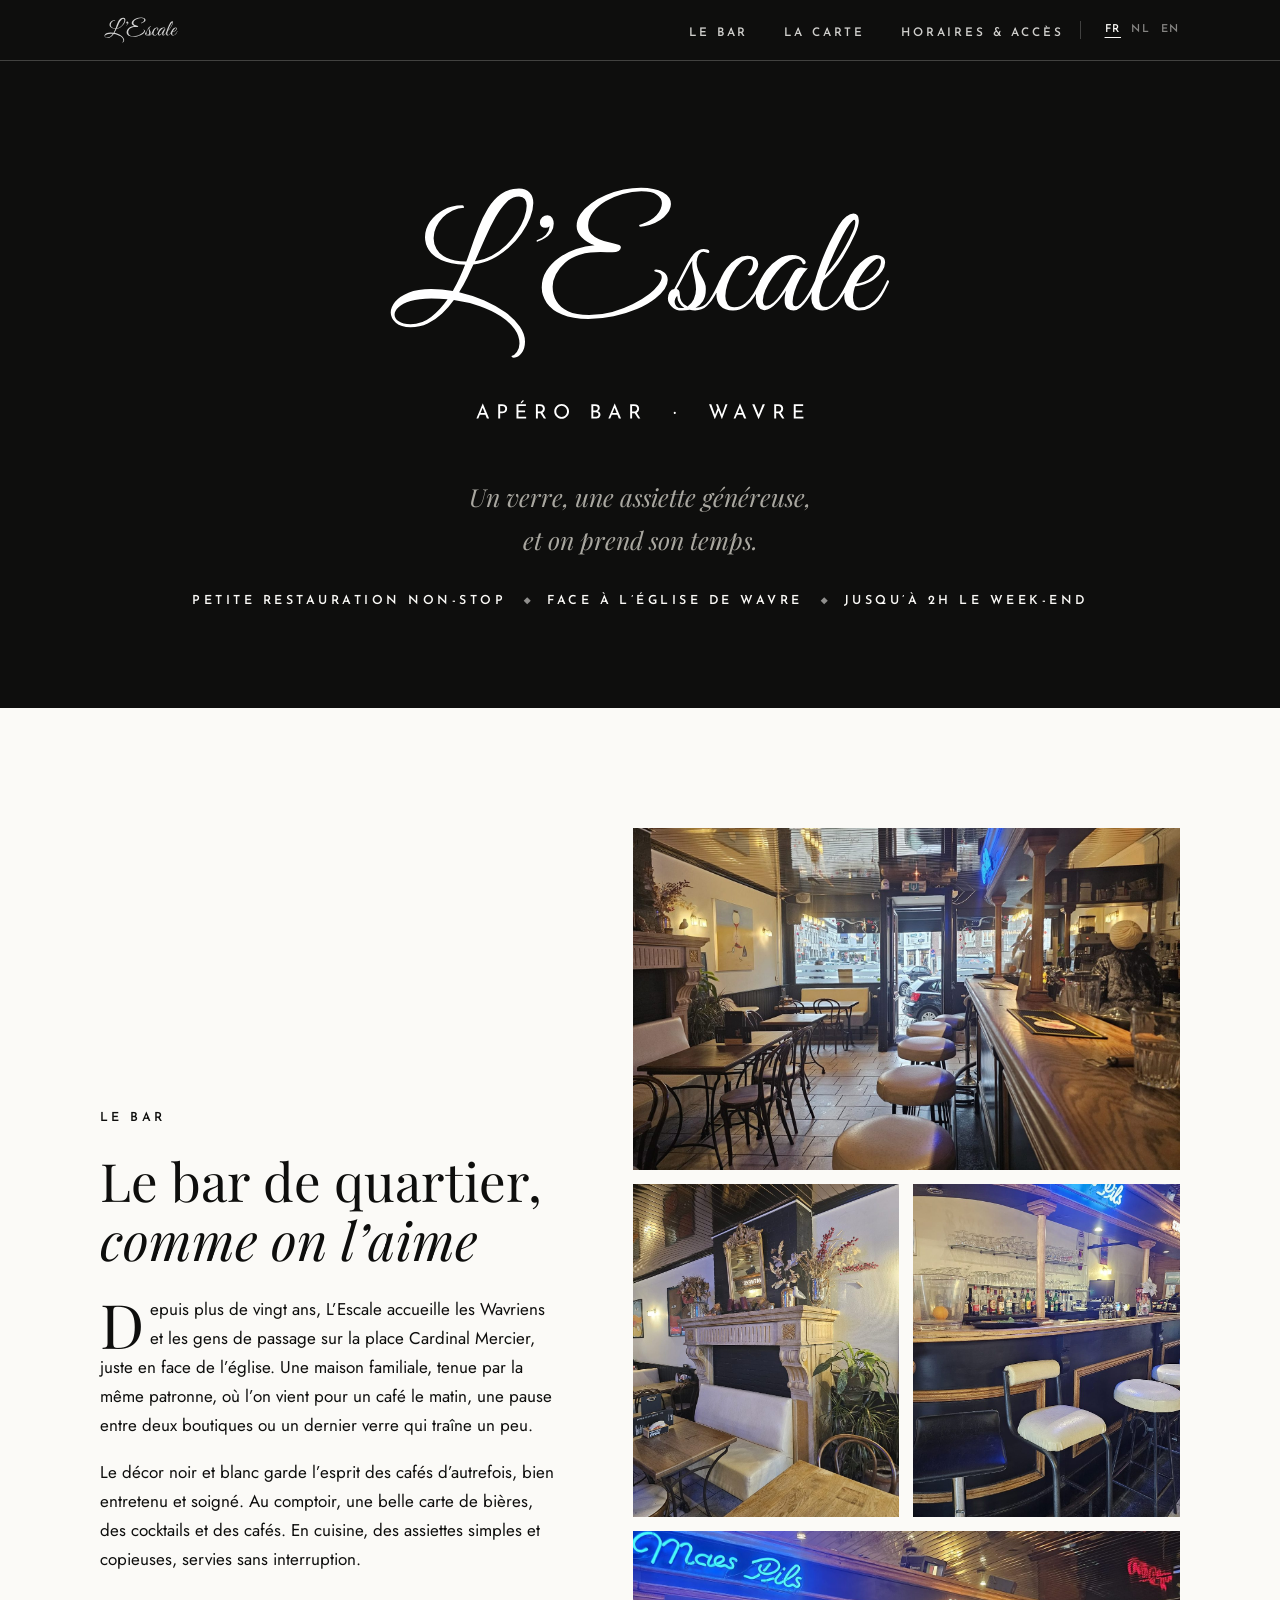
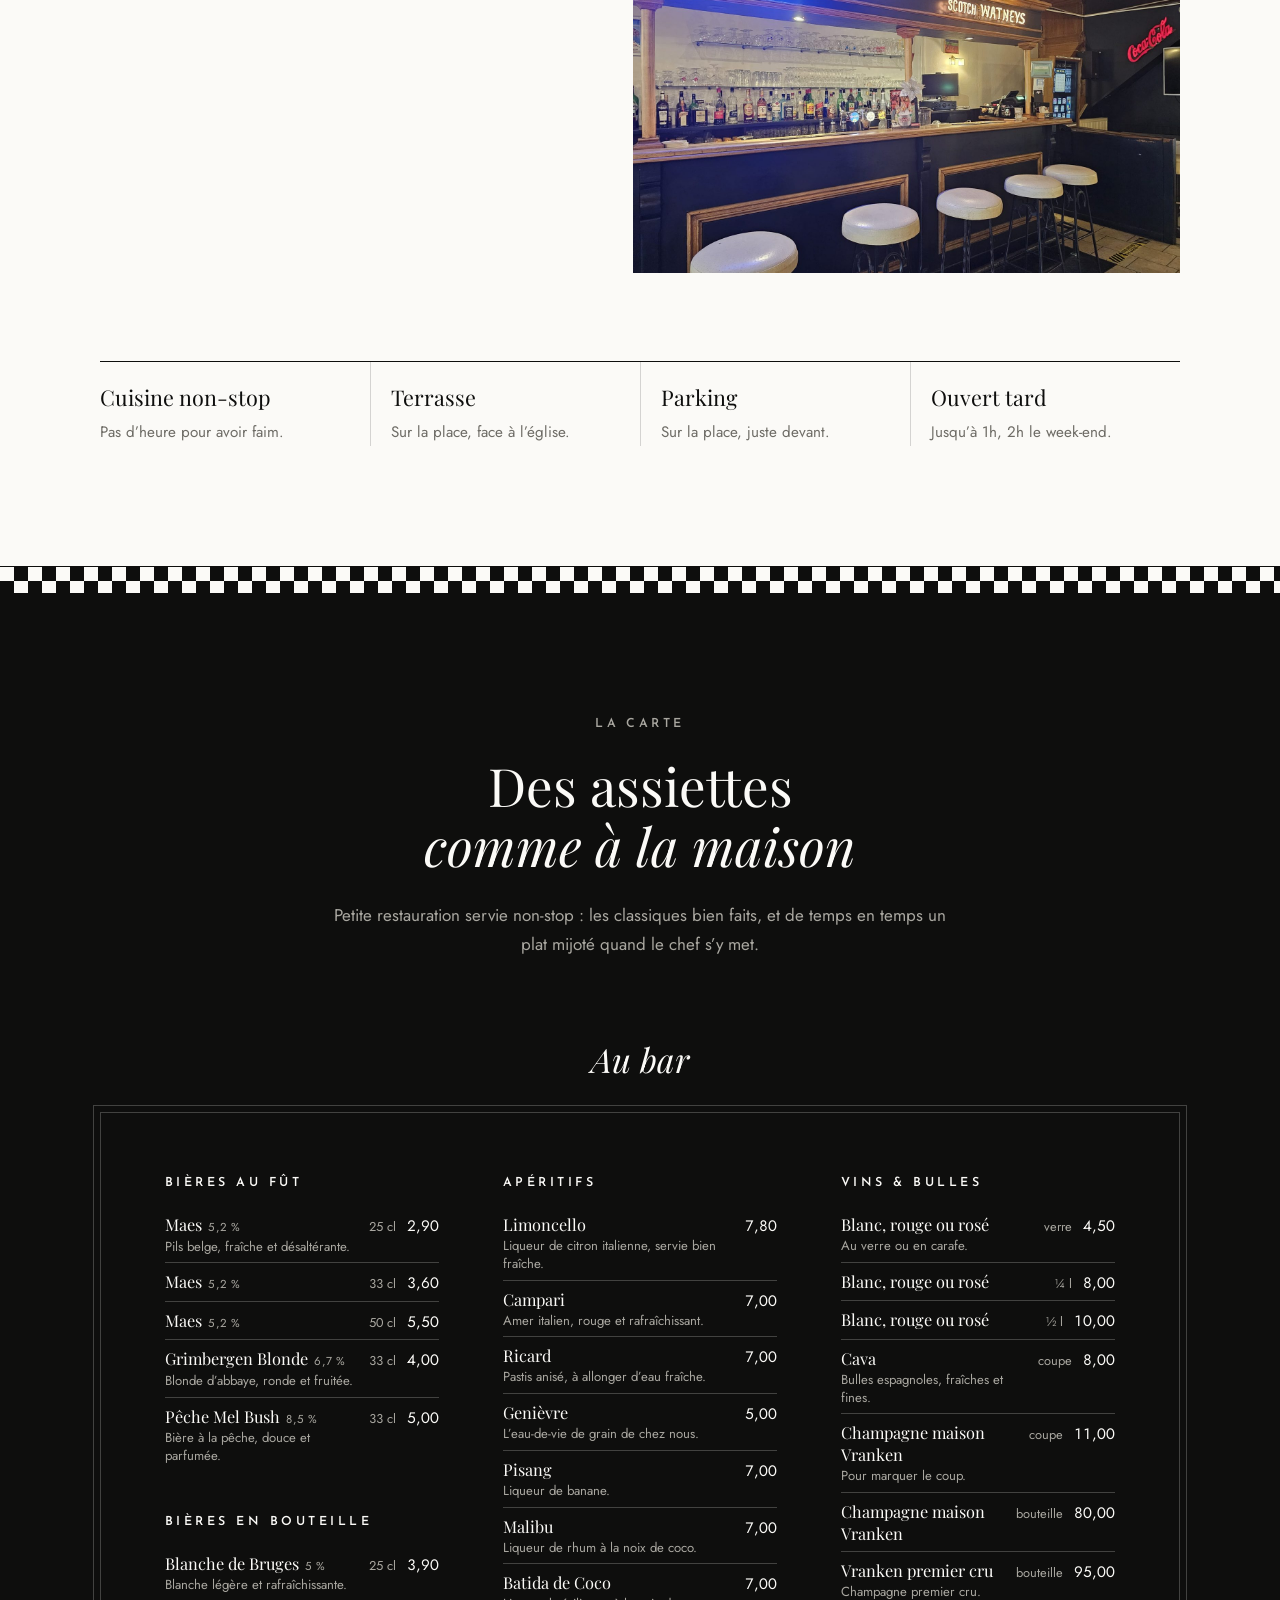
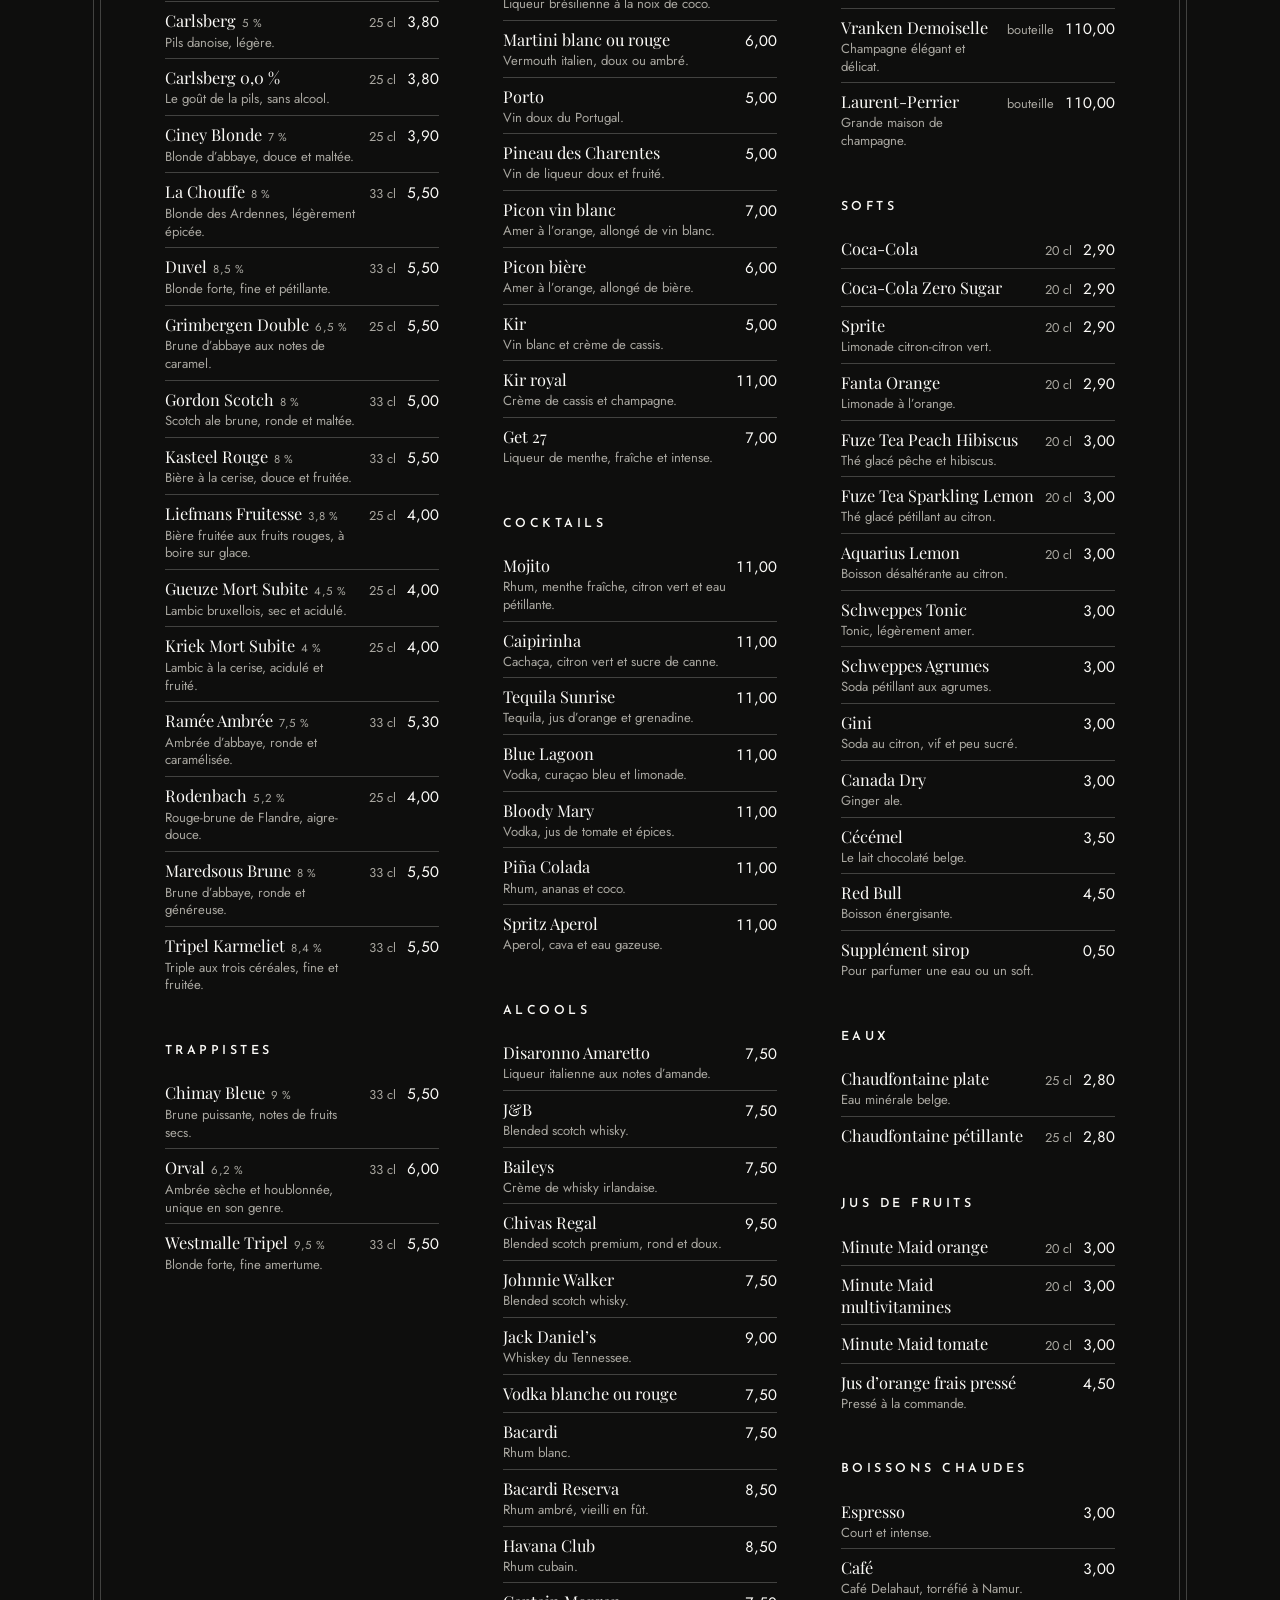
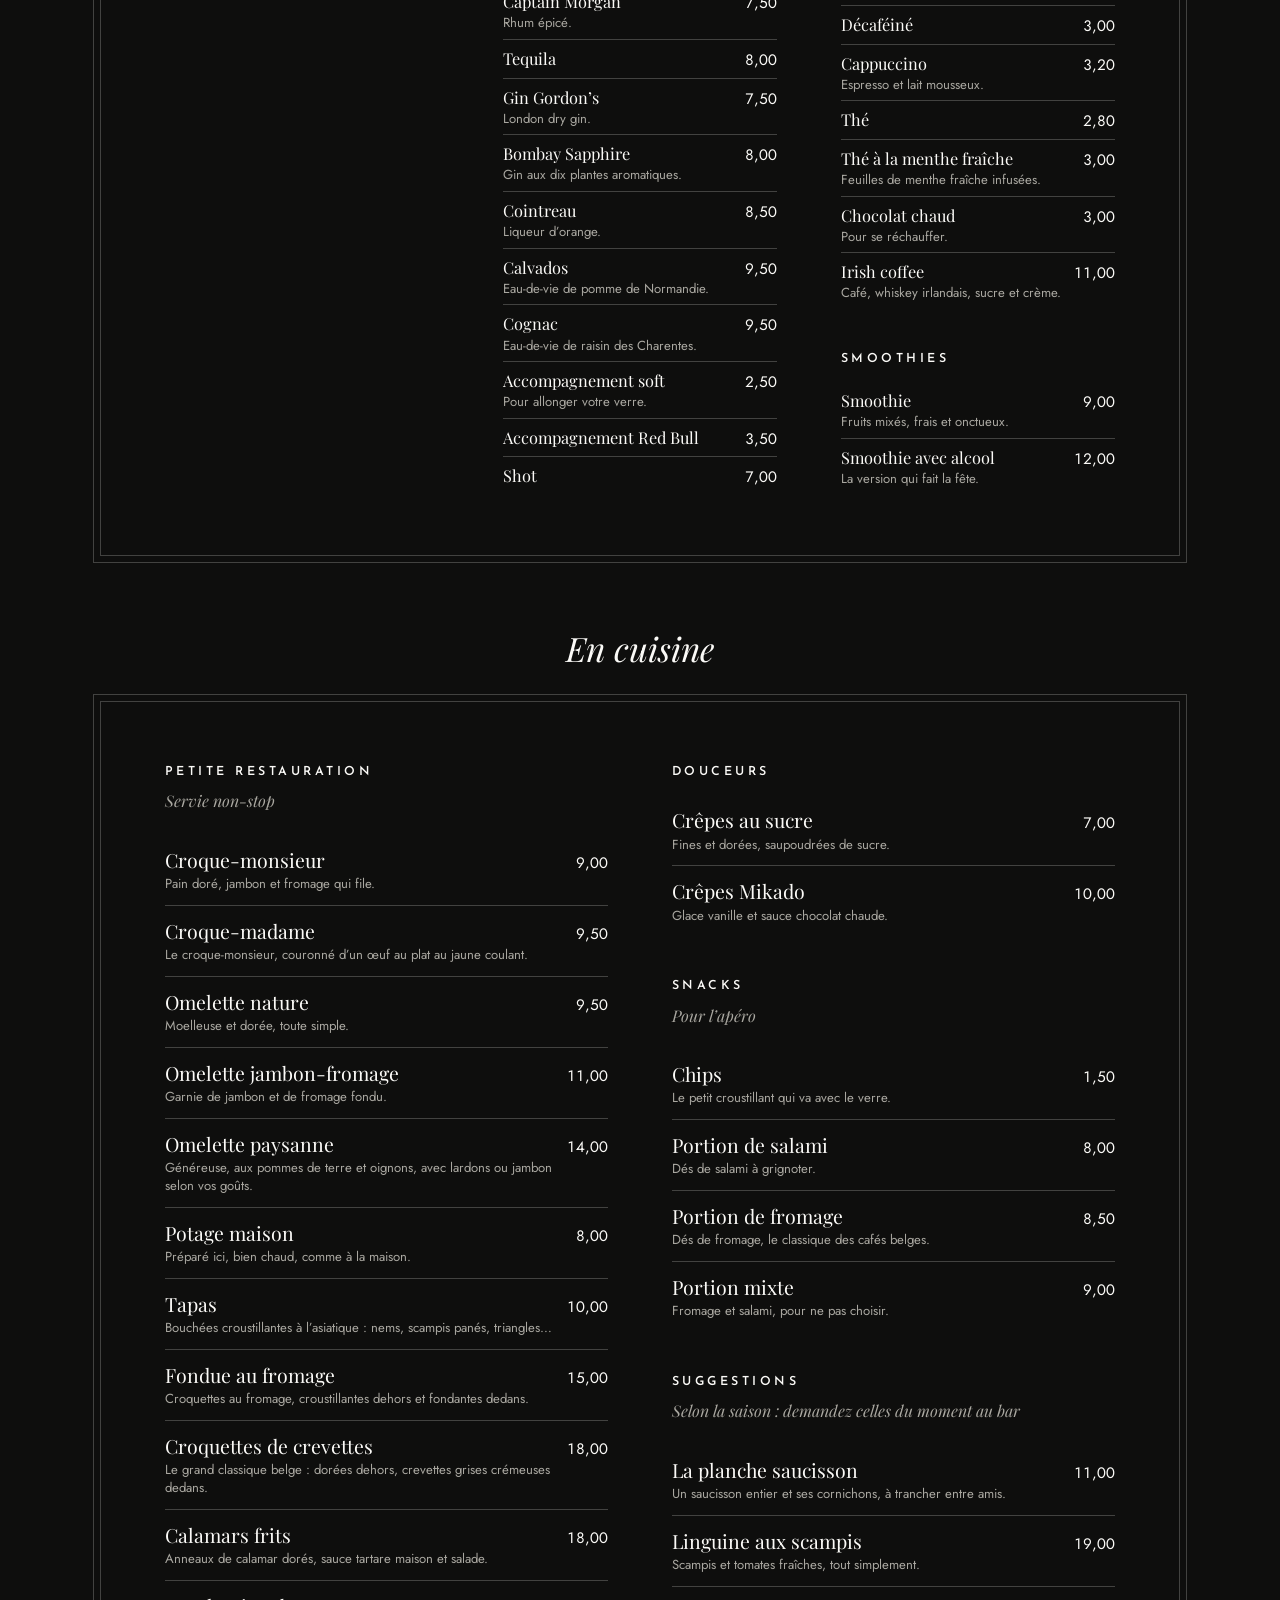
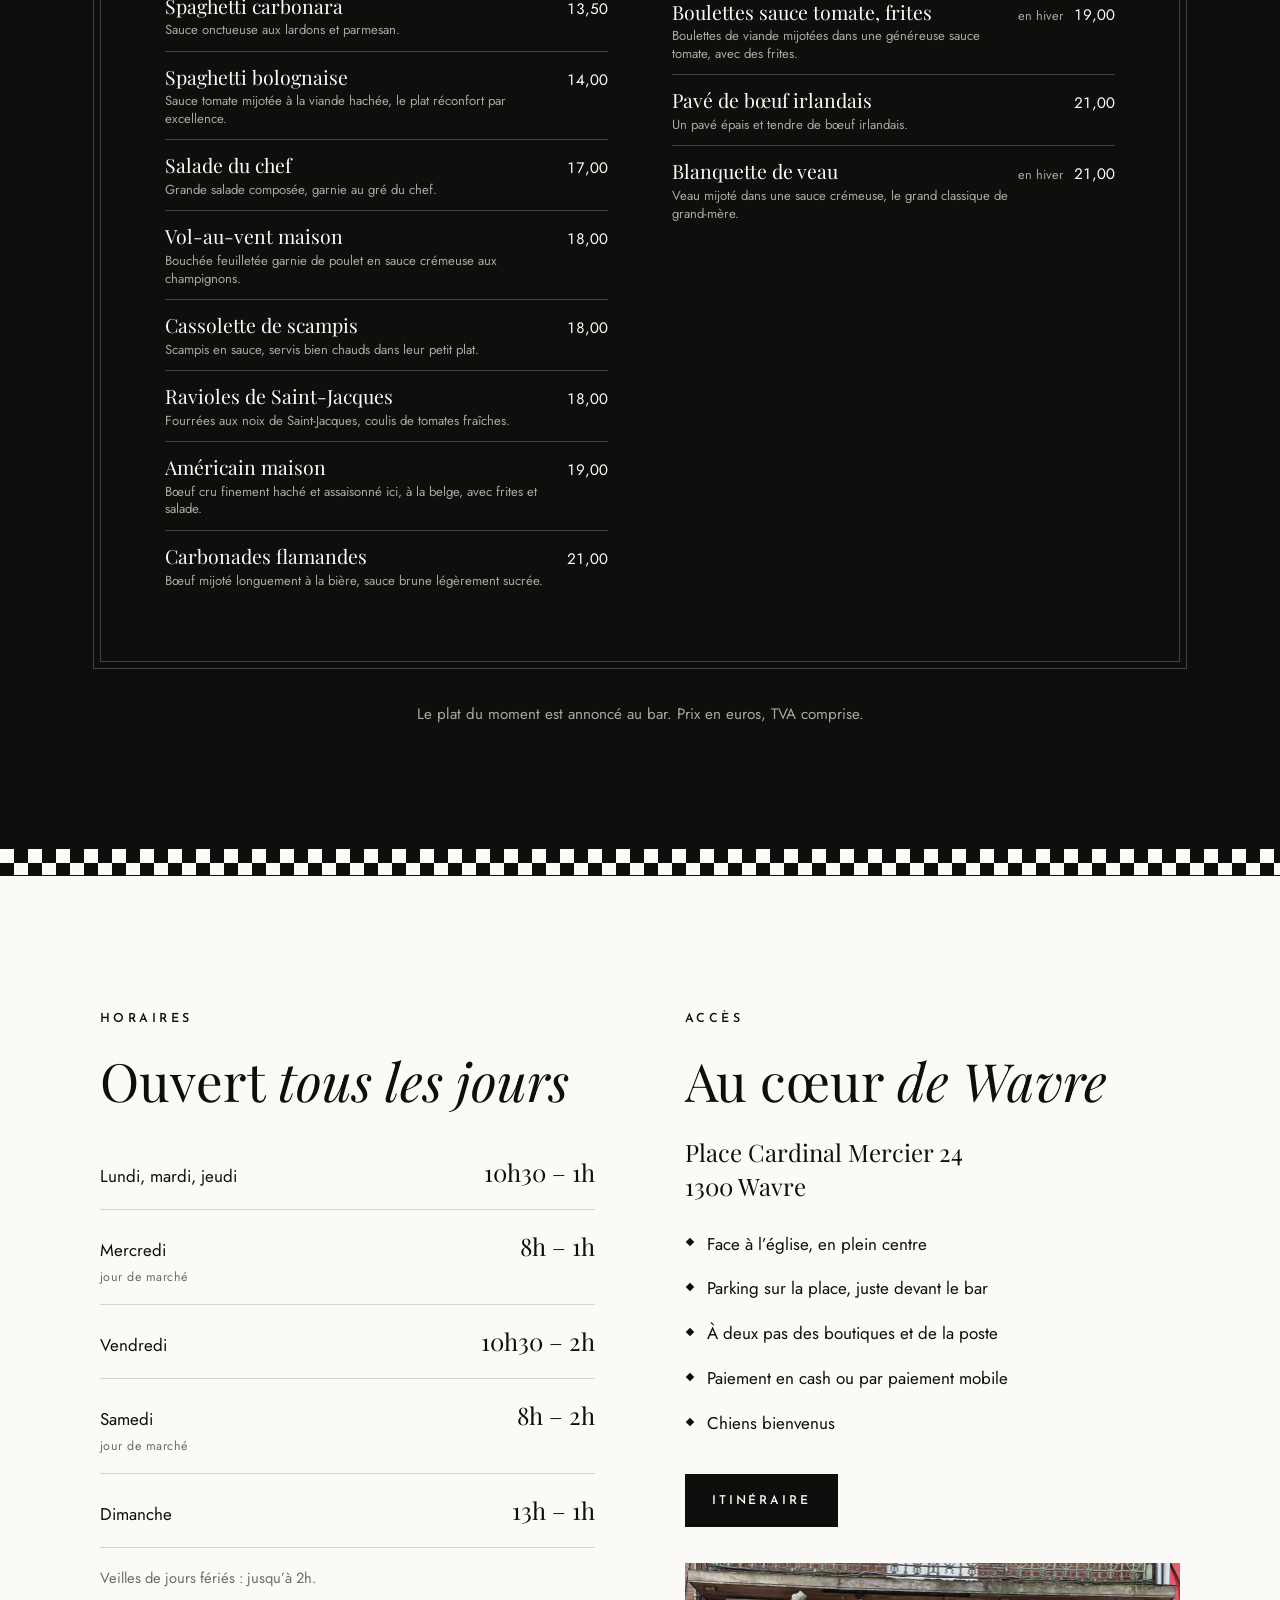
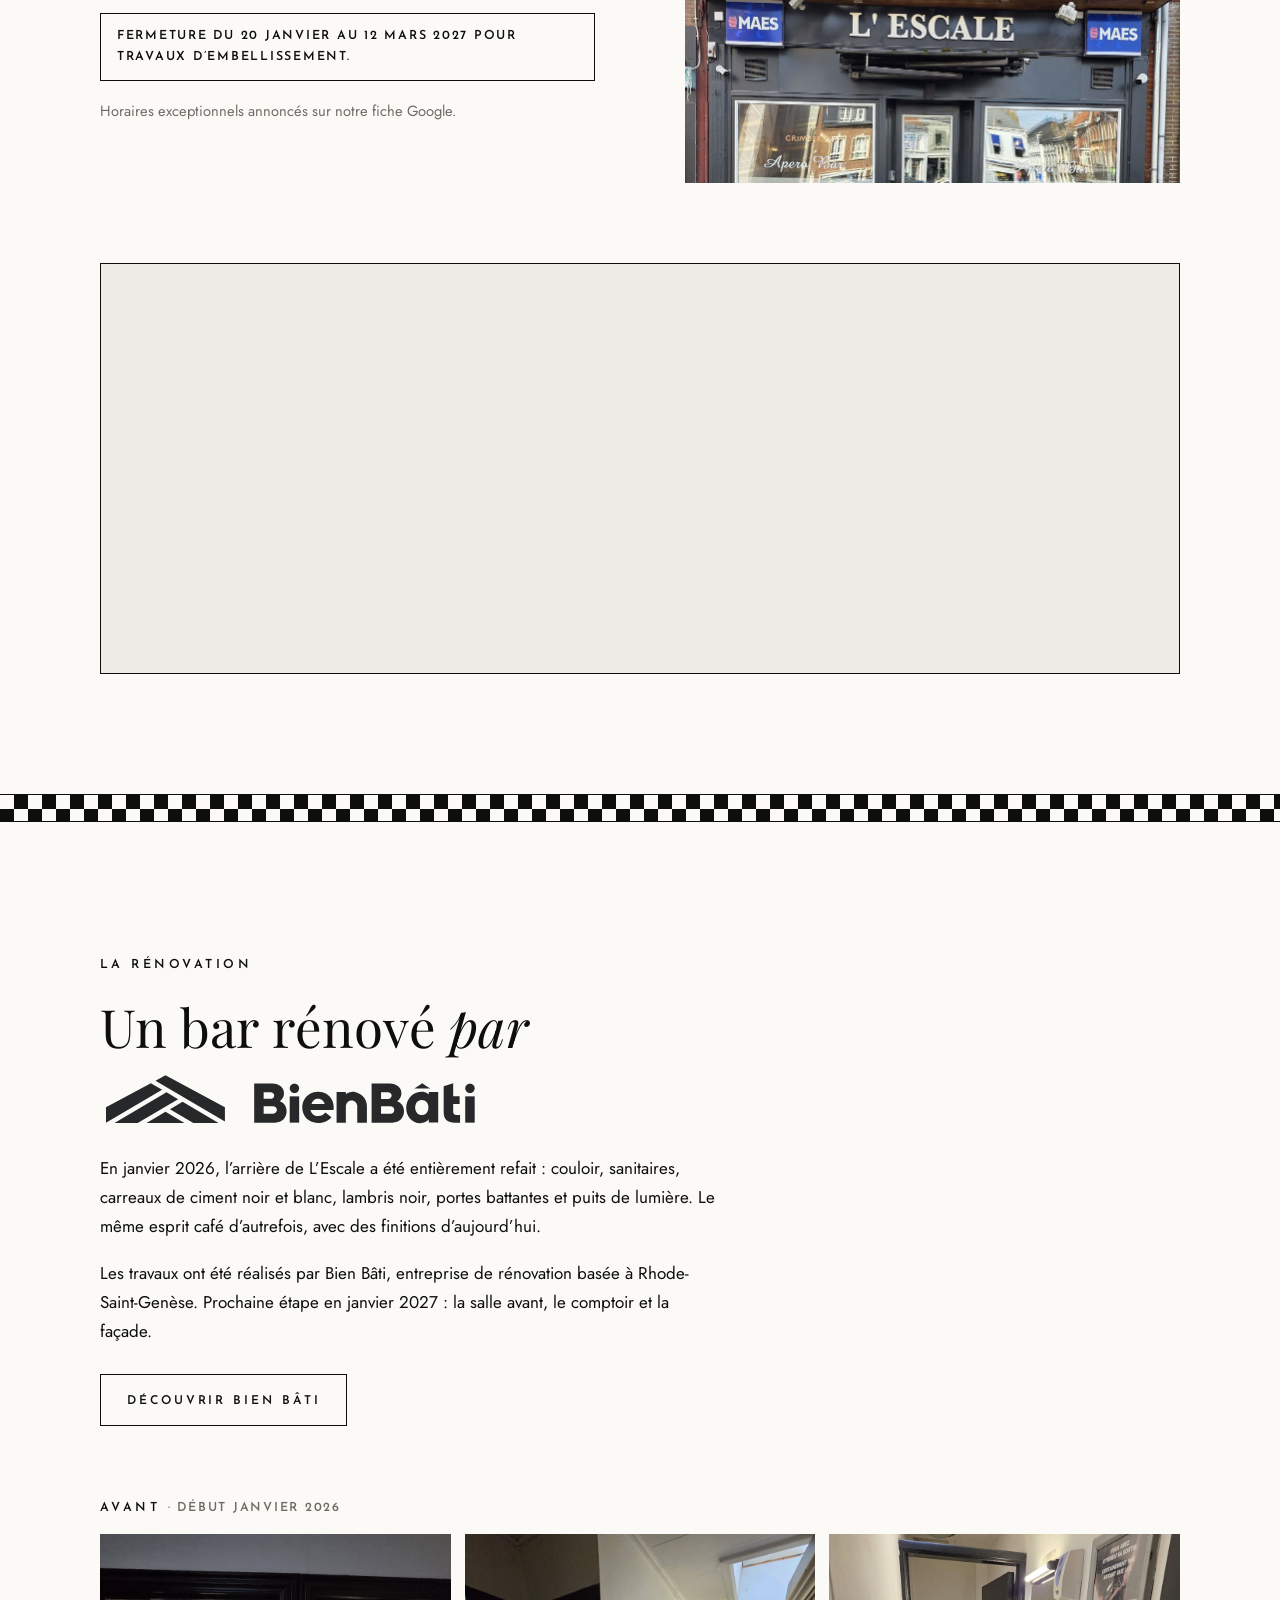
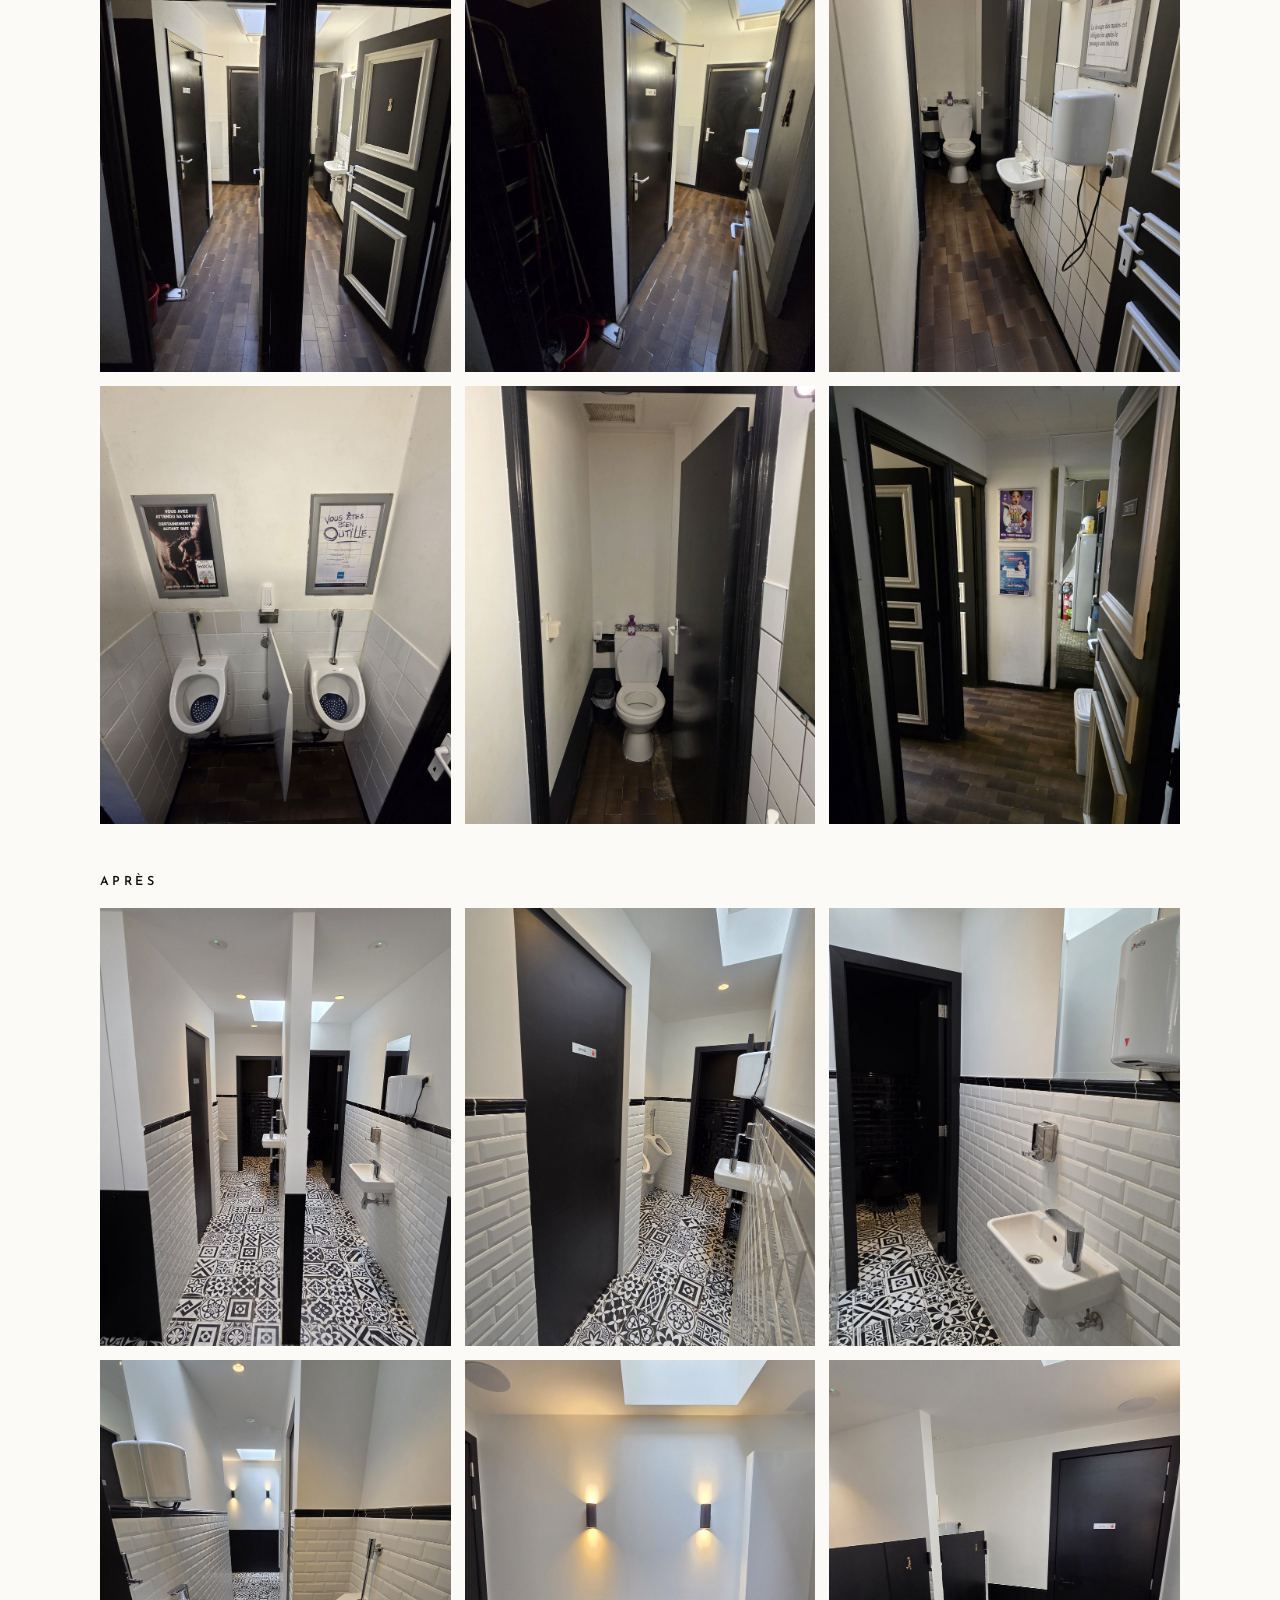
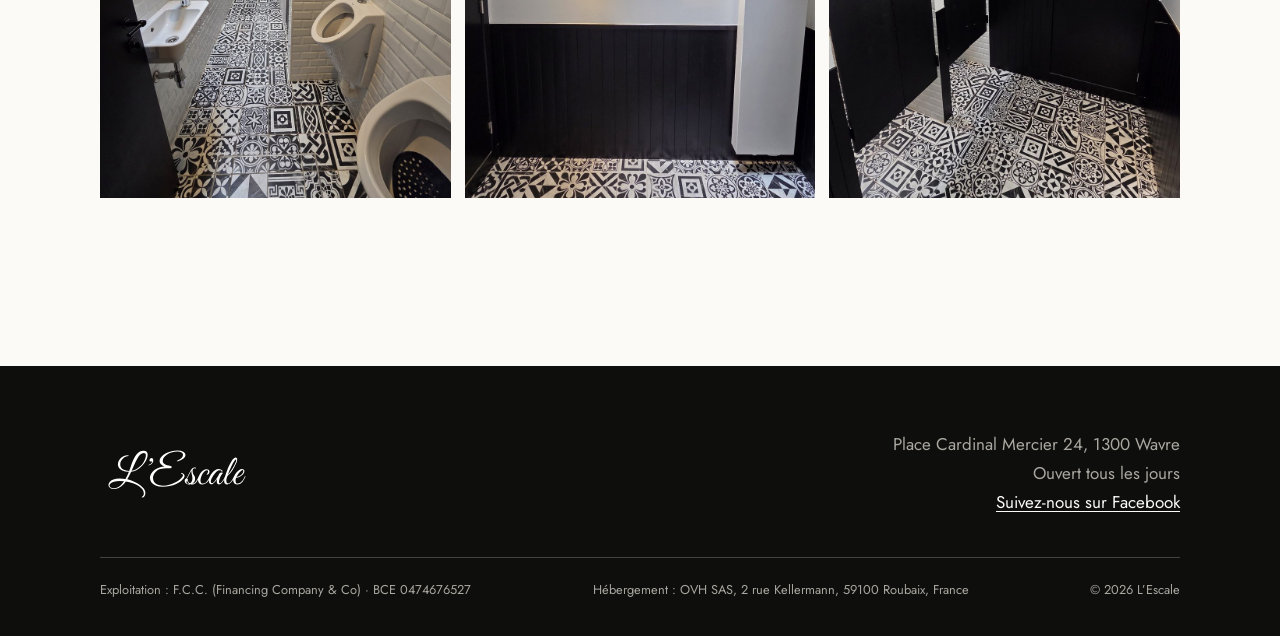
<file: index.html>
<!doctype html>
<html lang="fr-BE">
<head>
<meta charset="utf-8">
<meta name="viewport" content="width=device-width, initial-scale=1, viewport-fit=cover">
<title>L’Escale · Apéro bar à Wavre</title>
<meta name="description" content="L’Escale, apéro bar familial au centre de Wavre, place Cardinal Mercier face à l’église. Petite restauration non-stop, bières, cocktails, terrasse. Ouvert tous les jours jusqu’à 1h, 2h le week-end.">
<link rel="canonical" href="https://www.escale-wavre.be/">
<link rel="alternate" hreflang="fr-BE" href="https://www.escale-wavre.be/">
<link rel="alternate" hreflang="nl-BE" href="https://www.escale-wavre.be/nl/">
<link rel="alternate" hreflang="en" href="https://www.escale-wavre.be/en/">
<link rel="alternate" hreflang="x-default" href="https://www.escale-wavre.be/">
<link rel="icon" href="img/favicon.svg" type="image/svg+xml">
<meta property="og:type" content="website">
<meta property="og:title" content="L’Escale · Apéro bar à Wavre">
<meta property="og:description" content="Bar familial au centre de Wavre. Petite restauration non-stop, bières, cocktails, terrasse.">
<meta property="og:image" content="https://www.escale-wavre.be/img/partage.jpg?v=1">
<meta property="og:image:width" content="1200">
<meta property="og:image:height" content="630">
<meta property="og:image:alt" content="Logo de L’Escale, apéro bar à Wavre">
<meta name="twitter:card" content="summary_large_image">
<meta property="og:url" content="https://www.escale-wavre.be/">
<meta property="og:locale" content="fr_BE">
<meta name="theme-color" content="#0e0e0d">
<link rel="preload" href="fonts/playfair-display-latin-400-normal.woff2" as="font" type="font/woff2" crossorigin>
<link rel="stylesheet" href="css/style.css?v=15">
<script type="application/ld+json">
{
  "@context": "https://schema.org",
  "@type": "BarOrPub",
  "name": "L’Escale",
  "description": "Apéro bar familial avec petite restauration non-stop au centre de Wavre.",
  "url": "https://www.escale-wavre.be/",
  "logo": "https://www.escale-wavre.be/img/logo-great-vibes-mot-noir-sur-blanc.svg",
  "address": {
    "@type": "PostalAddress",
    "streetAddress": "Place Cardinal Mercier 24",
    "postalCode": "1300",
    "addressLocality": "Wavre",
    "addressCountry": "BE"
  },
  "image": "https://www.escale-wavre.be/img/photos/bar-salle.jpg",
  "paymentAccepted": "Cash, paiement mobile",
  "sameAs": ["https://www.facebook.com/profile.php?id=100067364105003"],
  "servesCuisine": "Cuisine belge familiale",
  "openingHoursSpecification": [
    { "@type": "OpeningHoursSpecification", "dayOfWeek": ["Monday", "Tuesday", "Thursday"], "opens": "10:30", "closes": "01:00" },
    { "@type": "OpeningHoursSpecification", "dayOfWeek": "Wednesday", "opens": "08:00", "closes": "01:00" },
    { "@type": "OpeningHoursSpecification", "dayOfWeek": "Friday", "opens": "10:30", "closes": "02:00" },
    { "@type": "OpeningHoursSpecification", "dayOfWeek": "Saturday", "opens": "08:00", "closes": "02:00" },
    { "@type": "OpeningHoursSpecification", "dayOfWeek": "Sunday", "opens": "13:00", "closes": "01:00" }
  ],
  "amenityFeature": [
    { "@type": "LocationFeatureSpecification", "name": "Terrasse", "value": true }
  ]
}
</script>
</head>
<body>

<nav class="nav" aria-label="Navigation principale">
  <div class="wrap">
    <a class="nav__logo" href="#haut" aria-label="L’Escale, retour en haut"><img src="img/logo-great-vibes-mot-blanc-transparent.svg" alt="L’Escale" width="160" height="34"></a>
    <ul>
      <li><a href="#le-bar">Le bar</a></li>
      <li><a href="#la-carte">La carte</a></li>
      <li><a href="#infos">Horaires &amp; accès</a></li>
    </ul>
    <p class="langues" aria-label="Choisir la langue"><a href="/" hreflang="fr" lang="fr" aria-current="page">FR</a><a href="/nl/" hreflang="nl" lang="nl">NL</a><a href="/en/" hreflang="en" lang="en">EN</a></p>
  </div>
</nav>

<header class="hero" id="haut">
  <div class="wrap">
    <h1 style="margin:0"><img class="hero__logo" src="img/logo-great-vibes-complet-blanc-transparent.svg" alt="L’Escale, apéro bar à Wavre" width="560" height="320"></h1>
    <p class="hero__accroche">Un verre, une assiette généreuse, et on prend son temps.</p>
    <ul class="hero__infos label">
      <li>Petite restauration non-stop</li>
      <li>Face à l’église de Wavre</li>
      <li>Jusqu’à 2h le week-end</li>
    </ul>
  </div>
</header>

<section id="le-bar">
  <div class="wrap">
    <div class="bar__grille">
      <div class="bar__texte">
        <p class="label">Le bar</p>
        <h2>Le bar de quartier, <em>comme on l’aime</em></h2>
        <p class="lettrine">Depuis plus de vingt ans, L’Escale accueille les Wavriens et les gens de passage sur la place Cardinal Mercier, juste en face de l’église. Une maison familiale, tenue par la même patronne, où l’on vient pour un café le matin, une pause entre deux boutiques ou un dernier verre qui traîne un peu.</p>
        <p>Le décor noir et blanc garde l’esprit des cafés d’autrefois, bien entretenu et soigné. Au comptoir, une belle carte de bières, des cocktails et des cafés. En cuisine, des assiettes simples et copieuses, servies sans interruption.</p>
      </div>
      <div class="bar__photos">
        <figure class="photo"><img src="img/photos/bar-salle.jpg" alt="La salle de L’Escale, le comptoir en bois et la vitrine sur la place" width="1600" height="1000" loading="lazy"></figure>
        <figure class="photo"><img src="img/photos/bar-cheminee.jpg" alt="La cheminée et sa banquette" width="900" height="1125" loading="lazy"></figure>
        <figure class="photo"><img src="img/photos/bar-comptoir.jpg" alt="Le comptoir et ses tabourets" width="900" height="1125" loading="lazy"></figure>
        <figure class="photo"><img src="img/photos/bar-maes.jpg" alt="Le comptoir, l’enseigne Maes Pils et les bouteilles" width="1600" height="1000" loading="lazy"></figure>
      </div>
    </div>

    <ul class="atouts">
      <li><strong>Cuisine non-stop</strong><span>Pas d’heure pour avoir faim.</span></li>
      <li><strong>Terrasse</strong><span>Sur la place, face à l’église.</span></li>
      <li><strong>Parking</strong><span>Sur la place, juste devant.</span></li>
      <li><strong>Ouvert tard</strong><span>Jusqu’à 1h, 2h le week-end.</span></li>
    </ul>
  </div>
</section>

<div class="damier" role="presentation"></div>

<section class="sombre" id="la-carte">
  <div class="wrap">
    <div class="carte__tete">
      <p class="label">La carte</p>
      <h2>Des assiettes <em>comme à la maison</em></h2>
      <p>Petite restauration servie non-stop : les classiques bien faits, et de temps en temps un plat mijoté quand le chef s’y met.</p>
    </div>

    <!-- CARTE -->
    <h3 class="carte__partie">Au bar</h3>
    <div class="carte__cadre carte__cadre--bar">
    <div class="rubrique rubrique--compacte"><h4>Bières au fût</h4><ul><li><span>Maes <i class="deg">5,2 %</i><em>Pils belge, fraîche et désaltérante.</em></span><b><small>25 cl</small> 2,90</b></li><li><span>Maes <i class="deg">5,2 %</i></span><b><small>33 cl</small> 3,60</b></li><li><span>Maes <i class="deg">5,2 %</i></span><b><small>50 cl</small> 5,50</b></li><li><span>Grimbergen Blonde <i class="deg">6,7 %</i><em>Blonde d’abbaye, ronde et fruitée.</em></span><b><small>33 cl</small> 4,00</b></li><li><span>Pêche Mel Bush <i class="deg">8,5 %</i><em>Bière à la pêche, douce et parfumée.</em></span><b><small>33 cl</small> 5,00</b></li></ul></div>
    <div class="rubrique rubrique--compacte"><h4>Bières en bouteille</h4><ul><li><span>Blanche de Bruges <i class="deg">5 %</i><em>Blanche légère et rafraîchissante.</em></span><b><small>25 cl</small> 3,90</b></li><li><span>Carlsberg <i class="deg">5 %</i><em>Pils danoise, légère.</em></span><b><small>25 cl</small> 3,80</b></li><li><span>Carlsberg 0,0 %<em>Le goût de la pils, sans alcool.</em></span><b><small>25 cl</small> 3,80</b></li><li><span>Ciney Blonde <i class="deg">7 %</i><em>Blonde d’abbaye, douce et maltée.</em></span><b><small>25 cl</small> 3,90</b></li><li><span>La Chouffe <i class="deg">8 %</i><em>Blonde des Ardennes, légèrement épicée.</em></span><b><small>33 cl</small> 5,50</b></li><li><span>Duvel <i class="deg">8,5 %</i><em>Blonde forte, fine et pétillante.</em></span><b><small>33 cl</small> 5,50</b></li><li><span>Grimbergen Double <i class="deg">6,5 %</i><em>Brune d’abbaye aux notes de caramel.</em></span><b><small>25 cl</small> 5,50</b></li><li><span>Gordon Scotch <i class="deg">8 %</i><em>Scotch ale brune, ronde et maltée.</em></span><b><small>33 cl</small> 5,00</b></li><li><span>Kasteel Rouge <i class="deg">8 %</i><em>Bière à la cerise, douce et fruitée.</em></span><b><small>33 cl</small> 5,50</b></li><li><span>Liefmans Fruitesse <i class="deg">3,8 %</i><em>Bière fruitée aux fruits rouges, à boire sur glace.</em></span><b><small>25 cl</small> 4,00</b></li><li><span>Gueuze Mort Subite <i class="deg">4,5 %</i><em>Lambic bruxellois, sec et acidulé.</em></span><b><small>25 cl</small> 4,00</b></li><li><span>Kriek Mort Subite <i class="deg">4 %</i><em>Lambic à la cerise, acidulé et fruité.</em></span><b><small>25 cl</small> 4,00</b></li><li><span>Ramée Ambrée <i class="deg">7,5 %</i><em>Ambrée d’abbaye, ronde et caramélisée.</em></span><b><small>33 cl</small> 5,30</b></li><li><span>Rodenbach <i class="deg">5,2 %</i><em>Rouge-brune de Flandre, aigre-douce.</em></span><b><small>25 cl</small> 4,00</b></li><li><span>Maredsous Brune <i class="deg">8 %</i><em>Brune d’abbaye, ronde et généreuse.</em></span><b><small>33 cl</small> 5,50</b></li><li><span>Tripel Karmeliet <i class="deg">8,4 %</i><em>Triple aux trois céréales, fine et fruitée.</em></span><b><small>33 cl</small> 5,50</b></li></ul></div>
    <div class="rubrique rubrique--compacte"><h4>Trappistes</h4><ul><li><span>Chimay Bleue <i class="deg">9 %</i><em>Brune puissante, notes de fruits secs.</em></span><b><small>33 cl</small> 5,50</b></li><li><span>Orval <i class="deg">6,2 %</i><em>Ambrée sèche et houblonnée, unique en son genre.</em></span><b><small>33 cl</small> 6,00</b></li><li><span>Westmalle Tripel <i class="deg">9,5 %</i><em>Blonde forte, fine amertume.</em></span><b><small>33 cl</small> 5,50</b></li></ul></div>
    <div class="rubrique rubrique--compacte"><h4>Apéritifs</h4><ul><li><span>Limoncello<em>Liqueur de citron italienne, servie bien fraîche.</em></span><b>7,80</b></li><li><span>Campari<em>Amer italien, rouge et rafraîchissant.</em></span><b>7,00</b></li><li><span>Ricard<em>Pastis anisé, à allonger d’eau fraîche.</em></span><b>7,00</b></li><li><span>Genièvre<em>L’eau-de-vie de grain de chez nous.</em></span><b>5,00</b></li><li><span>Pisang<em>Liqueur de banane.</em></span><b>7,00</b></li><li><span>Malibu<em>Liqueur de rhum à la noix de coco.</em></span><b>7,00</b></li><li><span>Batida de Coco<em>Liqueur brésilienne à la noix de coco.</em></span><b>7,00</b></li><li><span>Martini blanc ou rouge<em>Vermouth italien, doux ou ambré.</em></span><b>6,00</b></li><li><span>Porto<em>Vin doux du Portugal.</em></span><b>5,00</b></li><li><span>Pineau des Charentes<em>Vin de liqueur doux et fruité.</em></span><b>5,00</b></li><li><span>Picon vin blanc<em>Amer à l’orange, allongé de vin blanc.</em></span><b>7,00</b></li><li><span>Picon bière<em>Amer à l’orange, allongé de bière.</em></span><b>6,00</b></li><li><span>Kir<em>Vin blanc et crème de cassis.</em></span><b>5,00</b></li><li><span>Kir royal<em>Crème de cassis et champagne.</em></span><b>11,00</b></li><li><span>Get 27<em>Liqueur de menthe, fraîche et intense.</em></span><b>7,00</b></li></ul></div>
    <div class="rubrique rubrique--compacte"><h4>Cocktails</h4><ul><li><span>Mojito<em>Rhum, menthe fraîche, citron vert et eau pétillante.</em></span><b>11,00</b></li><li><span>Caipirinha<em>Cachaça, citron vert et sucre de canne.</em></span><b>11,00</b></li><li><span>Tequila Sunrise<em>Tequila, jus d’orange et grenadine.</em></span><b>11,00</b></li><li><span>Blue Lagoon<em>Vodka, curaçao bleu et limonade.</em></span><b>11,00</b></li><li><span>Bloody Mary<em>Vodka, jus de tomate et épices.</em></span><b>11,00</b></li><li><span>Piña Colada<em>Rhum, ananas et coco.</em></span><b>11,00</b></li><li><span>Spritz Aperol<em>Aperol, cava et eau gazeuse.</em></span><b>11,00</b></li></ul></div>
    <div class="rubrique rubrique--compacte"><h4>Alcools</h4><ul><li><span>Disaronno Amaretto<em>Liqueur italienne aux notes d’amande.</em></span><b>7,50</b></li><li><span>J&amp;B<em>Blended scotch whisky.</em></span><b>7,50</b></li><li><span>Baileys<em>Crème de whisky irlandaise.</em></span><b>7,50</b></li><li><span>Chivas Regal<em>Blended scotch premium, rond et doux.</em></span><b>9,50</b></li><li><span>Johnnie Walker<em>Blended scotch whisky.</em></span><b>7,50</b></li><li><span>Jack Daniel’s<em>Whiskey du Tennessee.</em></span><b>9,00</b></li><li><span>Vodka blanche ou rouge</span><b>7,50</b></li><li><span>Bacardi<em>Rhum blanc.</em></span><b>7,50</b></li><li><span>Bacardi Reserva<em>Rhum ambré, vieilli en fût.</em></span><b>8,50</b></li><li><span>Havana Club<em>Rhum cubain.</em></span><b>8,50</b></li><li><span>Captain Morgan<em>Rhum épicé.</em></span><b>7,50</b></li><li><span>Tequila</span><b>8,00</b></li><li><span>Gin Gordon’s<em>London dry gin.</em></span><b>7,50</b></li><li><span>Bombay Sapphire<em>Gin aux dix plantes aromatiques.</em></span><b>8,00</b></li><li><span>Cointreau<em>Liqueur d’orange.</em></span><b>8,50</b></li><li><span>Calvados<em>Eau-de-vie de pomme de Normandie.</em></span><b>9,50</b></li><li><span>Cognac<em>Eau-de-vie de raisin des Charentes.</em></span><b>9,50</b></li><li><span>Accompagnement soft<em>Pour allonger votre verre.</em></span><b>2,50</b></li><li><span>Accompagnement Red Bull</span><b>3,50</b></li><li><span>Shot</span><b>7,00</b></li></ul></div>
    <div class="rubrique rubrique--compacte"><h4>Vins & bulles</h4><ul><li><span>Blanc, rouge ou rosé<em>Au verre ou en carafe.</em></span><b><small>verre</small> 4,50</b></li><li><span>Blanc, rouge ou rosé</span><b><small>¼ l</small> 8,00</b></li><li><span>Blanc, rouge ou rosé</span><b><small>½ l</small> 10,00</b></li><li><span>Cava<em>Bulles espagnoles, fraîches et fines.</em></span><b><small>coupe</small> 8,00</b></li><li><span>Champagne maison Vranken<em>Pour marquer le coup.</em></span><b><small>coupe</small> 11,00</b></li><li><span>Champagne maison Vranken</span><b><small>bouteille</small> 80,00</b></li><li><span>Vranken premier cru<em>Champagne premier cru.</em></span><b><small>bouteille</small> 95,00</b></li><li><span>Vranken Demoiselle<em>Champagne élégant et délicat.</em></span><b><small>bouteille</small> 110,00</b></li><li><span>Laurent-Perrier<em>Grande maison de champagne.</em></span><b><small>bouteille</small> 110,00</b></li></ul></div>
    <div class="rubrique rubrique--compacte"><h4>Softs</h4><ul><li><span>Coca-Cola</span><b><small>20 cl</small> 2,90</b></li><li><span>Coca-Cola Zero Sugar</span><b><small>20 cl</small> 2,90</b></li><li><span>Sprite<em>Limonade citron-citron vert.</em></span><b><small>20 cl</small> 2,90</b></li><li><span>Fanta Orange<em>Limonade à l’orange.</em></span><b><small>20 cl</small> 2,90</b></li><li><span>Fuze Tea Peach Hibiscus<em>Thé glacé pêche et hibiscus.</em></span><b><small>20 cl</small> 3,00</b></li><li><span>Fuze Tea Sparkling Lemon<em>Thé glacé pétillant au citron.</em></span><b><small>20 cl</small> 3,00</b></li><li><span>Aquarius Lemon<em>Boisson désaltérante au citron.</em></span><b><small>20 cl</small> 3,00</b></li><li><span>Schweppes Tonic<em>Tonic, légèrement amer.</em></span><b>3,00</b></li><li><span>Schweppes Agrumes<em>Soda pétillant aux agrumes.</em></span><b>3,00</b></li><li><span>Gini<em>Soda au citron, vif et peu sucré.</em></span><b>3,00</b></li><li><span>Canada Dry<em>Ginger ale.</em></span><b>3,00</b></li><li><span>Cécémel<em>Le lait chocolaté belge.</em></span><b>3,50</b></li><li><span>Red Bull<em>Boisson énergisante.</em></span><b>4,50</b></li><li><span>Supplément sirop<em>Pour parfumer une eau ou un soft.</em></span><b>0,50</b></li></ul></div>
    <div class="rubrique rubrique--compacte"><h4>Eaux</h4><ul><li><span>Chaudfontaine plate<em>Eau minérale belge.</em></span><b><small>25 cl</small> 2,80</b></li><li><span>Chaudfontaine pétillante</span><b><small>25 cl</small> 2,80</b></li></ul></div>
    <div class="rubrique rubrique--compacte"><h4>Jus de fruits</h4><ul><li><span>Minute Maid orange</span><b><small>20 cl</small> 3,00</b></li><li><span>Minute Maid multivitamines</span><b><small>20 cl</small> 3,00</b></li><li><span>Minute Maid tomate</span><b><small>20 cl</small> 3,00</b></li><li><span>Jus d’orange frais pressé<em>Pressé à la commande.</em></span><b>4,50</b></li></ul></div>
    <div class="rubrique rubrique--compacte"><h4>Boissons chaudes</h4><ul><li><span>Espresso<em>Court et intense.</em></span><b>3,00</b></li><li><span>Café<em>Café Delahaut, torréfié à Namur.</em></span><b>3,00</b></li><li><span>Décaféiné</span><b>3,00</b></li><li><span>Cappuccino<em>Espresso et lait mousseux.</em></span><b>3,20</b></li><li><span>Thé</span><b>2,80</b></li><li><span>Thé à la menthe fraîche<em>Feuilles de menthe fraîche infusées.</em></span><b>3,00</b></li><li><span>Chocolat chaud<em>Pour se réchauffer.</em></span><b>3,00</b></li><li><span>Irish coffee<em>Café, whiskey irlandais, sucre et crème.</em></span><b>11,00</b></li></ul></div>
    <div class="rubrique rubrique--compacte"><h4>Smoothies</h4><ul><li><span>Smoothie<em>Fruits mixés, frais et onctueux.</em></span><b>9,00</b></li><li><span>Smoothie avec alcool<em>La version qui fait la fête.</em></span><b>12,00</b></li></ul></div>
    </div>
    <h3 class="carte__partie">En cuisine</h3>
    <div class="carte__cadre carte__cadre--cuisine">
    <div class="rubrique"><h4>Petite restauration</h4><p class="quand">Servie non-stop</p><ul><li><span>Croque-monsieur<em>Pain doré, jambon et fromage qui file.</em></span><b>9,00</b></li><li><span>Croque-madame<em>Le croque-monsieur, couronné d’un œuf au plat au jaune coulant.</em></span><b>9,50</b></li><li><span>Omelette nature<em>Moelleuse et dorée, toute simple.</em></span><b>9,50</b></li><li><span>Omelette jambon-fromage<em>Garnie de jambon et de fromage fondu.</em></span><b>11,00</b></li><li><span>Omelette paysanne<em>Généreuse, aux pommes de terre et oignons, avec lardons ou jambon selon vos goûts.</em></span><b>14,00</b></li><li><span>Potage maison<em>Préparé ici, bien chaud, comme à la maison.</em></span><b>8,00</b></li><li><span>Tapas<em>Bouchées croustillantes à l’asiatique : nems, scampis panés, triangles…</em></span><b>10,00</b></li><li><span>Fondue au fromage<em>Croquettes au fromage, croustillantes dehors et fondantes dedans.</em></span><b>15,00</b></li><li><span>Croquettes de crevettes<em>Le grand classique belge : dorées dehors, crevettes grises crémeuses dedans.</em></span><b>18,00</b></li><li><span>Calamars frits<em>Anneaux de calamar dorés, sauce tartare maison et salade.</em></span><b>18,00</b></li><li><span>Spaghetti carbonara<em>Sauce onctueuse aux lardons et parmesan.</em></span><b>13,50</b></li><li><span>Spaghetti bolognaise<em>Sauce tomate mijotée à la viande hachée, le plat réconfort par excellence.</em></span><b>14,00</b></li><li><span>Salade du chef<em>Grande salade composée, garnie au gré du chef.</em></span><b>17,00</b></li><li><span>Vol-au-vent maison<em>Bouchée feuilletée garnie de poulet en sauce crémeuse aux champignons.</em></span><b>18,00</b></li><li><span>Cassolette de scampis<em>Scampis en sauce, servis bien chauds dans leur petit plat.</em></span><b>18,00</b></li><li><span>Ravioles de Saint-Jacques<em>Fourrées aux noix de Saint-Jacques, coulis de tomates fraîches.</em></span><b>18,00</b></li><li><span>Américain maison<em>Bœuf cru finement haché et assaisonné ici, à la belge, avec frites et salade.</em></span><b>19,00</b></li><li><span>Carbonades flamandes<em>Bœuf mijoté longuement à la bière, sauce brune légèrement sucrée.</em></span><b>21,00</b></li></ul></div>
    <div class="rubrique"><h4>Douceurs</h4><ul><li><span>Crêpes au sucre<em>Fines et dorées, saupoudrées de sucre.</em></span><b>7,00</b></li><li><span>Crêpes Mikado<em>Glace vanille et sauce chocolat chaude.</em></span><b>10,00</b></li></ul></div>
    <div class="rubrique"><h4>Snacks</h4><p class="quand">Pour l’apéro</p><ul><li><span>Chips<em>Le petit croustillant qui va avec le verre.</em></span><b>1,50</b></li><li><span>Portion de salami<em>Dés de salami à grignoter.</em></span><b>8,00</b></li><li><span>Portion de fromage<em>Dés de fromage, le classique des cafés belges.</em></span><b>8,50</b></li><li><span>Portion mixte<em>Fromage et salami, pour ne pas choisir.</em></span><b>9,00</b></li></ul></div>
    <div class="rubrique"><h4>Suggestions</h4><p class="quand">Selon la saison : demandez celles du moment au bar</p><ul><li><span>La planche saucisson<em>Un saucisson entier et ses cornichons, à trancher entre amis.</em></span><b>11,00</b></li><li><span>Linguine aux scampis<em>Scampis et tomates fraîches, tout simplement.</em></span><b>19,00</b></li><li><span>Boulettes sauce tomate, frites<em>Boulettes de viande mijotées dans une généreuse sauce tomate, avec des frites.</em></span><b><small>en hiver</small> 19,00</b></li><li><span>Pavé de bœuf irlandais<em>Un pavé épais et tendre de bœuf irlandais.</em></span><b>21,00</b></li><li><span>Blanquette de veau<em>Veau mijoté dans une sauce crémeuse, le grand classique de grand-mère.</em></span><b><small>en hiver</small> 21,00</b></li></ul></div>
    </div>
    <p class="carte__pied">Le plat du moment est annoncé au bar. Prix en euros, TVA comprise.</p>
    <!-- /CARTE -->
    </div>
</section>

<div class="damier" role="presentation"></div>

<section class="infos" id="infos">
  <div class="wrap infos__grille">
    <div>
      <p class="label">Horaires</p>
      <h2>Ouvert <em>tous les jours</em></h2>
      <table class="horaires">
        <tbody>
          <tr><th scope="row">Lundi, mardi, jeudi</th><td>10h30 – 1h</td></tr>
          <tr><th scope="row">Mercredi <small>jour de marché</small></th><td>8h – 1h</td></tr>
          <tr><th scope="row">Vendredi</th><td>10h30 – 2h</td></tr>
          <tr><th scope="row">Samedi <small>jour de marché</small></th><td>8h – 2h</td></tr>
          <tr><th scope="row">Dimanche</th><td>13h – 1h</td></tr>
        </tbody>
      </table>
      <p class="note">Veilles de jours fériés : jusqu’à 2h.</p>
      <p class="fermeture">Fermeture du 20 janvier au 12 mars 2027 pour travaux d’embellissement.</p>
      <p class="note">Horaires exceptionnels annoncés sur notre fiche Google.</p>
    </div>
    <div>
      <p class="label">Accès</p>
      <h2>Au cœur <em>de Wavre</em></h2>
      <address class="adresse">Place Cardinal Mercier 24<br>1300 Wavre</address>
      <ul class="acces">
        <li>Face à l’église, en plein centre</li>
        <li>Parking sur la place, juste devant le bar</li>
        <li>À deux pas des boutiques et de la poste</li>
        <li>Paiement en cash ou par paiement mobile</li>
        <li>Chiens bienvenus</li>
      </ul>
      <div class="boutons">
        <a class="bouton" href="https://www.google.com/maps/search/?api=1&amp;query=L%27Escale+Place+Cardinal+Mercier+24+1300+Wavre" target="_blank" rel="noopener">Itinéraire</a>
        <!-- À activer quand le numéro est confirmé :
        <a class="bouton bouton--ligne" href="tel:+3210000000">010 00 00 00</a>
        -->
      </div>
      <figure class="photo photo--facade"><img src="img/photos/facade.jpg" alt="La façade de L’Escale, place Cardinal Mercier à Wavre" width="2000" height="882" loading="lazy"></figure>
    </div>
  </div>
  <div class="wrap">
    <div class="plan">
      <iframe title="Plan Google Maps : L’Escale, place Cardinal Mercier 24, 1300 Wavre" src="https://maps.google.com/maps?q=L%27Escale%20-%20Ap%C3%A9ro%20Bar%2C%20Place%20Cardinal%20Mercier%2024%2C%201300%20Wavre&amp;z=17&amp;hl=fr&amp;output=embed" loading="lazy" referrerpolicy="no-referrer-when-downgrade" allowfullscreen></iframe>
    </div>
  </div>
</section>

<div class="damier" role="presentation"></div>

<section class="renovation" id="renovation">
  <div class="wrap renovation__grille">
    <div class="renovation__texte">
      <p class="label">La rénovation</p>
      <h2>Un bar rénové <em>par</em> <img class="logo-bb" src="img/bienbati.svg" alt="Bien Bâti" width="334" height="49"></h2>
      <p>En janvier 2026, l’arrière de L’Escale a été entièrement refait : couloir, sanitaires, carreaux de ciment noir et blanc, lambris noir, portes battantes et puits de lumière. Le même esprit café d’autrefois, avec des finitions d’aujourd’hui.</p>
      <p>Les travaux ont été réalisés par Bien Bâti, entreprise de rénovation basée à Rhode-Saint-Genèse. Prochaine étape en janvier 2027 : la salle avant, le comptoir et la façade.</p>
      <div class="boutons">
        <a class="bouton bouton--ligne" href="https://www.bienbati.be/" target="_blank" rel="noopener">Découvrir Bien Bâti</a>
      </div>
    </div>
  </div>
  <div class="wrap serie">
    <p class="label serie__titre">Avant <span>· début janvier 2026</span></p>
    <div class="serie__grille">
      <figure class="photo photo--serie"><img src="img/photos/avant-entree.jpg" alt="Avant : l’entrée des toilettes, deux portes à encadrement et vieux carrelage brun" width="900" height="1125" loading="lazy"></figure>
      <figure class="photo photo--serie"><img src="img/photos/avant-porte.jpg" alt="Avant : le couloir vers la porte privée" width="900" height="1200" loading="lazy"></figure>
      <figure class="photo photo--serie"><img src="img/photos/avant-wc.jpg" alt="Avant : le couloir des toilettes, vieux carrelage et sèche-mains" width="900" height="1200" loading="lazy"></figure>
      <figure class="photo photo--serie"><img src="img/photos/avant-urinoirs.jpg" alt="Avant : les urinoirs, faïence blanche et vieilles affiches" width="900" height="1128" loading="lazy"></figure>
      <figure class="photo photo--serie"><img src="img/photos/avant-wc2.jpg" alt="Avant : la cabine de WC, murs blancs et plinthe noire" width="900" height="1128" loading="lazy"></figure>
      <figure class="photo photo--serie"><img src="img/photos/avant-couloir.jpg" alt="Avant : le couloir arrière et les portes à moulures" width="900" height="1128" loading="lazy"></figure>
    </div>
    <p class="label serie__titre">Après</p>
    <div class="serie__grille">
      <figure class="photo photo--serie"><img src="img/photos/apres-couloirs.jpg" alt="Après : les deux couloirs des toilettes, carrelage métro, lambris noir et carreaux de ciment" width="900" height="1125" loading="lazy"></figure>
      <figure class="photo photo--serie"><img src="img/photos/apres-prive.jpg" alt="Après : la porte privée et le couloir des toilettes, carrelage métro et carreaux de ciment" width="900" height="1125" loading="lazy"></figure>
      <figure class="photo photo--serie"><img src="img/photos/apres-lavabo.jpg" alt="Après : le lave-mains et la cabine de WC, carrelage métro blanc et frise noire" width="900" height="1125" loading="lazy"></figure>
      <figure class="photo photo--serie"><img src="img/photos/apres-toilettes.jpg" alt="Après : les toilettes, carrelage métro blanc, frise noire et carreaux de ciment" width="900" height="1125" loading="lazy"></figure>
      <figure class="photo photo--serie"><img src="img/photos/apres-appliques.jpg" alt="Après : deux appliques murales, lambris noir et carreaux de ciment" width="900" height="1125" loading="lazy"></figure>
      <figure class="photo photo--serie"><img src="img/photos/apres-battantes.jpg" alt="Après : les portes battantes noires, la porte privée et le sol en carreaux de ciment" width="900" height="1125" loading="lazy"></figure>
    </div>
  </div>
</section>

<footer class="pied">
  <div class="wrap">
    <div class="pied__haut">
      <img src="img/logo-great-vibes-mot-blanc-transparent.svg" alt="L’Escale" width="200" height="64">
      <p>Place Cardinal Mercier 24, 1300 Wavre<br>Ouvert tous les jours<br><a href="https://www.facebook.com/profile.php?id=100067364105003" target="_blank" rel="noopener">Suivez-nous sur Facebook</a></p>
    </div>
    <div class="pied__legal">
      <p>Exploitation : F.C.C. (Financing Company &amp; Co) · BCE 0474676527</p>
      <p>Hébergement : OVH SAS, 2 rue Kellermann, 59100 Roubaix, France</p>
      <p>© 2026 L’Escale</p>
    </div>
  </div>
</footer>

</body>
</html>
</file>
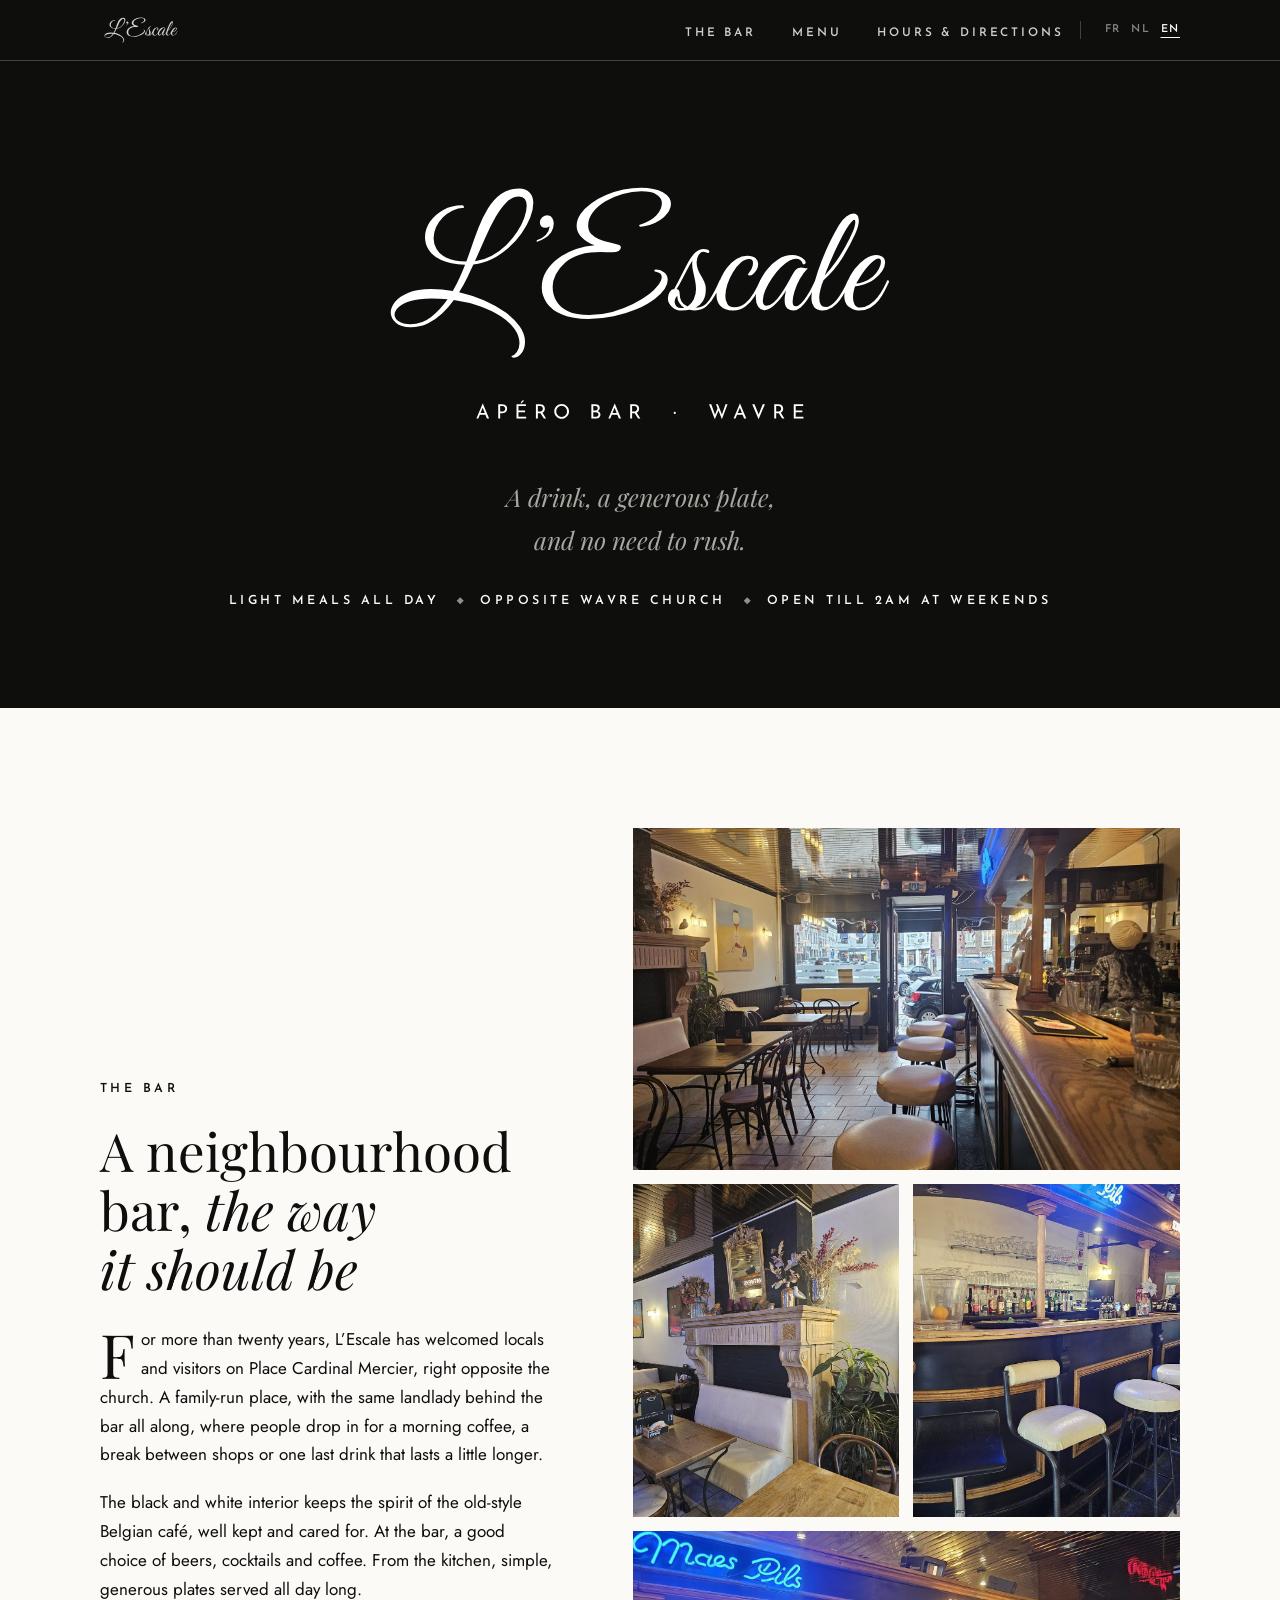
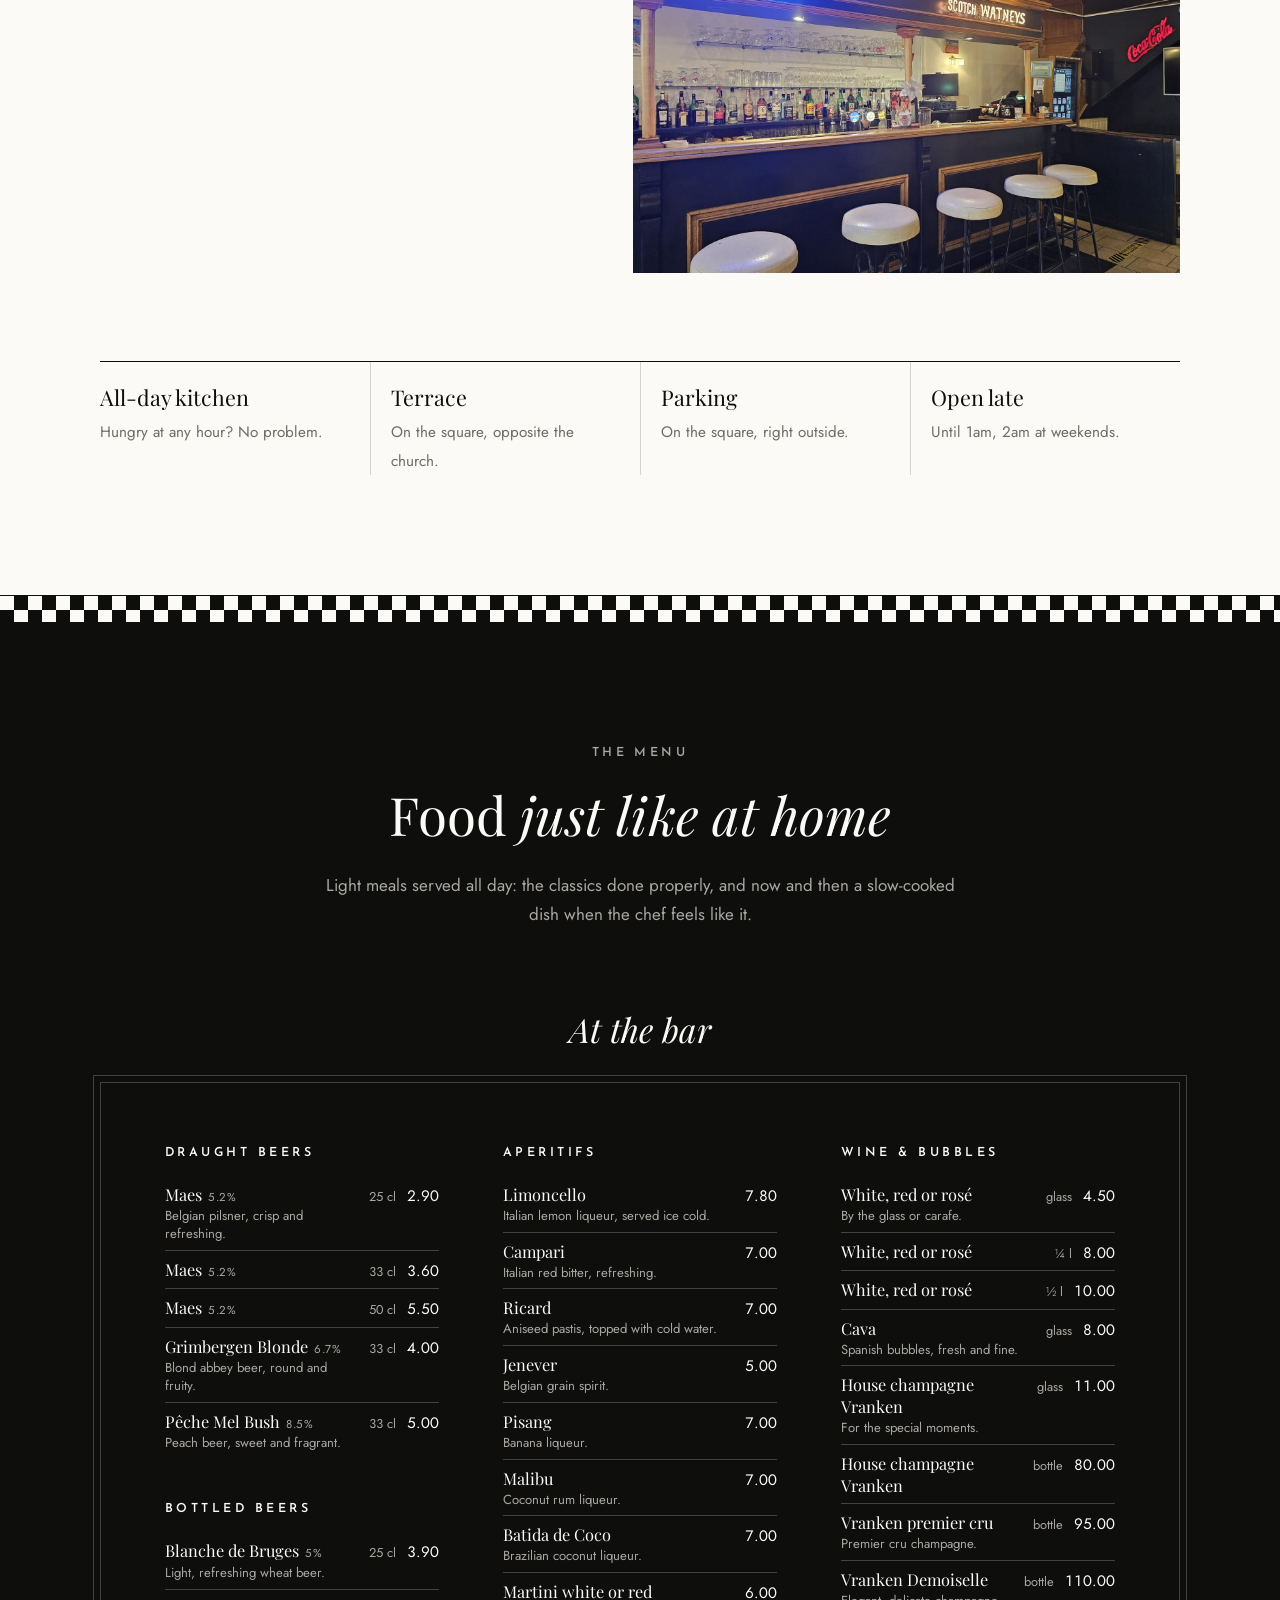
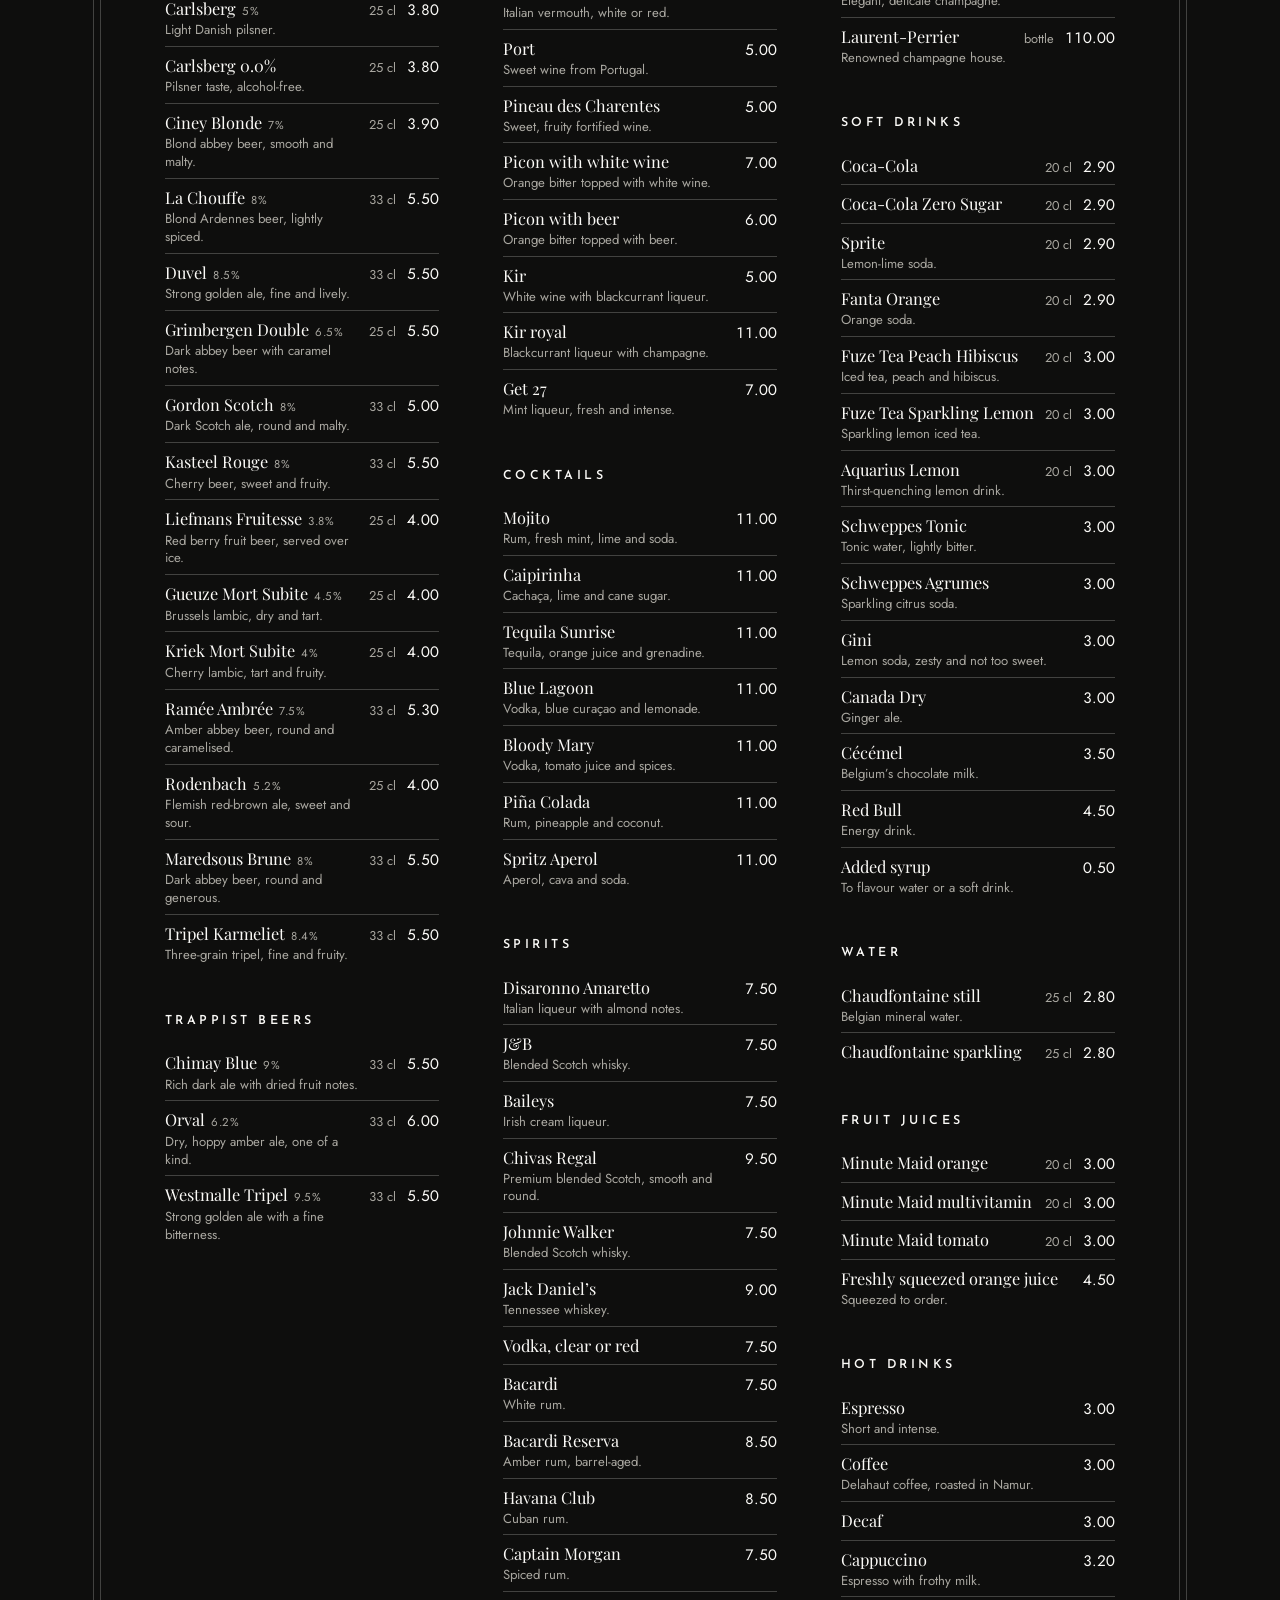
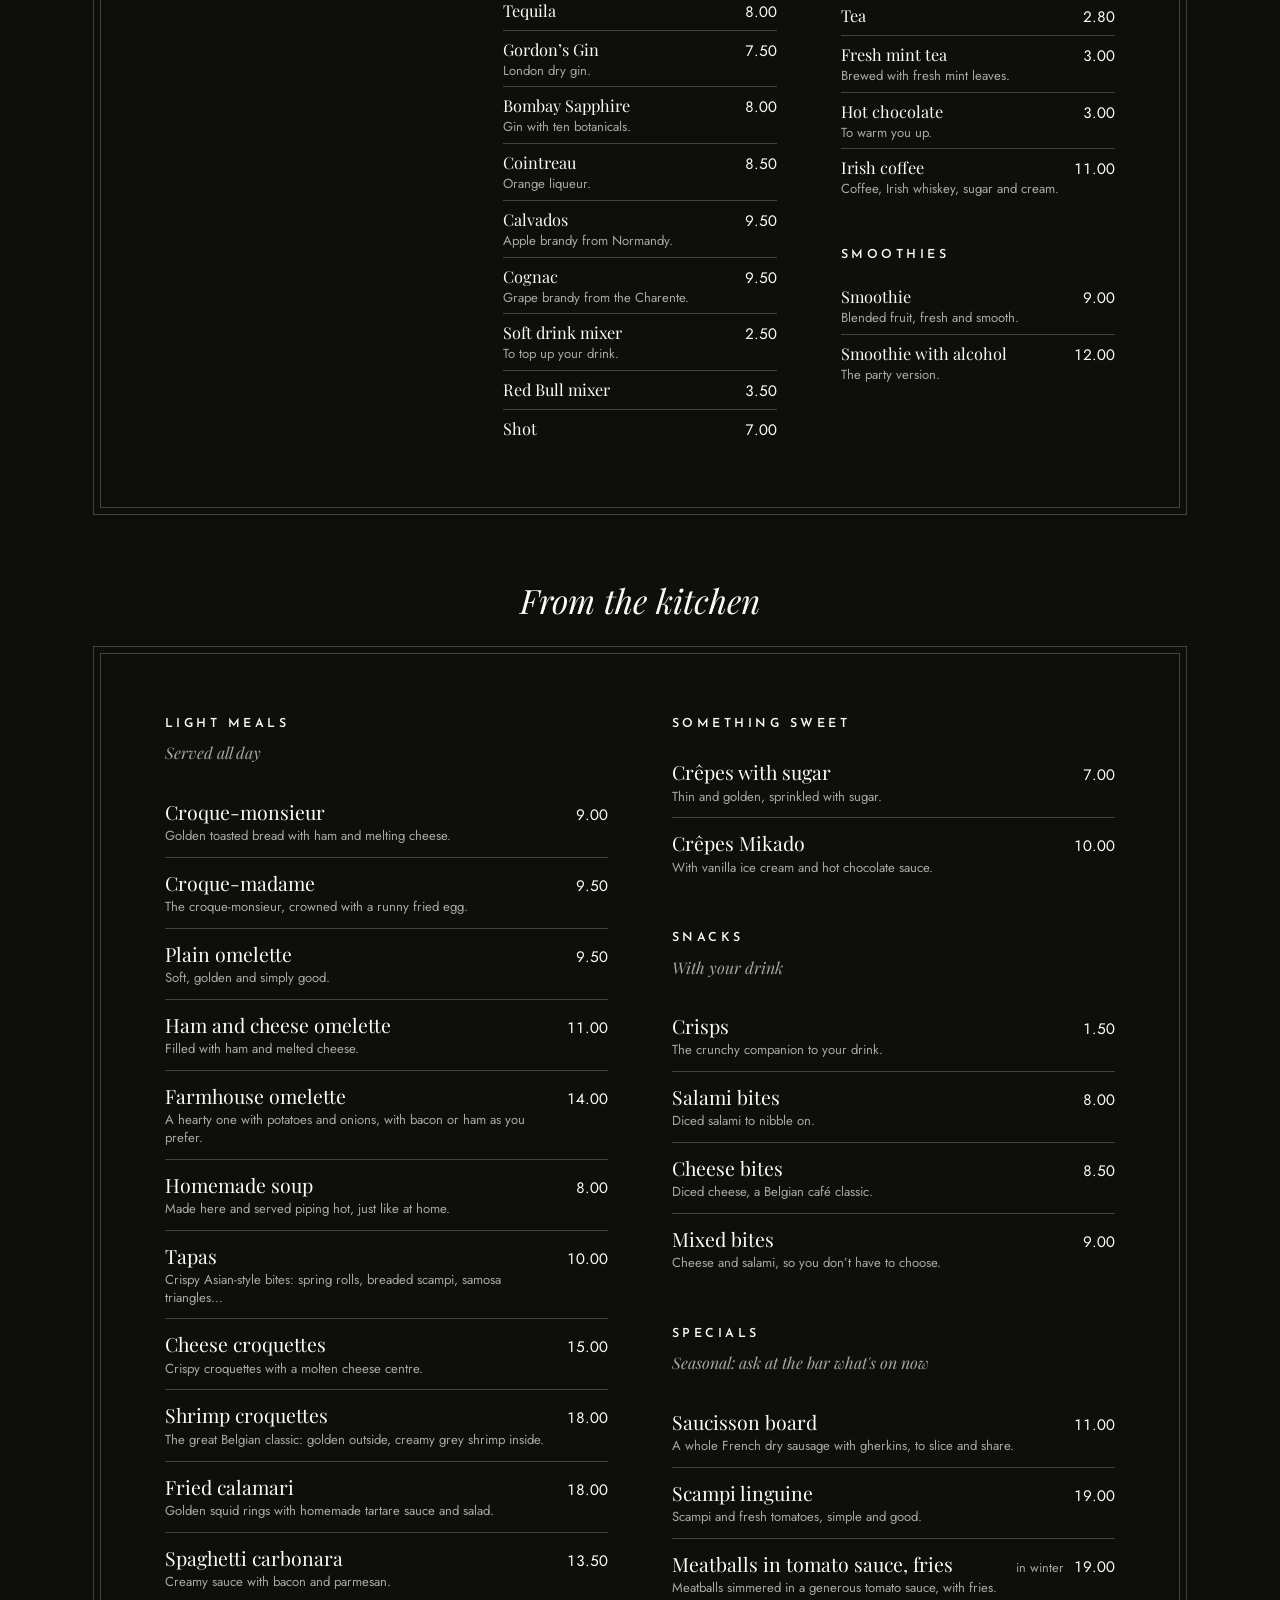
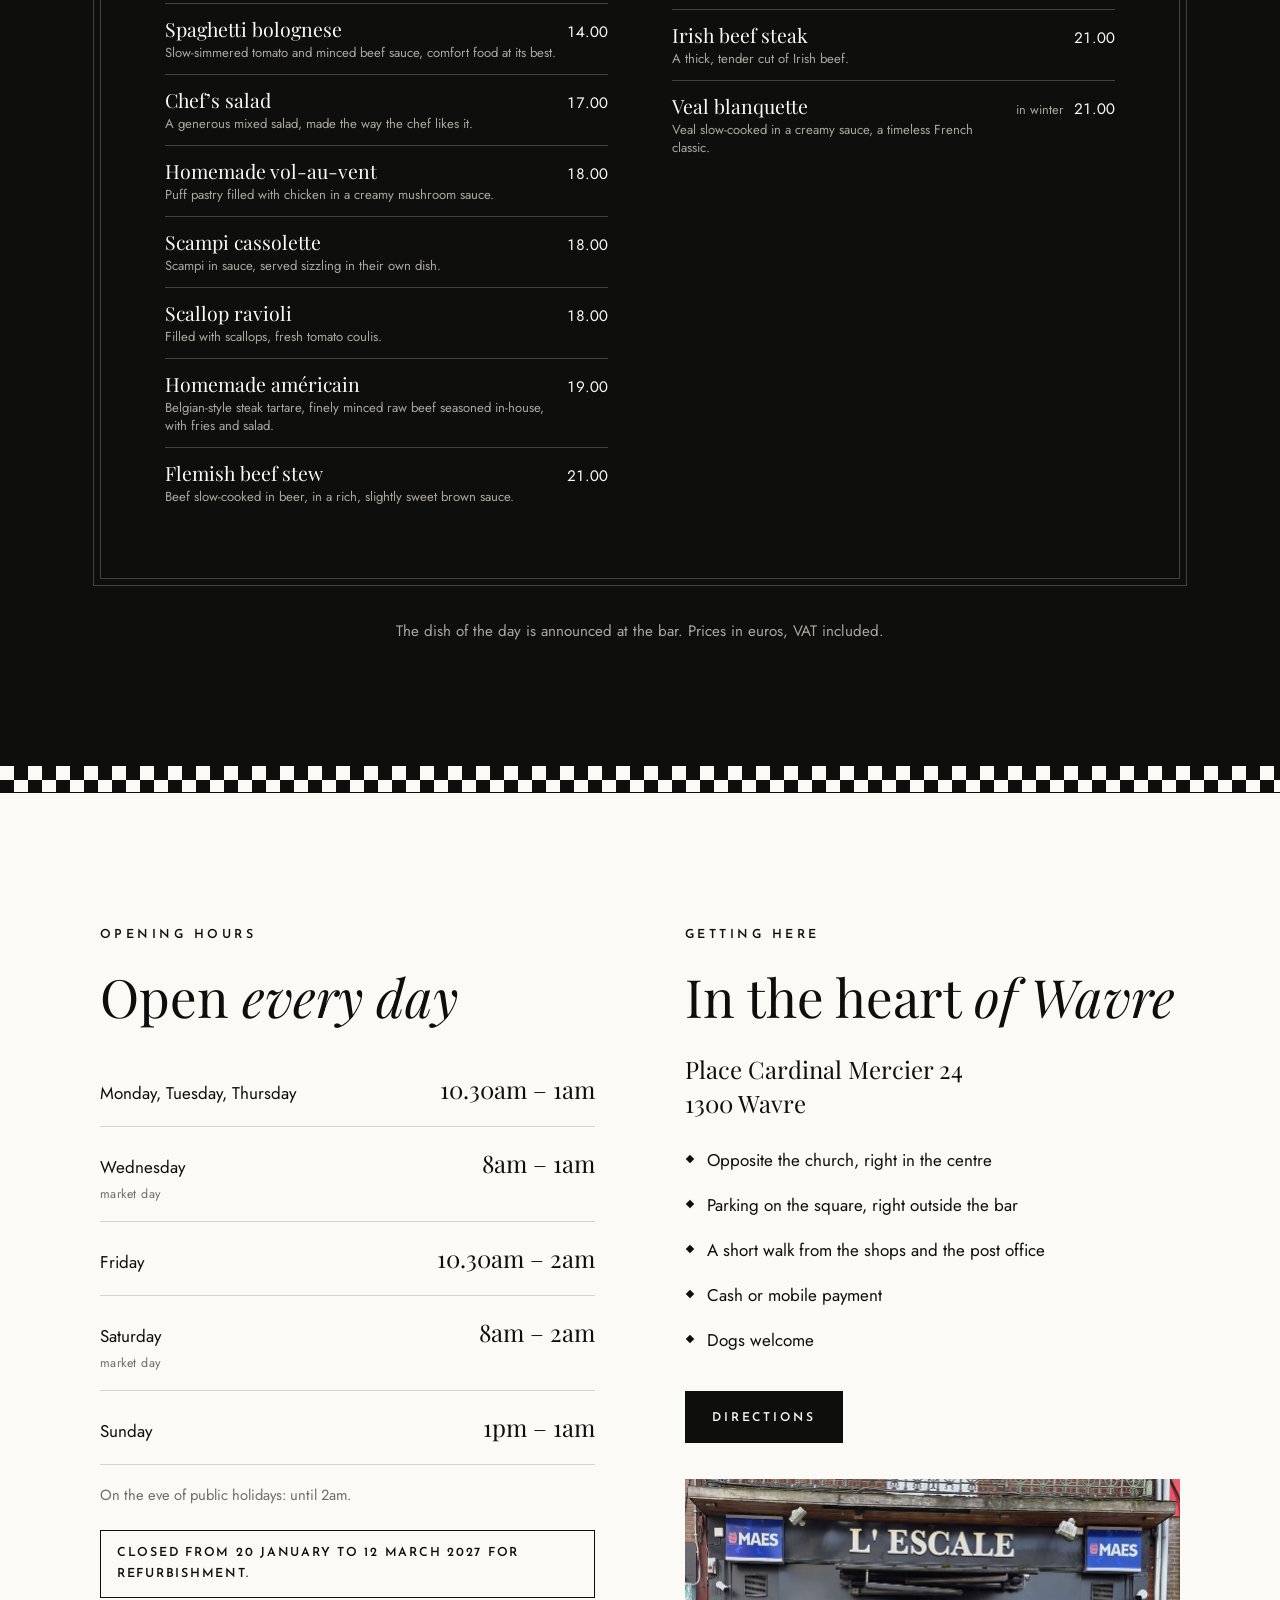
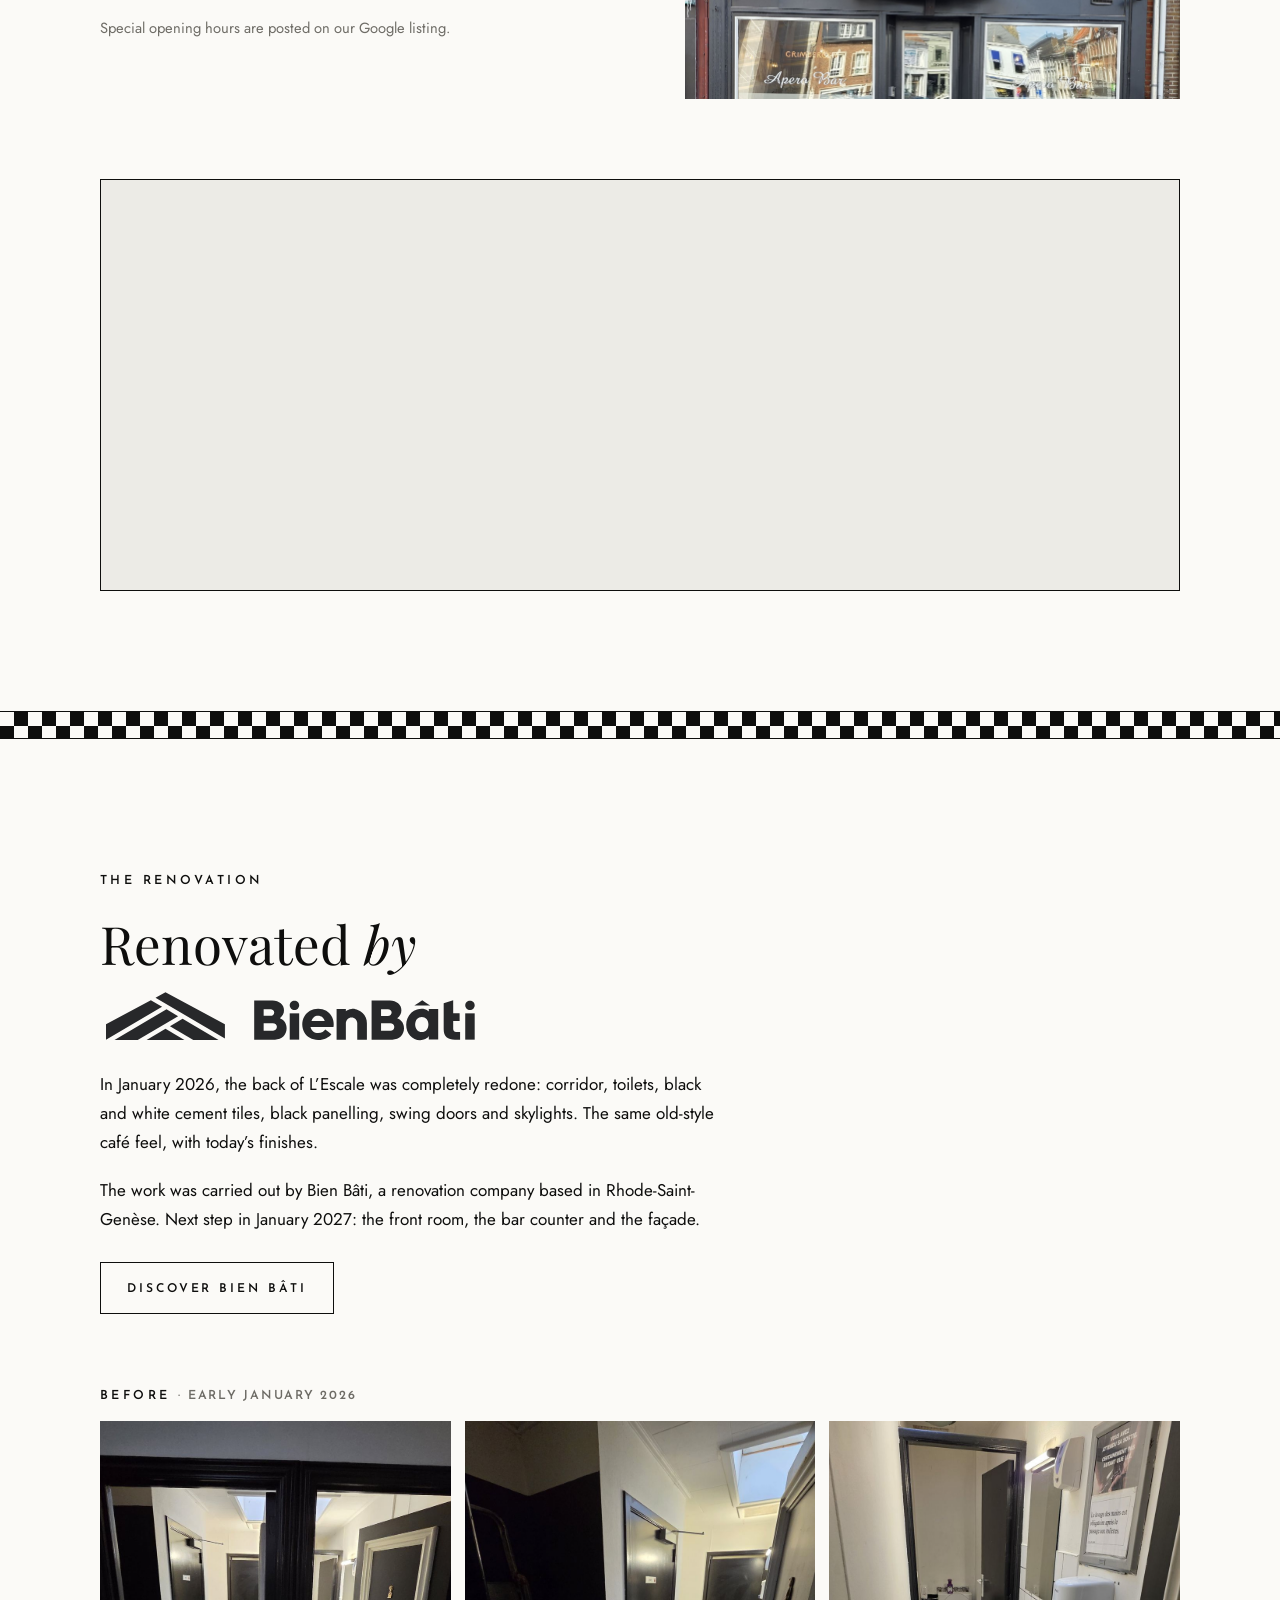
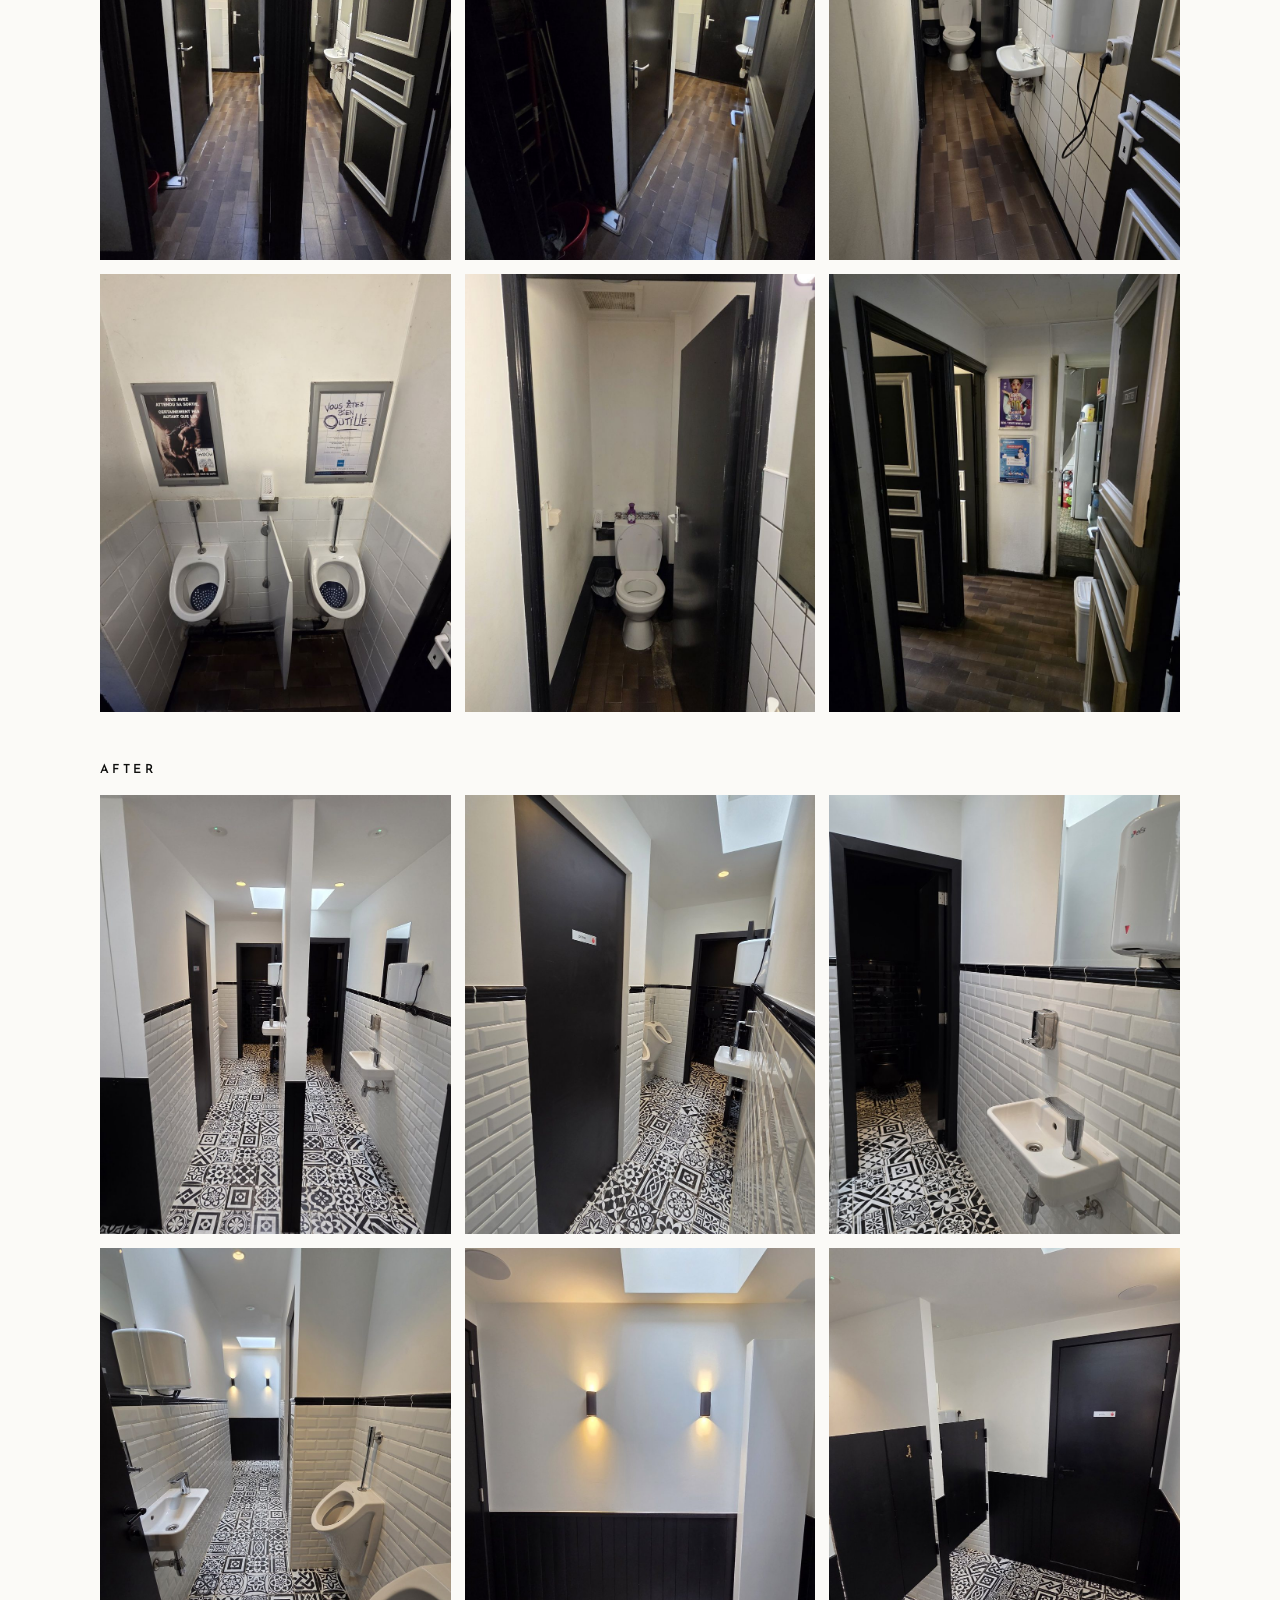
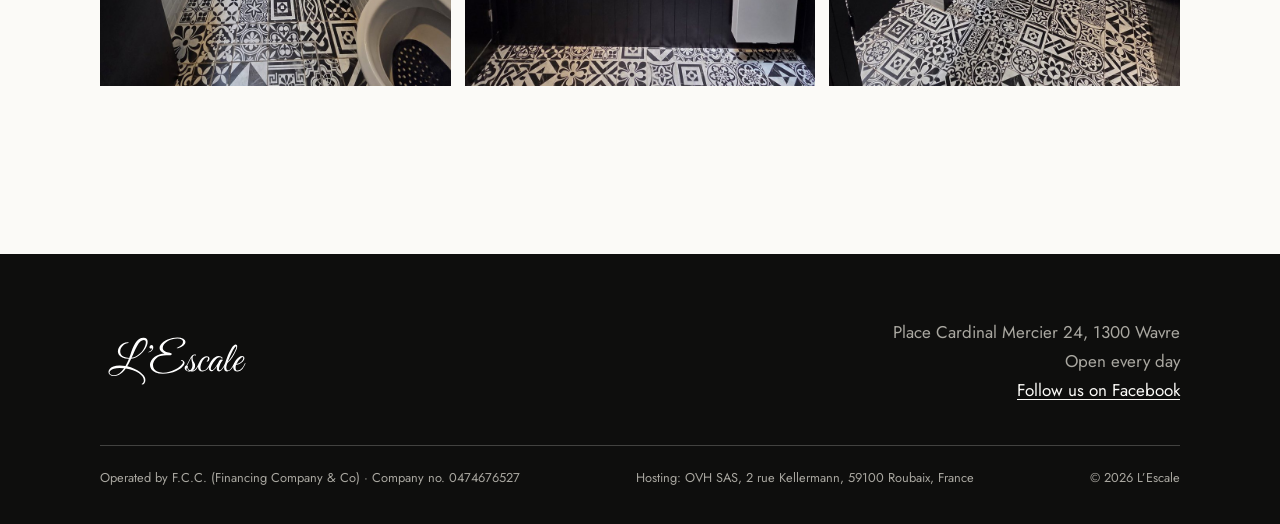
<file: en/index.html>
<!doctype html>
<html lang="en">
<head>
<meta charset="utf-8">
<meta name="viewport" content="width=device-width, initial-scale=1, viewport-fit=cover">
<title>L’Escale · Apéro bar in Wavre</title>
<meta name="description" content="L’Escale, a family-run apéro bar in the centre of Wavre, on Place Cardinal Mercier opposite the church. Light meals served all day, beers, cocktails, terrace. Open every day until 1am, 2am at weekends.">
<link rel="canonical" href="https://www.escale-wavre.be/en/">
<link rel="alternate" hreflang="fr-BE" href="https://www.escale-wavre.be/">
<link rel="alternate" hreflang="nl-BE" href="https://www.escale-wavre.be/nl/">
<link rel="alternate" hreflang="en" href="https://www.escale-wavre.be/en/">
<link rel="alternate" hreflang="x-default" href="https://www.escale-wavre.be/">
<link rel="icon" href="../img/favicon.svg" type="image/svg+xml">
<meta property="og:type" content="website">
<meta property="og:title" content="L’Escale · Apéro bar in Wavre">
<meta property="og:description" content="Family-run bar in the centre of Wavre. Light meals all day, beers, cocktails, terrace.">
<meta property="og:image" content="https://www.escale-wavre.be/img/partage.jpg?v=1">
<meta property="og:image:width" content="1200">
<meta property="og:image:height" content="630">
<meta property="og:image:alt" content="L’Escale logo, apéro bar in Wavre">
<meta name="twitter:card" content="summary_large_image">
<meta property="og:url" content="https://www.escale-wavre.be/en/">
<meta property="og:locale" content="en_GB">
<meta name="theme-color" content="#0e0e0d">
<link rel="preload" href="../fonts/playfair-display-latin-400-normal.woff2" as="font" type="font/woff2" crossorigin>
<link rel="stylesheet" href="../css/style.css?v=15">
<script type="application/ld+json">
{
  "@context": "https://schema.org",
  "@type": "BarOrPub",
  "name": "L’Escale",
  "description": "Family-run apéro bar serving light meals all day in the centre of Wavre.",
  "url": "https://www.escale-wavre.be/en/",
  "logo": "https://www.escale-wavre.be/img/logo-great-vibes-mot-noir-sur-blanc.svg",
  "address": {
    "@type": "PostalAddress",
    "streetAddress": "Place Cardinal Mercier 24",
    "postalCode": "1300",
    "addressLocality": "Wavre",
    "addressCountry": "BE"
  },
  "image": "https://www.escale-wavre.be/img/photos/bar-salle.jpg",
  "paymentAccepted": "Cash, mobile payment",
  "sameAs": ["https://www.facebook.com/profile.php?id=100067364105003"],
  "servesCuisine": "Homestyle Belgian cooking",
  "openingHoursSpecification": [
    { "@type": "OpeningHoursSpecification", "dayOfWeek": ["Monday", "Tuesday", "Thursday"], "opens": "10:30", "closes": "01:00" },
    { "@type": "OpeningHoursSpecification", "dayOfWeek": "Wednesday", "opens": "08:00", "closes": "01:00" },
    { "@type": "OpeningHoursSpecification", "dayOfWeek": "Friday", "opens": "10:30", "closes": "02:00" },
    { "@type": "OpeningHoursSpecification", "dayOfWeek": "Saturday", "opens": "08:00", "closes": "02:00" },
    { "@type": "OpeningHoursSpecification", "dayOfWeek": "Sunday", "opens": "13:00", "closes": "01:00" }
  ],
  "amenityFeature": [
    { "@type": "LocationFeatureSpecification", "name": "Terrace", "value": true }
  ]
}
</script>
</head>
<body>

<nav class="nav" aria-label="Main navigation">
  <div class="wrap">
    <a class="nav__logo" href="#haut" aria-label="L’Escale, back to top"><img src="../img/logo-great-vibes-mot-blanc-transparent.svg" alt="L’Escale" width="160" height="34"></a>
    <ul>
      <li><a href="#le-bar">The bar</a></li>
      <li><a href="#la-carte">Menu</a></li>
      <li><a href="#infos">Hours &amp; directions</a></li>
    </ul>
    <p class="langues" aria-label="Choose language"><a href="/" hreflang="fr" lang="fr">FR</a><a href="/nl/" hreflang="nl" lang="nl">NL</a><a href="/en/" hreflang="en" lang="en" aria-current="page">EN</a></p>
  </div>
</nav>

<header class="hero" id="haut">
  <div class="wrap">
    <h1 style="margin:0"><img class="hero__logo" src="../img/logo-great-vibes-complet-blanc-transparent.svg" alt="L’Escale, apéro bar in Wavre" width="560" height="320"></h1>
    <p class="hero__accroche">A drink, a generous plate, and no need to rush.</p>
    <ul class="hero__infos label">
      <li>Light meals all day</li>
      <li>Opposite Wavre church</li>
      <li>Open till 2am at weekends</li>
    </ul>
  </div>
</header>

<section id="le-bar">
  <div class="wrap">
    <div class="bar__grille">
      <div class="bar__texte">
        <p class="label">The bar</p>
        <h2>A neighbourhood bar, <em>the way it should be</em></h2>
        <p class="lettrine">For more than twenty years, L’Escale has welcomed locals and visitors on Place Cardinal Mercier, right opposite the church. A family-run place, with the same landlady behind the bar all along, where people drop in for a morning coffee, a break between shops or one last drink that lasts a little longer.</p>
        <p>The black and white interior keeps the spirit of the old-style Belgian café, well kept and cared for. At the bar, a good choice of beers, cocktails and coffee. From the kitchen, simple, generous plates served all day long.</p>
      </div>
      <div class="bar__photos">
        <figure class="photo"><img src="../img/photos/bar-salle.jpg" alt="Inside L’Escale: the wooden bar and the window onto the square" width="1600" height="1000" loading="lazy"></figure>
        <figure class="photo"><img src="../img/photos/bar-cheminee.jpg" alt="The fireplace and its banquette" width="900" height="1125" loading="lazy"></figure>
        <figure class="photo"><img src="../img/photos/bar-comptoir.jpg" alt="The bar counter and its stools" width="900" height="1125" loading="lazy"></figure>
        <figure class="photo"><img src="../img/photos/bar-maes.jpg" alt="The bar, the Maes Pils neon sign and the bottles" width="1600" height="1000" loading="lazy"></figure>
      </div>
    </div>

    <ul class="atouts">
      <li><strong>All-day kitchen</strong><span>Hungry at any hour? No problem.</span></li>
      <li><strong>Terrace</strong><span>On the square, opposite the church.</span></li>
      <li><strong>Parking</strong><span>On the square, right outside.</span></li>
      <li><strong>Open late</strong><span>Until 1am, 2am at weekends.</span></li>
    </ul>
  </div>
</section>

<div class="damier" role="presentation"></div>

<section class="sombre" id="la-carte">
  <div class="wrap">
    <div class="carte__tete">
      <p class="label">The menu</p>
      <h2>Food <em>just like at home</em></h2>
      <p>Light meals served all day: the classics done properly, and now and then a slow-cooked dish when the chef feels like it.</p>
    </div>

    <!-- CARTE -->
    <h3 class="carte__partie">At the bar</h3>
    <div class="carte__cadre carte__cadre--bar">
    <div class="rubrique rubrique--compacte"><h4>Draught beers</h4><ul><li><span>Maes <i class="deg">5.2%</i><em>Belgian pilsner, crisp and refreshing.</em></span><b><small>25 cl</small> 2.90</b></li><li><span>Maes <i class="deg">5.2%</i></span><b><small>33 cl</small> 3.60</b></li><li><span>Maes <i class="deg">5.2%</i></span><b><small>50 cl</small> 5.50</b></li><li><span>Grimbergen Blonde <i class="deg">6.7%</i><em>Blond abbey beer, round and fruity.</em></span><b><small>33 cl</small> 4.00</b></li><li><span>Pêche Mel Bush <i class="deg">8.5%</i><em>Peach beer, sweet and fragrant.</em></span><b><small>33 cl</small> 5.00</b></li></ul></div>
    <div class="rubrique rubrique--compacte"><h4>Bottled beers</h4><ul><li><span>Blanche de Bruges <i class="deg">5%</i><em>Light, refreshing wheat beer.</em></span><b><small>25 cl</small> 3.90</b></li><li><span>Carlsberg <i class="deg">5%</i><em>Light Danish pilsner.</em></span><b><small>25 cl</small> 3.80</b></li><li><span>Carlsberg 0.0%<em>Pilsner taste, alcohol-free.</em></span><b><small>25 cl</small> 3.80</b></li><li><span>Ciney Blonde <i class="deg">7%</i><em>Blond abbey beer, smooth and malty.</em></span><b><small>25 cl</small> 3.90</b></li><li><span>La Chouffe <i class="deg">8%</i><em>Blond Ardennes beer, lightly spiced.</em></span><b><small>33 cl</small> 5.50</b></li><li><span>Duvel <i class="deg">8.5%</i><em>Strong golden ale, fine and lively.</em></span><b><small>33 cl</small> 5.50</b></li><li><span>Grimbergen Double <i class="deg">6.5%</i><em>Dark abbey beer with caramel notes.</em></span><b><small>25 cl</small> 5.50</b></li><li><span>Gordon Scotch <i class="deg">8%</i><em>Dark Scotch ale, round and malty.</em></span><b><small>33 cl</small> 5.00</b></li><li><span>Kasteel Rouge <i class="deg">8%</i><em>Cherry beer, sweet and fruity.</em></span><b><small>33 cl</small> 5.50</b></li><li><span>Liefmans Fruitesse <i class="deg">3.8%</i><em>Red berry fruit beer, served over ice.</em></span><b><small>25 cl</small> 4.00</b></li><li><span>Gueuze Mort Subite <i class="deg">4.5%</i><em>Brussels lambic, dry and tart.</em></span><b><small>25 cl</small> 4.00</b></li><li><span>Kriek Mort Subite <i class="deg">4%</i><em>Cherry lambic, tart and fruity.</em></span><b><small>25 cl</small> 4.00</b></li><li><span>Ramée Ambrée <i class="deg">7.5%</i><em>Amber abbey beer, round and caramelised.</em></span><b><small>33 cl</small> 5.30</b></li><li><span>Rodenbach <i class="deg">5.2%</i><em>Flemish red-brown ale, sweet and sour.</em></span><b><small>25 cl</small> 4.00</b></li><li><span>Maredsous Brune <i class="deg">8%</i><em>Dark abbey beer, round and generous.</em></span><b><small>33 cl</small> 5.50</b></li><li><span>Tripel Karmeliet <i class="deg">8.4%</i><em>Three-grain tripel, fine and fruity.</em></span><b><small>33 cl</small> 5.50</b></li></ul></div>
    <div class="rubrique rubrique--compacte"><h4>Trappist beers</h4><ul><li><span>Chimay Blue <i class="deg">9%</i><em>Rich dark ale with dried fruit notes.</em></span><b><small>33 cl</small> 5.50</b></li><li><span>Orval <i class="deg">6.2%</i><em>Dry, hoppy amber ale, one of a kind.</em></span><b><small>33 cl</small> 6.00</b></li><li><span>Westmalle Tripel <i class="deg">9.5%</i><em>Strong golden ale with a fine bitterness.</em></span><b><small>33 cl</small> 5.50</b></li></ul></div>
    <div class="rubrique rubrique--compacte"><h4>Aperitifs</h4><ul><li><span>Limoncello<em>Italian lemon liqueur, served ice cold.</em></span><b>7.80</b></li><li><span>Campari<em>Italian red bitter, refreshing.</em></span><b>7.00</b></li><li><span>Ricard<em>Aniseed pastis, topped with cold water.</em></span><b>7.00</b></li><li><span>Jenever<em>Belgian grain spirit.</em></span><b>5.00</b></li><li><span>Pisang<em>Banana liqueur.</em></span><b>7.00</b></li><li><span>Malibu<em>Coconut rum liqueur.</em></span><b>7.00</b></li><li><span>Batida de Coco<em>Brazilian coconut liqueur.</em></span><b>7.00</b></li><li><span>Martini white or red<em>Italian vermouth, white or red.</em></span><b>6.00</b></li><li><span>Port<em>Sweet wine from Portugal.</em></span><b>5.00</b></li><li><span>Pineau des Charentes<em>Sweet, fruity fortified wine.</em></span><b>5.00</b></li><li><span>Picon with white wine<em>Orange bitter topped with white wine.</em></span><b>7.00</b></li><li><span>Picon with beer<em>Orange bitter topped with beer.</em></span><b>6.00</b></li><li><span>Kir<em>White wine with blackcurrant liqueur.</em></span><b>5.00</b></li><li><span>Kir royal<em>Blackcurrant liqueur with champagne.</em></span><b>11.00</b></li><li><span>Get 27<em>Mint liqueur, fresh and intense.</em></span><b>7.00</b></li></ul></div>
    <div class="rubrique rubrique--compacte"><h4>Cocktails</h4><ul><li><span>Mojito<em>Rum, fresh mint, lime and soda.</em></span><b>11.00</b></li><li><span>Caipirinha<em>Cachaça, lime and cane sugar.</em></span><b>11.00</b></li><li><span>Tequila Sunrise<em>Tequila, orange juice and grenadine.</em></span><b>11.00</b></li><li><span>Blue Lagoon<em>Vodka, blue curaçao and lemonade.</em></span><b>11.00</b></li><li><span>Bloody Mary<em>Vodka, tomato juice and spices.</em></span><b>11.00</b></li><li><span>Piña Colada<em>Rum, pineapple and coconut.</em></span><b>11.00</b></li><li><span>Spritz Aperol<em>Aperol, cava and soda.</em></span><b>11.00</b></li></ul></div>
    <div class="rubrique rubrique--compacte"><h4>Spirits</h4><ul><li><span>Disaronno Amaretto<em>Italian liqueur with almond notes.</em></span><b>7.50</b></li><li><span>J&amp;B<em>Blended Scotch whisky.</em></span><b>7.50</b></li><li><span>Baileys<em>Irish cream liqueur.</em></span><b>7.50</b></li><li><span>Chivas Regal<em>Premium blended Scotch, smooth and round.</em></span><b>9.50</b></li><li><span>Johnnie Walker<em>Blended Scotch whisky.</em></span><b>7.50</b></li><li><span>Jack Daniel’s<em>Tennessee whiskey.</em></span><b>9.00</b></li><li><span>Vodka, clear or red</span><b>7.50</b></li><li><span>Bacardi<em>White rum.</em></span><b>7.50</b></li><li><span>Bacardi Reserva<em>Amber rum, barrel-aged.</em></span><b>8.50</b></li><li><span>Havana Club<em>Cuban rum.</em></span><b>8.50</b></li><li><span>Captain Morgan<em>Spiced rum.</em></span><b>7.50</b></li><li><span>Tequila</span><b>8.00</b></li><li><span>Gordon’s Gin<em>London dry gin.</em></span><b>7.50</b></li><li><span>Bombay Sapphire<em>Gin with ten botanicals.</em></span><b>8.00</b></li><li><span>Cointreau<em>Orange liqueur.</em></span><b>8.50</b></li><li><span>Calvados<em>Apple brandy from Normandy.</em></span><b>9.50</b></li><li><span>Cognac<em>Grape brandy from the Charente.</em></span><b>9.50</b></li><li><span>Soft drink mixer<em>To top up your drink.</em></span><b>2.50</b></li><li><span>Red Bull mixer</span><b>3.50</b></li><li><span>Shot</span><b>7.00</b></li></ul></div>
    <div class="rubrique rubrique--compacte"><h4>Wine & bubbles</h4><ul><li><span>White, red or rosé<em>By the glass or carafe.</em></span><b><small>glass</small> 4.50</b></li><li><span>White, red or rosé</span><b><small>¼ l</small> 8.00</b></li><li><span>White, red or rosé</span><b><small>½ l</small> 10.00</b></li><li><span>Cava<em>Spanish bubbles, fresh and fine.</em></span><b><small>glass</small> 8.00</b></li><li><span>House champagne Vranken<em>For the special moments.</em></span><b><small>glass</small> 11.00</b></li><li><span>House champagne Vranken</span><b><small>bottle</small> 80.00</b></li><li><span>Vranken premier cru<em>Premier cru champagne.</em></span><b><small>bottle</small> 95.00</b></li><li><span>Vranken Demoiselle<em>Elegant, delicate champagne.</em></span><b><small>bottle</small> 110.00</b></li><li><span>Laurent-Perrier<em>Renowned champagne house.</em></span><b><small>bottle</small> 110.00</b></li></ul></div>
    <div class="rubrique rubrique--compacte"><h4>Soft drinks</h4><ul><li><span>Coca-Cola</span><b><small>20 cl</small> 2.90</b></li><li><span>Coca-Cola Zero Sugar</span><b><small>20 cl</small> 2.90</b></li><li><span>Sprite<em>Lemon-lime soda.</em></span><b><small>20 cl</small> 2.90</b></li><li><span>Fanta Orange<em>Orange soda.</em></span><b><small>20 cl</small> 2.90</b></li><li><span>Fuze Tea Peach Hibiscus<em>Iced tea, peach and hibiscus.</em></span><b><small>20 cl</small> 3.00</b></li><li><span>Fuze Tea Sparkling Lemon<em>Sparkling lemon iced tea.</em></span><b><small>20 cl</small> 3.00</b></li><li><span>Aquarius Lemon<em>Thirst-quenching lemon drink.</em></span><b><small>20 cl</small> 3.00</b></li><li><span>Schweppes Tonic<em>Tonic water, lightly bitter.</em></span><b>3.00</b></li><li><span>Schweppes Agrumes<em>Sparkling citrus soda.</em></span><b>3.00</b></li><li><span>Gini<em>Lemon soda, zesty and not too sweet.</em></span><b>3.00</b></li><li><span>Canada Dry<em>Ginger ale.</em></span><b>3.00</b></li><li><span>Cécémel<em>Belgium’s chocolate milk.</em></span><b>3.50</b></li><li><span>Red Bull<em>Energy drink.</em></span><b>4.50</b></li><li><span>Added syrup<em>To flavour water or a soft drink.</em></span><b>0.50</b></li></ul></div>
    <div class="rubrique rubrique--compacte"><h4>Water</h4><ul><li><span>Chaudfontaine still<em>Belgian mineral water.</em></span><b><small>25 cl</small> 2.80</b></li><li><span>Chaudfontaine sparkling</span><b><small>25 cl</small> 2.80</b></li></ul></div>
    <div class="rubrique rubrique--compacte"><h4>Fruit juices</h4><ul><li><span>Minute Maid orange</span><b><small>20 cl</small> 3.00</b></li><li><span>Minute Maid multivitamin</span><b><small>20 cl</small> 3.00</b></li><li><span>Minute Maid tomato</span><b><small>20 cl</small> 3.00</b></li><li><span>Freshly squeezed orange juice<em>Squeezed to order.</em></span><b>4.50</b></li></ul></div>
    <div class="rubrique rubrique--compacte"><h4>Hot drinks</h4><ul><li><span>Espresso<em>Short and intense.</em></span><b>3.00</b></li><li><span>Coffee<em>Delahaut coffee, roasted in Namur.</em></span><b>3.00</b></li><li><span>Decaf</span><b>3.00</b></li><li><span>Cappuccino<em>Espresso with frothy milk.</em></span><b>3.20</b></li><li><span>Tea</span><b>2.80</b></li><li><span>Fresh mint tea<em>Brewed with fresh mint leaves.</em></span><b>3.00</b></li><li><span>Hot chocolate<em>To warm you up.</em></span><b>3.00</b></li><li><span>Irish coffee<em>Coffee, Irish whiskey, sugar and cream.</em></span><b>11.00</b></li></ul></div>
    <div class="rubrique rubrique--compacte"><h4>Smoothies</h4><ul><li><span>Smoothie<em>Blended fruit, fresh and smooth.</em></span><b>9.00</b></li><li><span>Smoothie with alcohol<em>The party version.</em></span><b>12.00</b></li></ul></div>
    </div>
    <h3 class="carte__partie">From the kitchen</h3>
    <div class="carte__cadre carte__cadre--cuisine">
    <div class="rubrique"><h4>Light meals</h4><p class="quand">Served all day</p><ul><li><span>Croque-monsieur<em>Golden toasted bread with ham and melting cheese.</em></span><b>9.00</b></li><li><span>Croque-madame<em>The croque-monsieur, crowned with a runny fried egg.</em></span><b>9.50</b></li><li><span>Plain omelette<em>Soft, golden and simply good.</em></span><b>9.50</b></li><li><span>Ham and cheese omelette<em>Filled with ham and melted cheese.</em></span><b>11.00</b></li><li><span>Farmhouse omelette<em>A hearty one with potatoes and onions, with bacon or ham as you prefer.</em></span><b>14.00</b></li><li><span>Homemade soup<em>Made here and served piping hot, just like at home.</em></span><b>8.00</b></li><li><span>Tapas<em>Crispy Asian-style bites: spring rolls, breaded scampi, samosa triangles…</em></span><b>10.00</b></li><li><span>Cheese croquettes<em>Crispy croquettes with a molten cheese centre.</em></span><b>15.00</b></li><li><span>Shrimp croquettes<em>The great Belgian classic: golden outside, creamy grey shrimp inside.</em></span><b>18.00</b></li><li><span>Fried calamari<em>Golden squid rings with homemade tartare sauce and salad.</em></span><b>18.00</b></li><li><span>Spaghetti carbonara<em>Creamy sauce with bacon and parmesan.</em></span><b>13.50</b></li><li><span>Spaghetti bolognese<em>Slow-simmered tomato and minced beef sauce, comfort food at its best.</em></span><b>14.00</b></li><li><span>Chef’s salad<em>A generous mixed salad, made the way the chef likes it.</em></span><b>17.00</b></li><li><span>Homemade vol-au-vent<em>Puff pastry filled with chicken in a creamy mushroom sauce.</em></span><b>18.00</b></li><li><span>Scampi cassolette<em>Scampi in sauce, served sizzling in their own dish.</em></span><b>18.00</b></li><li><span>Scallop ravioli<em>Filled with scallops, fresh tomato coulis.</em></span><b>18.00</b></li><li><span>Homemade américain<em>Belgian-style steak tartare, finely minced raw beef seasoned in-house, with fries and salad.</em></span><b>19.00</b></li><li><span>Flemish beef stew<em>Beef slow-cooked in beer, in a rich, slightly sweet brown sauce.</em></span><b>21.00</b></li></ul></div>
    <div class="rubrique"><h4>Something sweet</h4><ul><li><span>Crêpes with sugar<em>Thin and golden, sprinkled with sugar.</em></span><b>7.00</b></li><li><span>Crêpes Mikado<em>With vanilla ice cream and hot chocolate sauce.</em></span><b>10.00</b></li></ul></div>
    <div class="rubrique"><h4>Snacks</h4><p class="quand">With your drink</p><ul><li><span>Crisps<em>The crunchy companion to your drink.</em></span><b>1.50</b></li><li><span>Salami bites<em>Diced salami to nibble on.</em></span><b>8.00</b></li><li><span>Cheese bites<em>Diced cheese, a Belgian café classic.</em></span><b>8.50</b></li><li><span>Mixed bites<em>Cheese and salami, so you don’t have to choose.</em></span><b>9.00</b></li></ul></div>
    <div class="rubrique"><h4>Specials</h4><p class="quand">Seasonal: ask at the bar what's on now</p><ul><li><span>Saucisson board<em>A whole French dry sausage with gherkins, to slice and share.</em></span><b>11.00</b></li><li><span>Scampi linguine<em>Scampi and fresh tomatoes, simple and good.</em></span><b>19.00</b></li><li><span>Meatballs in tomato sauce, fries<em>Meatballs simmered in a generous tomato sauce, with fries.</em></span><b><small>in winter</small> 19.00</b></li><li><span>Irish beef steak<em>A thick, tender cut of Irish beef.</em></span><b>21.00</b></li><li><span>Veal blanquette<em>Veal slow-cooked in a creamy sauce, a timeless French classic.</em></span><b><small>in winter</small> 21.00</b></li></ul></div>
    </div>
    <p class="carte__pied">The dish of the day is announced at the bar. Prices in euros, VAT included.</p>
    <!-- /CARTE -->
    </div>
</section>

<div class="damier" role="presentation"></div>

<section class="infos" id="infos">
  <div class="wrap infos__grille">
    <div>
      <p class="label">Opening hours</p>
      <h2>Open <em>every day</em></h2>
      <table class="horaires">
        <tbody>
          <tr><th scope="row">Monday, Tuesday, Thursday</th><td>10.30am – 1am</td></tr>
          <tr><th scope="row">Wednesday <small>market day</small></th><td>8am – 1am</td></tr>
          <tr><th scope="row">Friday</th><td>10.30am – 2am</td></tr>
          <tr><th scope="row">Saturday <small>market day</small></th><td>8am – 2am</td></tr>
          <tr><th scope="row">Sunday</th><td>1pm – 1am</td></tr>
        </tbody>
      </table>
      <p class="note">On the eve of public holidays: until 2am.</p>
      <p class="fermeture">Closed from 20 January to 12 March 2027 for refurbishment.</p>
      <p class="note">Special opening hours are posted on our Google listing.</p>
    </div>
    <div>
      <p class="label">Getting here</p>
      <h2>In the heart <em>of Wavre</em></h2>
      <address class="adresse">Place Cardinal Mercier 24<br>1300 Wavre</address>
      <ul class="acces">
        <li>Opposite the church, right in the centre</li>
        <li>Parking on the square, right outside the bar</li>
        <li>A short walk from the shops and the post office</li>
        <li>Cash or mobile payment</li>
        <li>Dogs welcome</li>
      </ul>
      <div class="boutons">
        <a class="bouton" href="https://www.google.com/maps/search/?api=1&amp;query=L%27Escale+Place+Cardinal+Mercier+24+1300+Wavre" target="_blank" rel="noopener">Directions</a>
        <!-- À activer quand le numéro est confirmé :
        <a class="bouton bouton--ligne" href="tel:+3210000000">010 00 00 00</a>
        -->
      </div>
      <figure class="photo photo--facade"><img src="../img/photos/facade.jpg" alt="L’Escale’s frontage on Place Cardinal Mercier, Wavre" width="2000" height="882" loading="lazy"></figure>
    </div>
  </div>
  <div class="wrap">
    <div class="plan">
      <iframe title="Google Maps: L’Escale, Place Cardinal Mercier 24, 1300 Wavre" src="https://maps.google.com/maps?q=L%27Escale%20-%20Ap%C3%A9ro%20Bar%2C%20Place%20Cardinal%20Mercier%2024%2C%201300%20Wavre&amp;z=17&amp;hl=en&amp;output=embed" loading="lazy" referrerpolicy="no-referrer-when-downgrade" allowfullscreen></iframe>
    </div>
  </div>
</section>

<div class="damier" role="presentation"></div>

<section class="renovation" id="renovation">
  <div class="wrap renovation__grille">
    <div class="renovation__texte">
      <p class="label">The renovation</p>
      <h2>Renovated <em>by</em> <img class="logo-bb" src="../img/bienbati.svg" alt="Bien Bâti" width="334" height="49"></h2>
      <p>In January 2026, the back of L’Escale was completely redone: corridor, toilets, black and white cement tiles, black panelling, swing doors and skylights. The same old-style café feel, with today’s finishes.</p>
      <p>The work was carried out by Bien Bâti, a renovation company based in Rhode-Saint-Genèse. Next step in January 2027: the front room, the bar counter and the façade.</p>
      <div class="boutons">
        <a class="bouton bouton--ligne" href="https://www.bienbati.be/" target="_blank" rel="noopener">Discover Bien Bâti</a>
      </div>
    </div>
  </div>
  <div class="wrap serie">
    <p class="label serie__titre">Before <span>· early January 2026</span></p>
    <div class="serie__grille">
      <figure class="photo photo--serie"><img src="../img/photos/avant-entree.jpg" alt="Before: the entrance to the toilets, two framed doors and old brown tiles" width="900" height="1125" loading="lazy"></figure>
      <figure class="photo photo--serie"><img src="../img/photos/avant-porte.jpg" alt="Before: the corridor to the private door" width="900" height="1200" loading="lazy"></figure>
      <figure class="photo photo--serie"><img src="../img/photos/avant-wc.jpg" alt="Before: the toilet corridor, old tiles and hand dryer" width="900" height="1200" loading="lazy"></figure>
      <figure class="photo photo--serie"><img src="../img/photos/avant-urinoirs.jpg" alt="Before: the urinals, white tiles and old posters" width="900" height="1128" loading="lazy"></figure>
      <figure class="photo photo--serie"><img src="../img/photos/avant-wc2.jpg" alt="Before: the toilet cubicle, white walls and black skirting" width="900" height="1128" loading="lazy"></figure>
      <figure class="photo photo--serie"><img src="../img/photos/avant-couloir.jpg" alt="Before: the back corridor and the moulded doors" width="900" height="1128" loading="lazy"></figure>
    </div>
    <p class="label serie__titre">After</p>
    <div class="serie__grille">
      <figure class="photo photo--serie"><img src="../img/photos/apres-couloirs.jpg" alt="After: the two toilet corridors, metro tiles, black panelling and cement tiles" width="900" height="1125" loading="lazy"></figure>
      <figure class="photo photo--serie"><img src="../img/photos/apres-prive.jpg" alt="After: the private door and the toilet corridor, metro tiles and cement tiles" width="900" height="1125" loading="lazy"></figure>
      <figure class="photo photo--serie"><img src="../img/photos/apres-lavabo.jpg" alt="After: the hand basin and the toilet cubicle, white metro tiles and black border" width="900" height="1125" loading="lazy"></figure>
      <figure class="photo photo--serie"><img src="../img/photos/apres-toilettes.jpg" alt="After: the toilets, white metro tiles, black border and cement tiles" width="900" height="1125" loading="lazy"></figure>
      <figure class="photo photo--serie"><img src="../img/photos/apres-appliques.jpg" alt="After: two wall lights, black panelling and cement tiles" width="900" height="1125" loading="lazy"></figure>
      <figure class="photo photo--serie"><img src="../img/photos/apres-battantes.jpg" alt="After: the black swing doors, the private door and the cement tile floor" width="900" height="1125" loading="lazy"></figure>
    </div>
  </div>
</section>

<footer class="pied">
  <div class="wrap">
    <div class="pied__haut">
      <img src="../img/logo-great-vibes-mot-blanc-transparent.svg" alt="L’Escale" width="200" height="64">
      <p>Place Cardinal Mercier 24, 1300 Wavre<br>Open every day<br><a href="https://www.facebook.com/profile.php?id=100067364105003" target="_blank" rel="noopener">Follow us on Facebook</a></p>
    </div>
    <div class="pied__legal">
      <p>Operated by F.C.C. (Financing Company &amp; Co) · Company no. 0474676527</p>
      <p>Hosting: OVH SAS, 2 rue Kellermann, 59100 Roubaix, France</p>
      <p>© 2026 L’Escale</p>
    </div>
  </div>
</footer>

</body>
</html>
</file>
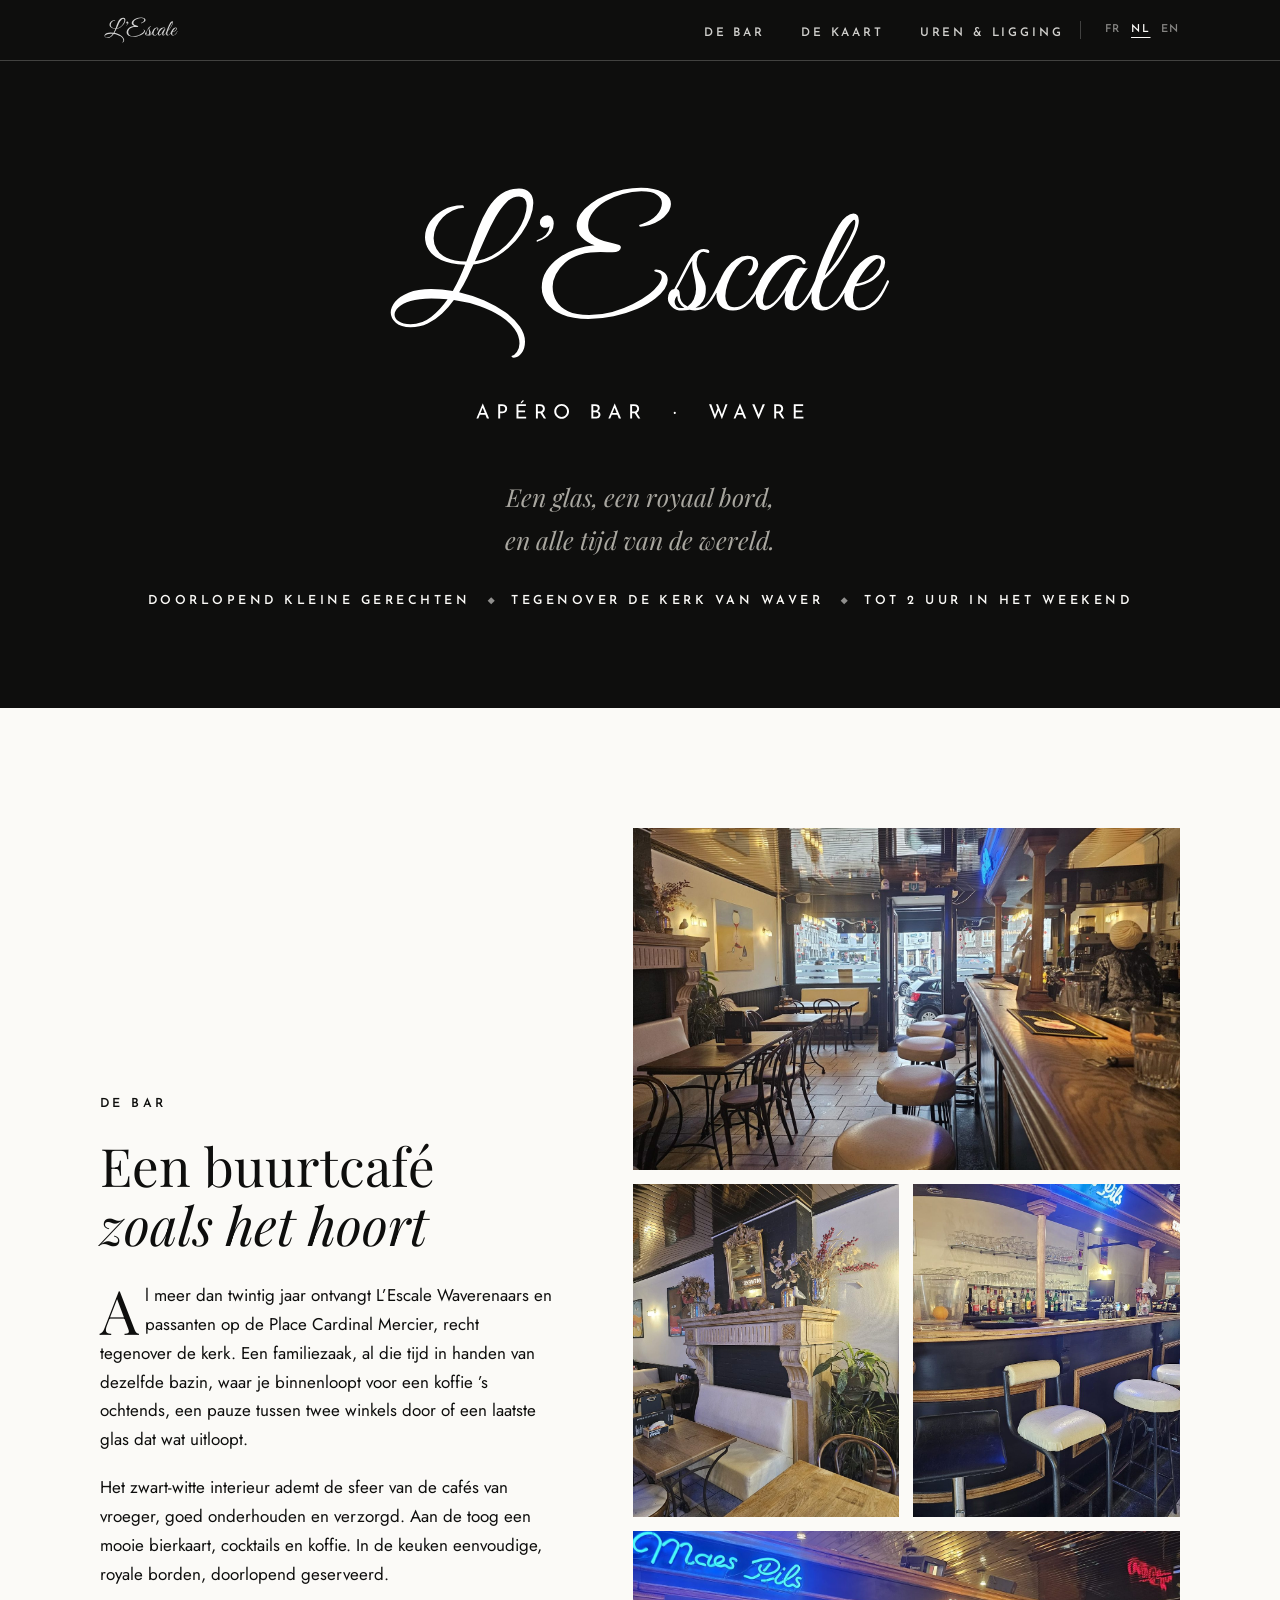
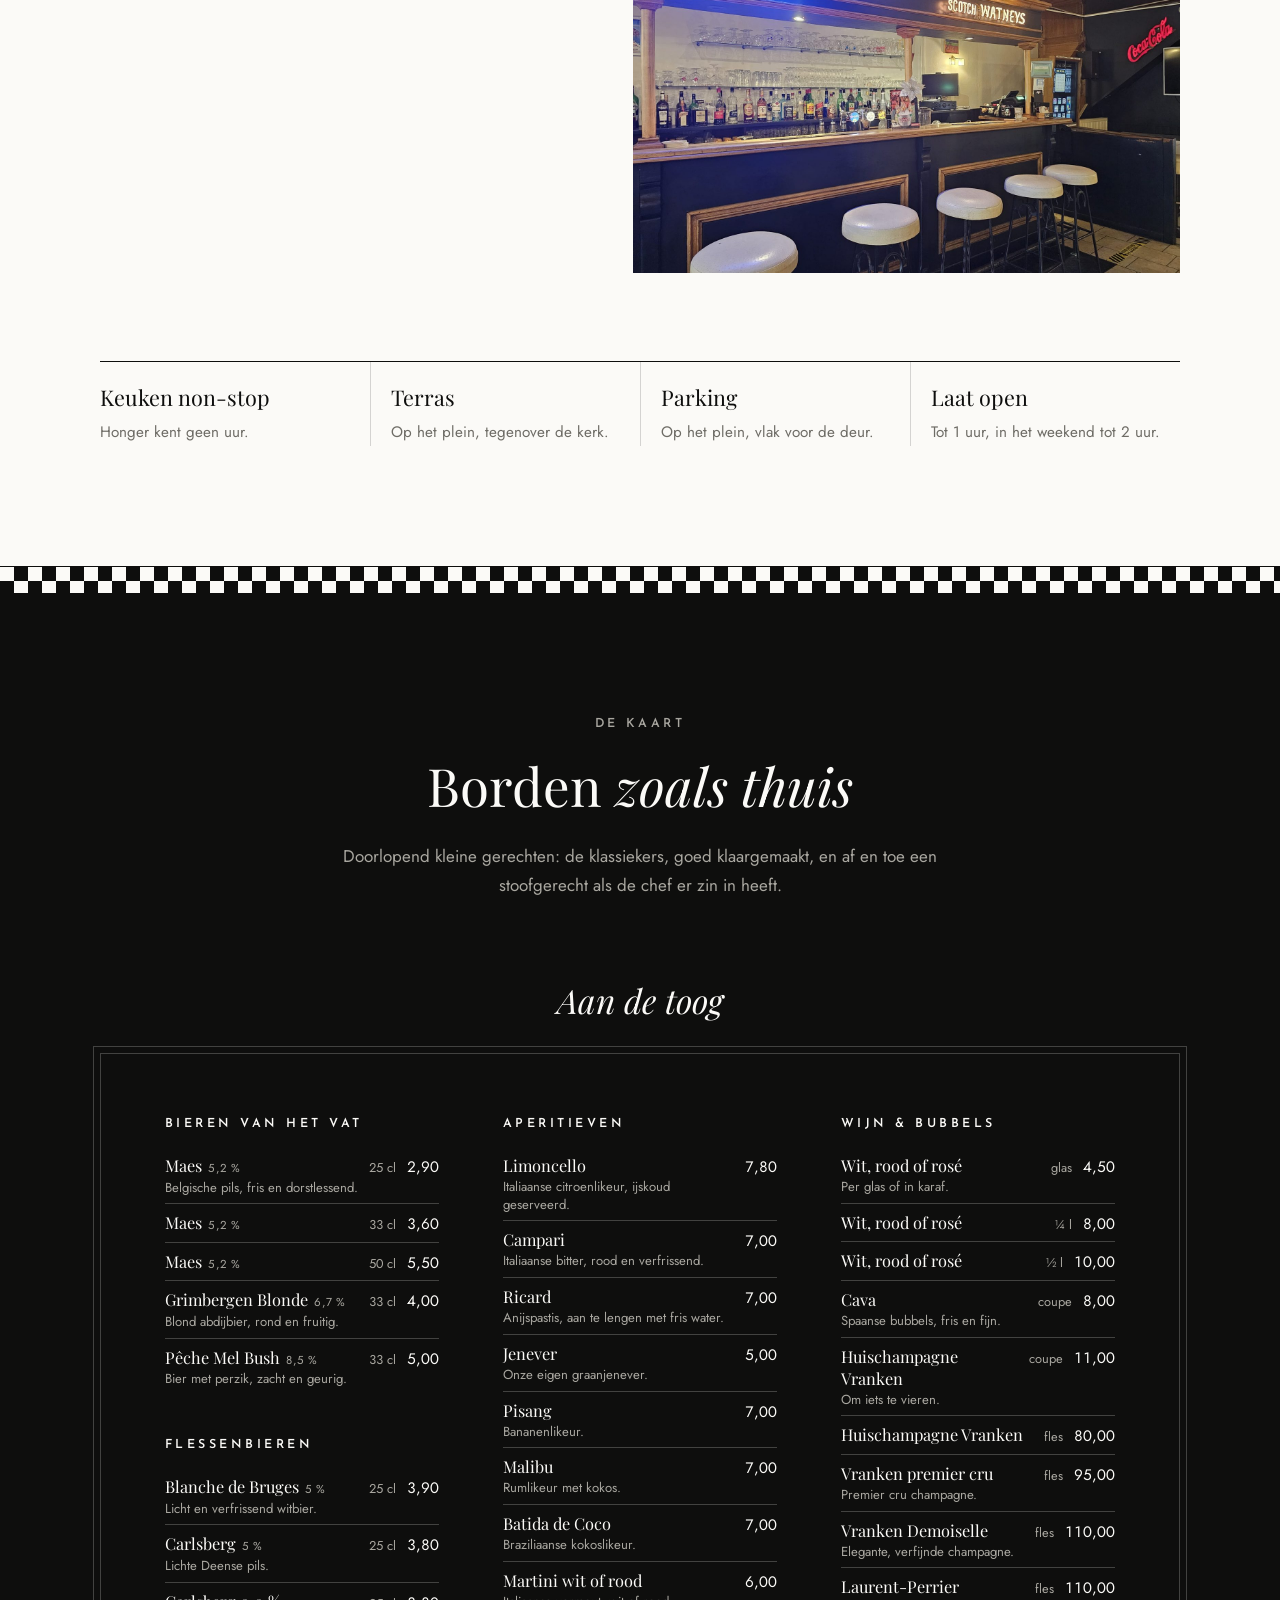
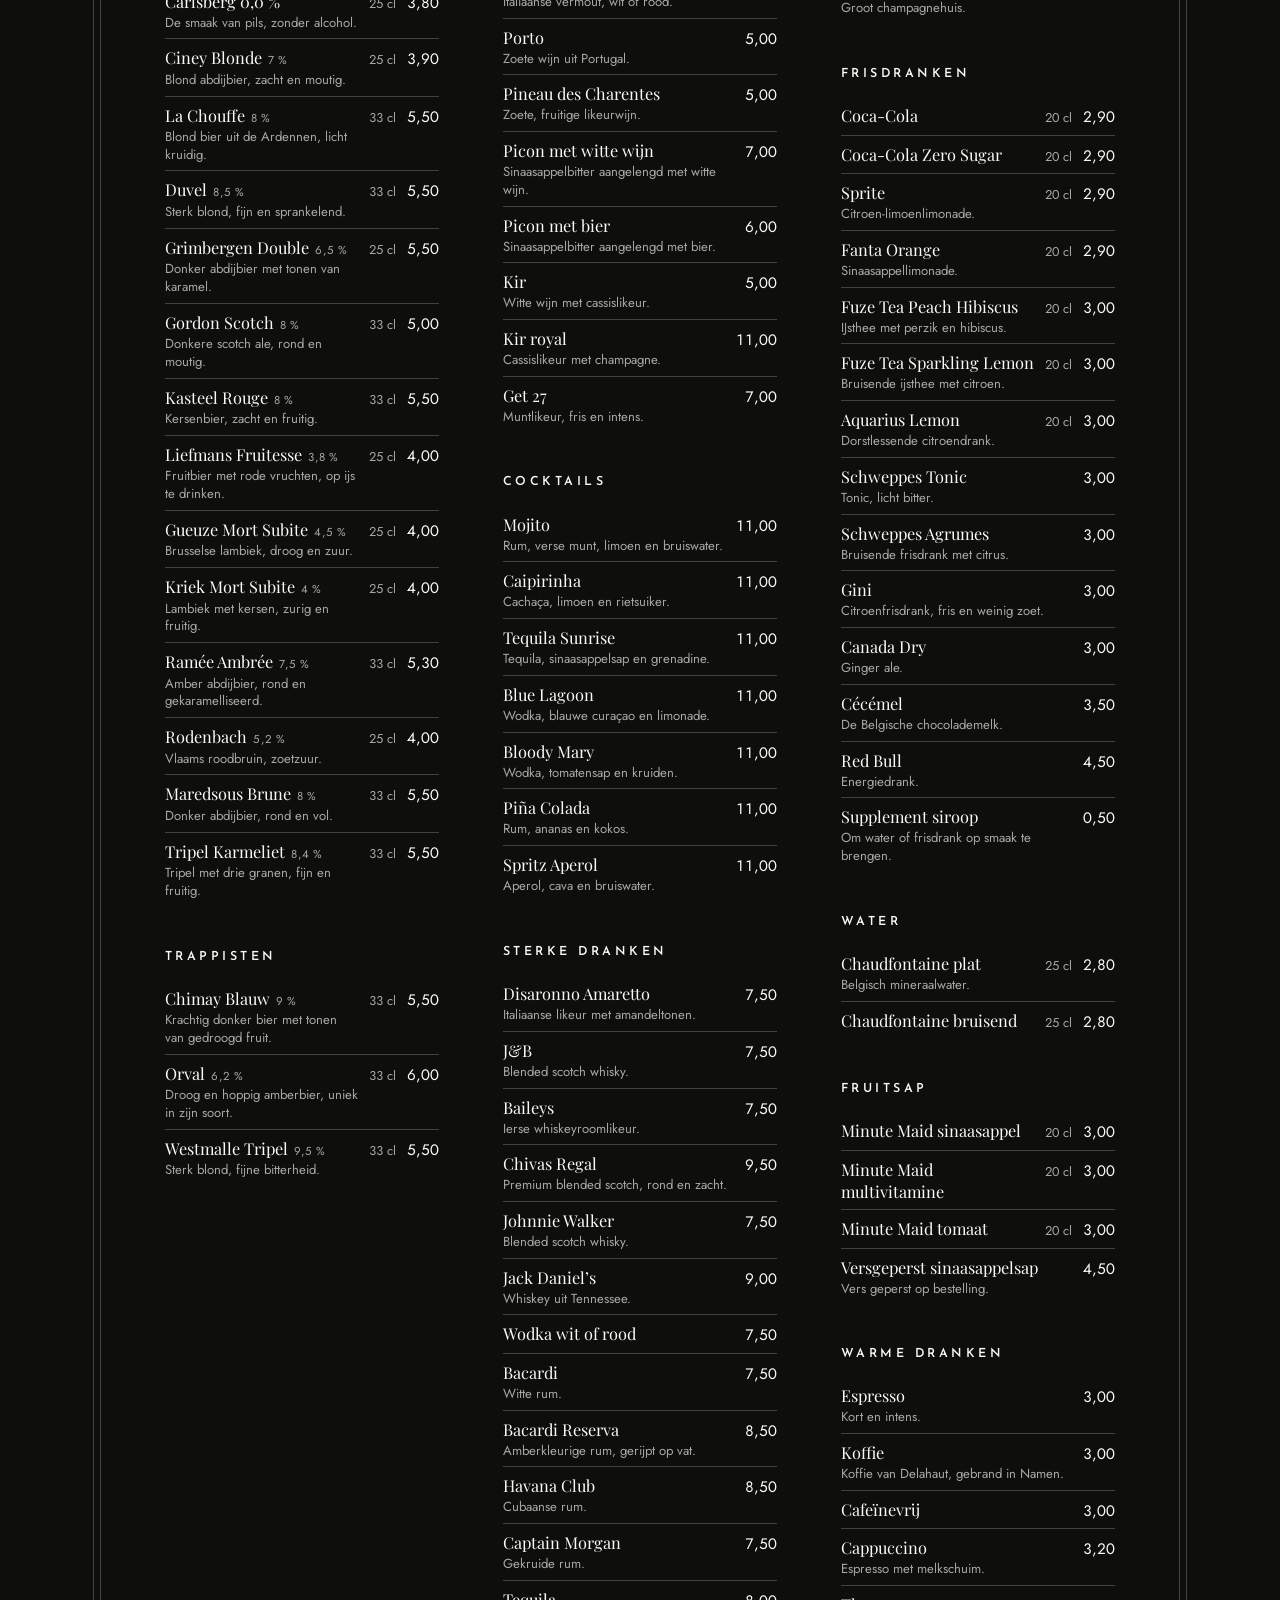
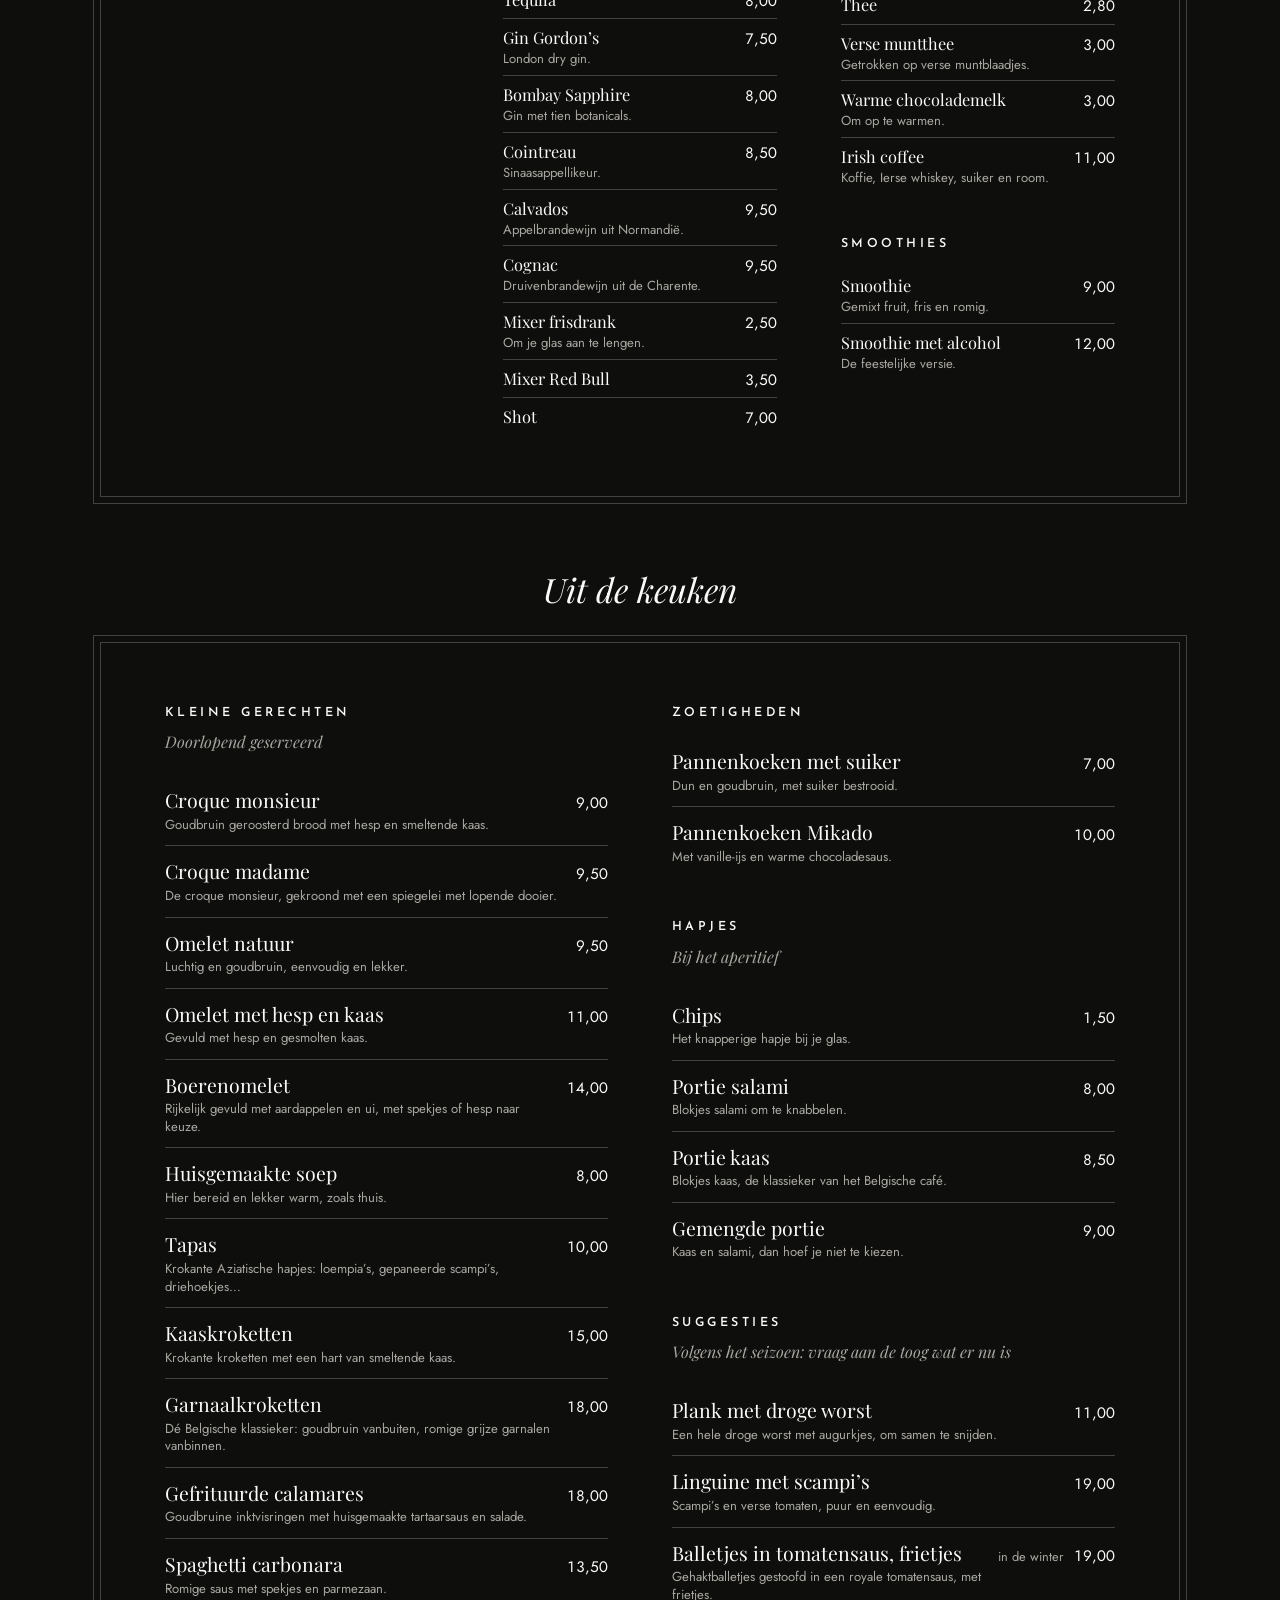
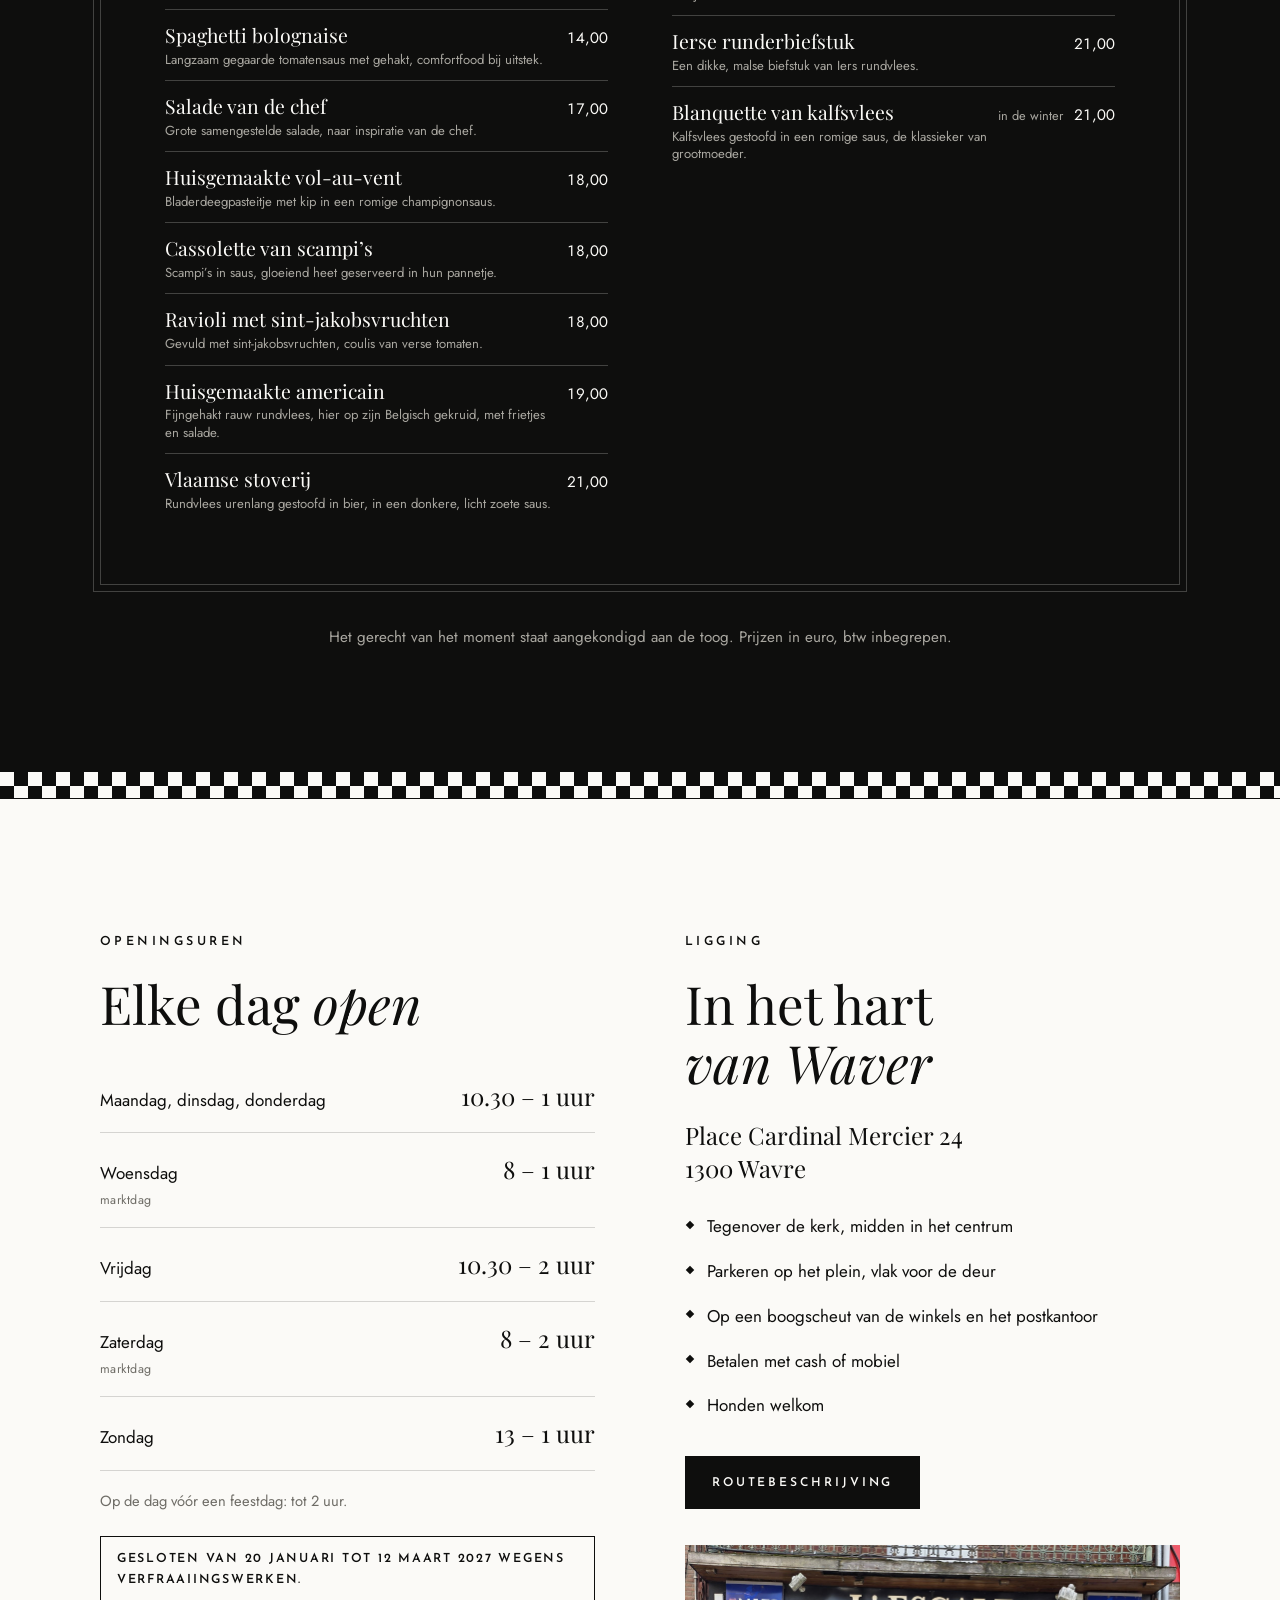
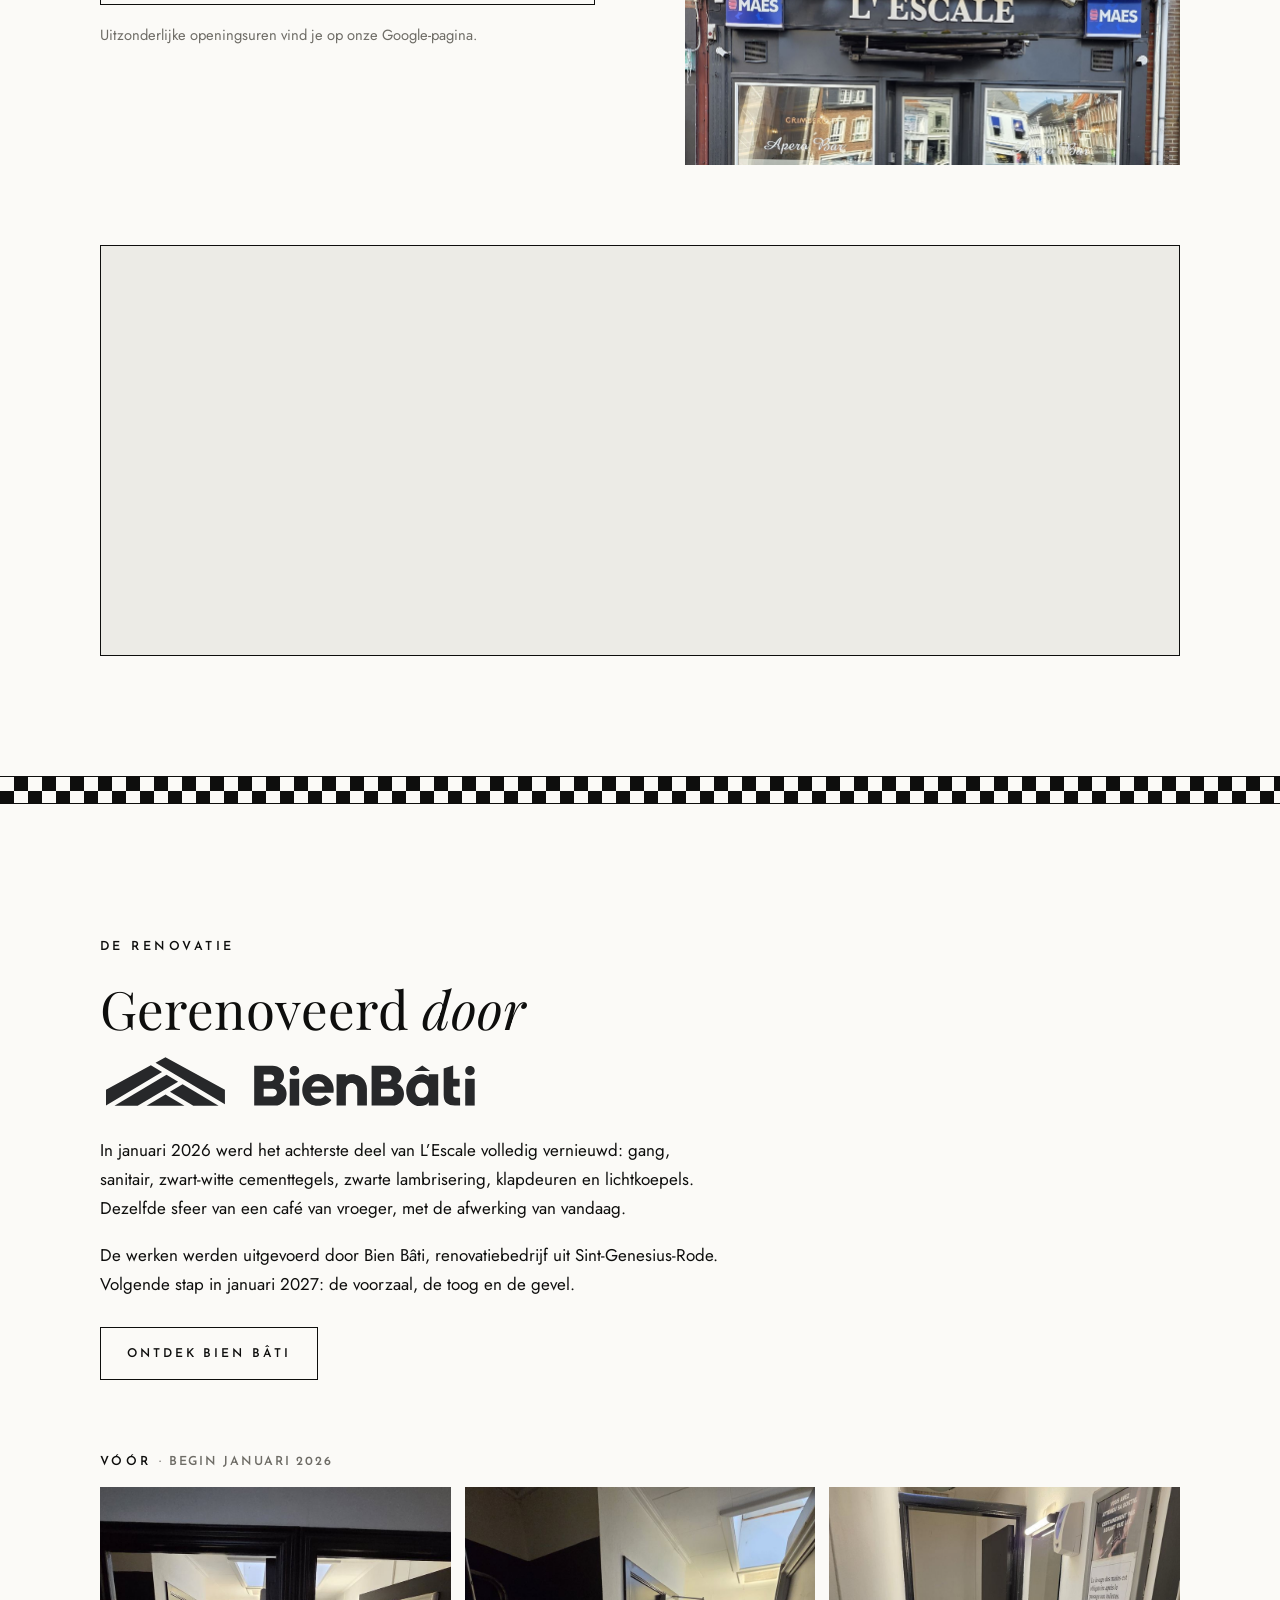
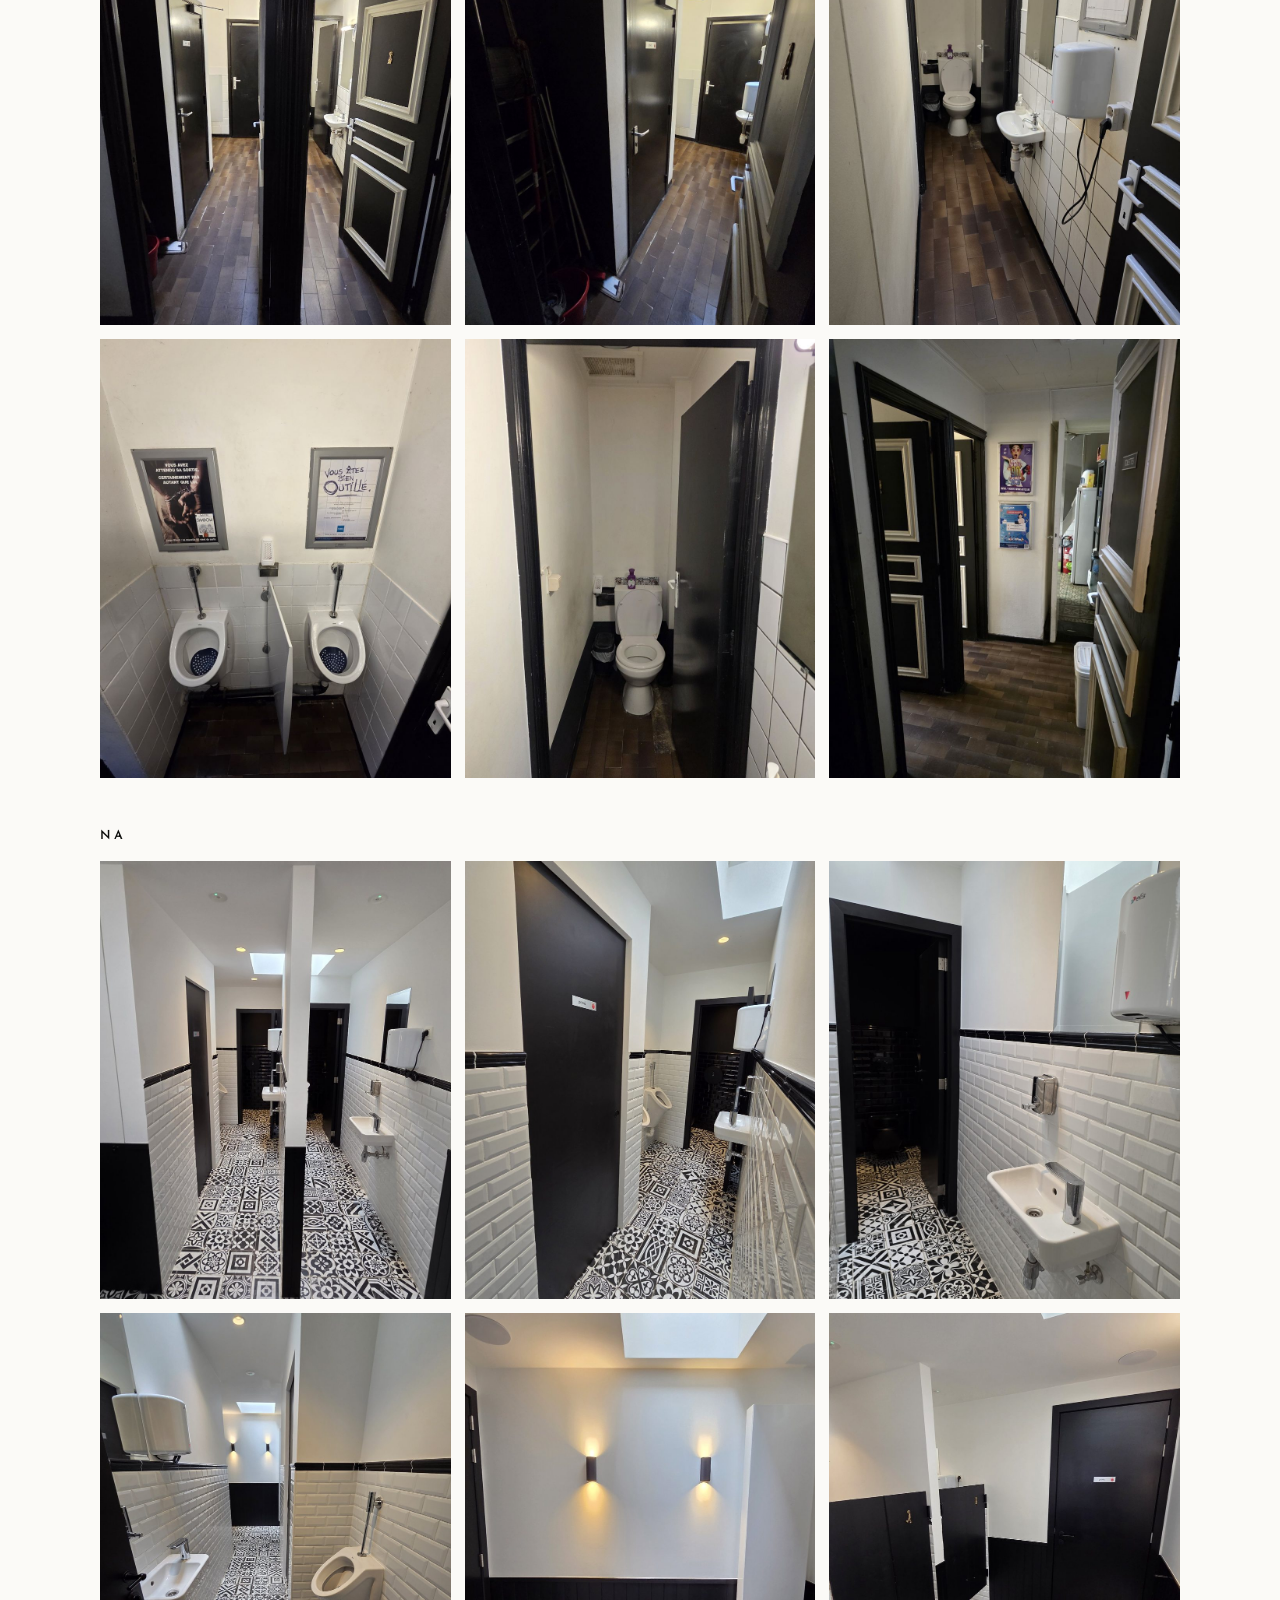
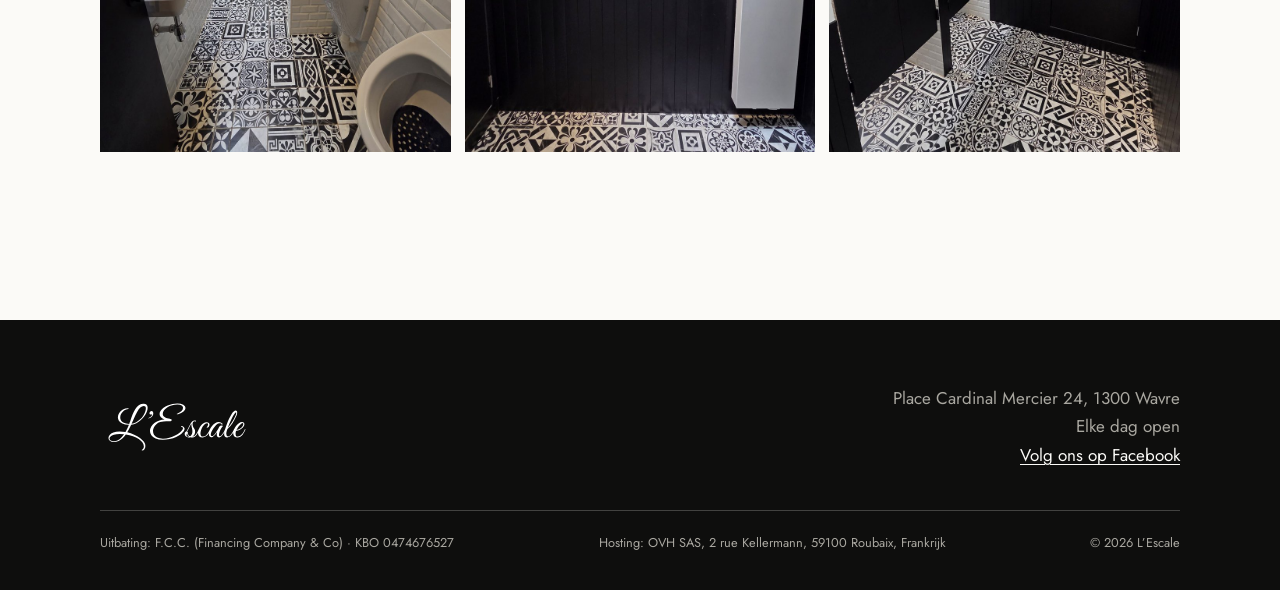
<file: nl/index.html>
<!doctype html>
<html lang="nl-BE">
<head>
<meta charset="utf-8">
<meta name="viewport" content="width=device-width, initial-scale=1, viewport-fit=cover">
<title>L’Escale · Apérobar in Waver</title>
<meta name="description" content="L’Escale, familiale apérobar in het centrum van Waver, op de Place Cardinal Mercier tegenover de kerk. Doorlopend kleine gerechten, bieren, cocktails, terras. Elke dag open tot 1 uur, in het weekend tot 2 uur.">
<link rel="canonical" href="https://www.escale-wavre.be/nl/">
<link rel="alternate" hreflang="fr-BE" href="https://www.escale-wavre.be/">
<link rel="alternate" hreflang="nl-BE" href="https://www.escale-wavre.be/nl/">
<link rel="alternate" hreflang="en" href="https://www.escale-wavre.be/en/">
<link rel="alternate" hreflang="x-default" href="https://www.escale-wavre.be/">
<link rel="icon" href="../img/favicon.svg" type="image/svg+xml">
<meta property="og:type" content="website">
<meta property="og:title" content="L’Escale · Apérobar in Waver">
<meta property="og:description" content="Familiale bar in het centrum van Waver. Doorlopend kleine gerechten, bieren, cocktails, terras.">
<meta property="og:image" content="https://www.escale-wavre.be/img/partage.jpg?v=1">
<meta property="og:image:width" content="1200">
<meta property="og:image:height" content="630">
<meta property="og:image:alt" content="Logo van L’Escale, apérobar in Waver">
<meta name="twitter:card" content="summary_large_image">
<meta property="og:url" content="https://www.escale-wavre.be/nl/">
<meta property="og:locale" content="nl_BE">
<meta name="theme-color" content="#0e0e0d">
<link rel="preload" href="../fonts/playfair-display-latin-400-normal.woff2" as="font" type="font/woff2" crossorigin>
<link rel="stylesheet" href="../css/style.css?v=15">
<script type="application/ld+json">
{
  "@context": "https://schema.org",
  "@type": "BarOrPub",
  "name": "L’Escale",
  "description": "Familiale apérobar met doorlopend kleine gerechten in het centrum van Waver.",
  "url": "https://www.escale-wavre.be/nl/",
  "logo": "https://www.escale-wavre.be/img/logo-great-vibes-mot-noir-sur-blanc.svg",
  "address": {
    "@type": "PostalAddress",
    "streetAddress": "Place Cardinal Mercier 24",
    "postalCode": "1300",
    "addressLocality": "Wavre",
    "addressCountry": "BE"
  },
  "image": "https://www.escale-wavre.be/img/photos/bar-salle.jpg",
  "paymentAccepted": "Cash, mobiel betalen",
  "sameAs": ["https://www.facebook.com/profile.php?id=100067364105003"],
  "servesCuisine": "Huiselijke Belgische keuken",
  "openingHoursSpecification": [
    { "@type": "OpeningHoursSpecification", "dayOfWeek": ["Monday", "Tuesday", "Thursday"], "opens": "10:30", "closes": "01:00" },
    { "@type": "OpeningHoursSpecification", "dayOfWeek": "Wednesday", "opens": "08:00", "closes": "01:00" },
    { "@type": "OpeningHoursSpecification", "dayOfWeek": "Friday", "opens": "10:30", "closes": "02:00" },
    { "@type": "OpeningHoursSpecification", "dayOfWeek": "Saturday", "opens": "08:00", "closes": "02:00" },
    { "@type": "OpeningHoursSpecification", "dayOfWeek": "Sunday", "opens": "13:00", "closes": "01:00" }
  ],
  "amenityFeature": [
    { "@type": "LocationFeatureSpecification", "name": "Terras", "value": true }
  ]
}
</script>
</head>
<body>

<nav class="nav" aria-label="Hoofdnavigatie">
  <div class="wrap">
    <a class="nav__logo" href="#haut" aria-label="L’Escale, terug naar boven"><img src="../img/logo-great-vibes-mot-blanc-transparent.svg" alt="L’Escale" width="160" height="34"></a>
    <ul>
      <li><a href="#le-bar">De bar</a></li>
      <li><a href="#la-carte">De kaart</a></li>
      <li><a href="#infos">Uren &amp; ligging</a></li>
    </ul>
    <p class="langues" aria-label="Taal kiezen"><a href="/" hreflang="fr" lang="fr">FR</a><a href="/nl/" hreflang="nl" lang="nl" aria-current="page">NL</a><a href="/en/" hreflang="en" lang="en">EN</a></p>
  </div>
</nav>

<header class="hero" id="haut">
  <div class="wrap">
    <h1 style="margin:0"><img class="hero__logo" src="../img/logo-great-vibes-complet-blanc-transparent.svg" alt="L’Escale, apérobar in Waver" width="560" height="320"></h1>
    <p class="hero__accroche">Een glas, een royaal bord, en alle tijd van de wereld.</p>
    <ul class="hero__infos label">
      <li>Doorlopend kleine gerechten</li>
      <li>Tegenover de kerk van Waver</li>
      <li>Tot 2 uur in het weekend</li>
    </ul>
  </div>
</header>

<section id="le-bar">
  <div class="wrap">
    <div class="bar__grille">
      <div class="bar__texte">
        <p class="label">De bar</p>
        <h2>Een buurtcafé <em>zoals het hoort</em></h2>
        <p class="lettrine">Al meer dan twintig jaar ontvangt L’Escale Waverenaars en passanten op de Place Cardinal Mercier, recht tegenover de kerk. Een familiezaak, al die tijd in handen van dezelfde bazin, waar je binnenloopt voor een koffie ’s ochtends, een pauze tussen twee winkels door of een laatste glas dat wat uitloopt.</p>
        <p>Het zwart-witte interieur ademt de sfeer van de cafés van vroeger, goed onderhouden en verzorgd. Aan de toog een mooie bierkaart, cocktails en koffie. In de keuken eenvoudige, royale borden, doorlopend geserveerd.</p>
      </div>
      <div class="bar__photos">
        <figure class="photo"><img src="../img/photos/bar-salle.jpg" alt="De zaal van L’Escale, de houten toog en het raam op het plein" width="1600" height="1000" loading="lazy"></figure>
        <figure class="photo"><img src="../img/photos/bar-cheminee.jpg" alt="De schouw en de bank ernaast" width="900" height="1125" loading="lazy"></figure>
        <figure class="photo"><img src="../img/photos/bar-comptoir.jpg" alt="De toog en de barkrukken" width="900" height="1125" loading="lazy"></figure>
        <figure class="photo"><img src="../img/photos/bar-maes.jpg" alt="De toog, het Maes Pils-uithangbord en de flessen" width="1600" height="1000" loading="lazy"></figure>
      </div>
    </div>

    <ul class="atouts">
      <li><strong>Keuken non-stop</strong><span>Honger kent geen uur.</span></li>
      <li><strong>Terras</strong><span>Op het plein, tegenover de kerk.</span></li>
      <li><strong>Parking</strong><span>Op het plein, vlak voor de deur.</span></li>
      <li><strong>Laat open</strong><span>Tot 1 uur, in het weekend tot 2 uur.</span></li>
    </ul>
  </div>
</section>

<div class="damier" role="presentation"></div>

<section class="sombre" id="la-carte">
  <div class="wrap">
    <div class="carte__tete">
      <p class="label">De kaart</p>
      <h2>Borden <em>zoals thuis</em></h2>
      <p>Doorlopend kleine gerechten: de klassiekers, goed klaargemaakt, en af en toe een stoofgerecht als de chef er zin in heeft.</p>
    </div>

    <!-- CARTE -->
    <h3 class="carte__partie">Aan de toog</h3>
    <div class="carte__cadre carte__cadre--bar">
    <div class="rubrique rubrique--compacte"><h4>Bieren van het vat</h4><ul><li><span>Maes <i class="deg">5,2 %</i><em>Belgische pils, fris en dorstlessend.</em></span><b><small>25 cl</small> 2,90</b></li><li><span>Maes <i class="deg">5,2 %</i></span><b><small>33 cl</small> 3,60</b></li><li><span>Maes <i class="deg">5,2 %</i></span><b><small>50 cl</small> 5,50</b></li><li><span>Grimbergen Blonde <i class="deg">6,7 %</i><em>Blond abdijbier, rond en fruitig.</em></span><b><small>33 cl</small> 4,00</b></li><li><span>Pêche Mel Bush <i class="deg">8,5 %</i><em>Bier met perzik, zacht en geurig.</em></span><b><small>33 cl</small> 5,00</b></li></ul></div>
    <div class="rubrique rubrique--compacte"><h4>Flessenbieren</h4><ul><li><span>Blanche de Bruges <i class="deg">5 %</i><em>Licht en verfrissend witbier.</em></span><b><small>25 cl</small> 3,90</b></li><li><span>Carlsberg <i class="deg">5 %</i><em>Lichte Deense pils.</em></span><b><small>25 cl</small> 3,80</b></li><li><span>Carlsberg 0,0 %<em>De smaak van pils, zonder alcohol.</em></span><b><small>25 cl</small> 3,80</b></li><li><span>Ciney Blonde <i class="deg">7 %</i><em>Blond abdijbier, zacht en moutig.</em></span><b><small>25 cl</small> 3,90</b></li><li><span>La Chouffe <i class="deg">8 %</i><em>Blond bier uit de Ardennen, licht kruidig.</em></span><b><small>33 cl</small> 5,50</b></li><li><span>Duvel <i class="deg">8,5 %</i><em>Sterk blond, fijn en sprankelend.</em></span><b><small>33 cl</small> 5,50</b></li><li><span>Grimbergen Double <i class="deg">6,5 %</i><em>Donker abdijbier met tonen van karamel.</em></span><b><small>25 cl</small> 5,50</b></li><li><span>Gordon Scotch <i class="deg">8 %</i><em>Donkere scotch ale, rond en moutig.</em></span><b><small>33 cl</small> 5,00</b></li><li><span>Kasteel Rouge <i class="deg">8 %</i><em>Kersenbier, zacht en fruitig.</em></span><b><small>33 cl</small> 5,50</b></li><li><span>Liefmans Fruitesse <i class="deg">3,8 %</i><em>Fruitbier met rode vruchten, op ijs te drinken.</em></span><b><small>25 cl</small> 4,00</b></li><li><span>Gueuze Mort Subite <i class="deg">4,5 %</i><em>Brusselse lambiek, droog en zuur.</em></span><b><small>25 cl</small> 4,00</b></li><li><span>Kriek Mort Subite <i class="deg">4 %</i><em>Lambiek met kersen, zurig en fruitig.</em></span><b><small>25 cl</small> 4,00</b></li><li><span>Ramée Ambrée <i class="deg">7,5 %</i><em>Amber abdijbier, rond en gekaramelliseerd.</em></span><b><small>33 cl</small> 5,30</b></li><li><span>Rodenbach <i class="deg">5,2 %</i><em>Vlaams roodbruin, zoetzuur.</em></span><b><small>25 cl</small> 4,00</b></li><li><span>Maredsous Brune <i class="deg">8 %</i><em>Donker abdijbier, rond en vol.</em></span><b><small>33 cl</small> 5,50</b></li><li><span>Tripel Karmeliet <i class="deg">8,4 %</i><em>Tripel met drie granen, fijn en fruitig.</em></span><b><small>33 cl</small> 5,50</b></li></ul></div>
    <div class="rubrique rubrique--compacte"><h4>Trappisten</h4><ul><li><span>Chimay Blauw <i class="deg">9 %</i><em>Krachtig donker bier met tonen van gedroogd fruit.</em></span><b><small>33 cl</small> 5,50</b></li><li><span>Orval <i class="deg">6,2 %</i><em>Droog en hoppig amberbier, uniek in zijn soort.</em></span><b><small>33 cl</small> 6,00</b></li><li><span>Westmalle Tripel <i class="deg">9,5 %</i><em>Sterk blond, fijne bitterheid.</em></span><b><small>33 cl</small> 5,50</b></li></ul></div>
    <div class="rubrique rubrique--compacte"><h4>Aperitieven</h4><ul><li><span>Limoncello<em>Italiaanse citroenlikeur, ijskoud geserveerd.</em></span><b>7,80</b></li><li><span>Campari<em>Italiaanse bitter, rood en verfrissend.</em></span><b>7,00</b></li><li><span>Ricard<em>Anijspastis, aan te lengen met fris water.</em></span><b>7,00</b></li><li><span>Jenever<em>Onze eigen graanjenever.</em></span><b>5,00</b></li><li><span>Pisang<em>Bananenlikeur.</em></span><b>7,00</b></li><li><span>Malibu<em>Rumlikeur met kokos.</em></span><b>7,00</b></li><li><span>Batida de Coco<em>Braziliaanse kokoslikeur.</em></span><b>7,00</b></li><li><span>Martini wit of rood<em>Italiaanse vermout, wit of rood.</em></span><b>6,00</b></li><li><span>Porto<em>Zoete wijn uit Portugal.</em></span><b>5,00</b></li><li><span>Pineau des Charentes<em>Zoete, fruitige likeurwijn.</em></span><b>5,00</b></li><li><span>Picon met witte wijn<em>Sinaasappelbitter aangelengd met witte wijn.</em></span><b>7,00</b></li><li><span>Picon met bier<em>Sinaasappelbitter aangelengd met bier.</em></span><b>6,00</b></li><li><span>Kir<em>Witte wijn met cassislikeur.</em></span><b>5,00</b></li><li><span>Kir royal<em>Cassislikeur met champagne.</em></span><b>11,00</b></li><li><span>Get 27<em>Muntlikeur, fris en intens.</em></span><b>7,00</b></li></ul></div>
    <div class="rubrique rubrique--compacte"><h4>Cocktails</h4><ul><li><span>Mojito<em>Rum, verse munt, limoen en bruiswater.</em></span><b>11,00</b></li><li><span>Caipirinha<em>Cachaça, limoen en rietsuiker.</em></span><b>11,00</b></li><li><span>Tequila Sunrise<em>Tequila, sinaasappelsap en grenadine.</em></span><b>11,00</b></li><li><span>Blue Lagoon<em>Wodka, blauwe curaçao en limonade.</em></span><b>11,00</b></li><li><span>Bloody Mary<em>Wodka, tomatensap en kruiden.</em></span><b>11,00</b></li><li><span>Piña Colada<em>Rum, ananas en kokos.</em></span><b>11,00</b></li><li><span>Spritz Aperol<em>Aperol, cava en bruiswater.</em></span><b>11,00</b></li></ul></div>
    <div class="rubrique rubrique--compacte"><h4>Sterke dranken</h4><ul><li><span>Disaronno Amaretto<em>Italiaanse likeur met amandeltonen.</em></span><b>7,50</b></li><li><span>J&amp;B<em>Blended scotch whisky.</em></span><b>7,50</b></li><li><span>Baileys<em>Ierse whiskeyroomlikeur.</em></span><b>7,50</b></li><li><span>Chivas Regal<em>Premium blended scotch, rond en zacht.</em></span><b>9,50</b></li><li><span>Johnnie Walker<em>Blended scotch whisky.</em></span><b>7,50</b></li><li><span>Jack Daniel’s<em>Whiskey uit Tennessee.</em></span><b>9,00</b></li><li><span>Wodka wit of rood</span><b>7,50</b></li><li><span>Bacardi<em>Witte rum.</em></span><b>7,50</b></li><li><span>Bacardi Reserva<em>Amberkleurige rum, gerijpt op vat.</em></span><b>8,50</b></li><li><span>Havana Club<em>Cubaanse rum.</em></span><b>8,50</b></li><li><span>Captain Morgan<em>Gekruide rum.</em></span><b>7,50</b></li><li><span>Tequila</span><b>8,00</b></li><li><span>Gin Gordon’s<em>London dry gin.</em></span><b>7,50</b></li><li><span>Bombay Sapphire<em>Gin met tien botanicals.</em></span><b>8,00</b></li><li><span>Cointreau<em>Sinaasappellikeur.</em></span><b>8,50</b></li><li><span>Calvados<em>Appelbrandewijn uit Normandië.</em></span><b>9,50</b></li><li><span>Cognac<em>Druivenbrandewijn uit de Charente.</em></span><b>9,50</b></li><li><span>Mixer frisdrank<em>Om je glas aan te lengen.</em></span><b>2,50</b></li><li><span>Mixer Red Bull</span><b>3,50</b></li><li><span>Shot</span><b>7,00</b></li></ul></div>
    <div class="rubrique rubrique--compacte"><h4>Wijn & bubbels</h4><ul><li><span>Wit, rood of rosé<em>Per glas of in karaf.</em></span><b><small>glas</small> 4,50</b></li><li><span>Wit, rood of rosé</span><b><small>¼ l</small> 8,00</b></li><li><span>Wit, rood of rosé</span><b><small>½ l</small> 10,00</b></li><li><span>Cava<em>Spaanse bubbels, fris en fijn.</em></span><b><small>coupe</small> 8,00</b></li><li><span>Huischampagne Vranken<em>Om iets te vieren.</em></span><b><small>coupe</small> 11,00</b></li><li><span>Huischampagne Vranken</span><b><small>fles</small> 80,00</b></li><li><span>Vranken premier cru<em>Premier cru champagne.</em></span><b><small>fles</small> 95,00</b></li><li><span>Vranken Demoiselle<em>Elegante, verfijnde champagne.</em></span><b><small>fles</small> 110,00</b></li><li><span>Laurent-Perrier<em>Groot champagnehuis.</em></span><b><small>fles</small> 110,00</b></li></ul></div>
    <div class="rubrique rubrique--compacte"><h4>Frisdranken</h4><ul><li><span>Coca-Cola</span><b><small>20 cl</small> 2,90</b></li><li><span>Coca-Cola Zero Sugar</span><b><small>20 cl</small> 2,90</b></li><li><span>Sprite<em>Citroen-limoenlimonade.</em></span><b><small>20 cl</small> 2,90</b></li><li><span>Fanta Orange<em>Sinaasappellimonade.</em></span><b><small>20 cl</small> 2,90</b></li><li><span>Fuze Tea Peach Hibiscus<em>IJsthee met perzik en hibiscus.</em></span><b><small>20 cl</small> 3,00</b></li><li><span>Fuze Tea Sparkling Lemon<em>Bruisende ijsthee met citroen.</em></span><b><small>20 cl</small> 3,00</b></li><li><span>Aquarius Lemon<em>Dorstlessende citroendrank.</em></span><b><small>20 cl</small> 3,00</b></li><li><span>Schweppes Tonic<em>Tonic, licht bitter.</em></span><b>3,00</b></li><li><span>Schweppes Agrumes<em>Bruisende frisdrank met citrus.</em></span><b>3,00</b></li><li><span>Gini<em>Citroenfrisdrank, fris en weinig zoet.</em></span><b>3,00</b></li><li><span>Canada Dry<em>Ginger ale.</em></span><b>3,00</b></li><li><span>Cécémel<em>De Belgische chocolademelk.</em></span><b>3,50</b></li><li><span>Red Bull<em>Energiedrank.</em></span><b>4,50</b></li><li><span>Supplement siroop<em>Om water of frisdrank op smaak te brengen.</em></span><b>0,50</b></li></ul></div>
    <div class="rubrique rubrique--compacte"><h4>Water</h4><ul><li><span>Chaudfontaine plat<em>Belgisch mineraalwater.</em></span><b><small>25 cl</small> 2,80</b></li><li><span>Chaudfontaine bruisend</span><b><small>25 cl</small> 2,80</b></li></ul></div>
    <div class="rubrique rubrique--compacte"><h4>Fruitsap</h4><ul><li><span>Minute Maid sinaasappel</span><b><small>20 cl</small> 3,00</b></li><li><span>Minute Maid multivitamine</span><b><small>20 cl</small> 3,00</b></li><li><span>Minute Maid tomaat</span><b><small>20 cl</small> 3,00</b></li><li><span>Versgeperst sinaasappelsap<em>Vers geperst op bestelling.</em></span><b>4,50</b></li></ul></div>
    <div class="rubrique rubrique--compacte"><h4>Warme dranken</h4><ul><li><span>Espresso<em>Kort en intens.</em></span><b>3,00</b></li><li><span>Koffie<em>Koffie van Delahaut, gebrand in Namen.</em></span><b>3,00</b></li><li><span>Cafeïnevrij</span><b>3,00</b></li><li><span>Cappuccino<em>Espresso met melkschuim.</em></span><b>3,20</b></li><li><span>Thee</span><b>2,80</b></li><li><span>Verse muntthee<em>Getrokken op verse muntblaadjes.</em></span><b>3,00</b></li><li><span>Warme chocolademelk<em>Om op te warmen.</em></span><b>3,00</b></li><li><span>Irish coffee<em>Koffie, Ierse whiskey, suiker en room.</em></span><b>11,00</b></li></ul></div>
    <div class="rubrique rubrique--compacte"><h4>Smoothies</h4><ul><li><span>Smoothie<em>Gemixt fruit, fris en romig.</em></span><b>9,00</b></li><li><span>Smoothie met alcohol<em>De feestelijke versie.</em></span><b>12,00</b></li></ul></div>
    </div>
    <h3 class="carte__partie">Uit de keuken</h3>
    <div class="carte__cadre carte__cadre--cuisine">
    <div class="rubrique"><h4>Kleine gerechten</h4><p class="quand">Doorlopend geserveerd</p><ul><li><span>Croque monsieur<em>Goudbruin geroosterd brood met hesp en smeltende kaas.</em></span><b>9,00</b></li><li><span>Croque madame<em>De croque monsieur, gekroond met een spiegelei met lopende dooier.</em></span><b>9,50</b></li><li><span>Omelet natuur<em>Luchtig en goudbruin, eenvoudig en lekker.</em></span><b>9,50</b></li><li><span>Omelet met hesp en kaas<em>Gevuld met hesp en gesmolten kaas.</em></span><b>11,00</b></li><li><span>Boerenomelet<em>Rijkelijk gevuld met aardappelen en ui, met spekjes of hesp naar keuze.</em></span><b>14,00</b></li><li><span>Huisgemaakte soep<em>Hier bereid en lekker warm, zoals thuis.</em></span><b>8,00</b></li><li><span>Tapas<em>Krokante Aziatische hapjes: loempia’s, gepaneerde scampi’s, driehoekjes…</em></span><b>10,00</b></li><li><span>Kaaskroketten<em>Krokante kroketten met een hart van smeltende kaas.</em></span><b>15,00</b></li><li><span>Garnaalkroketten<em>Dé Belgische klassieker: goudbruin vanbuiten, romige grijze garnalen vanbinnen.</em></span><b>18,00</b></li><li><span>Gefrituurde calamares<em>Goudbruine inktvisringen met huisgemaakte tartaarsaus en salade.</em></span><b>18,00</b></li><li><span>Spaghetti carbonara<em>Romige saus met spekjes en parmezaan.</em></span><b>13,50</b></li><li><span>Spaghetti bolognaise<em>Langzaam gegaarde tomatensaus met gehakt, comfortfood bij uitstek.</em></span><b>14,00</b></li><li><span>Salade van de chef<em>Grote samengestelde salade, naar inspiratie van de chef.</em></span><b>17,00</b></li><li><span>Huisgemaakte vol-au-vent<em>Bladerdeegpasteitje met kip in een romige champignonsaus.</em></span><b>18,00</b></li><li><span>Cassolette van scampi’s<em>Scampi’s in saus, gloeiend heet geserveerd in hun pannetje.</em></span><b>18,00</b></li><li><span>Ravioli met sint-jakobsvruchten<em>Gevuld met sint-jakobsvruchten, coulis van verse tomaten.</em></span><b>18,00</b></li><li><span>Huisgemaakte americain<em>Fijngehakt rauw rundvlees, hier op zijn Belgisch gekruid, met frietjes en salade.</em></span><b>19,00</b></li><li><span>Vlaamse stoverij<em>Rundvlees urenlang gestoofd in bier, in een donkere, licht zoete saus.</em></span><b>21,00</b></li></ul></div>
    <div class="rubrique"><h4>Zoetigheden</h4><ul><li><span>Pannenkoeken met suiker<em>Dun en goudbruin, met suiker bestrooid.</em></span><b>7,00</b></li><li><span>Pannenkoeken Mikado<em>Met vanille-ijs en warme chocoladesaus.</em></span><b>10,00</b></li></ul></div>
    <div class="rubrique"><h4>Hapjes</h4><p class="quand">Bij het aperitief</p><ul><li><span>Chips<em>Het knapperige hapje bij je glas.</em></span><b>1,50</b></li><li><span>Portie salami<em>Blokjes salami om te knabbelen.</em></span><b>8,00</b></li><li><span>Portie kaas<em>Blokjes kaas, de klassieker van het Belgische café.</em></span><b>8,50</b></li><li><span>Gemengde portie<em>Kaas en salami, dan hoef je niet te kiezen.</em></span><b>9,00</b></li></ul></div>
    <div class="rubrique"><h4>Suggesties</h4><p class="quand">Volgens het seizoen: vraag aan de toog wat er nu is</p><ul><li><span>Plank met droge worst<em>Een hele droge worst met augurkjes, om samen te snijden.</em></span><b>11,00</b></li><li><span>Linguine met scampi’s<em>Scampi’s en verse tomaten, puur en eenvoudig.</em></span><b>19,00</b></li><li><span>Balletjes in tomatensaus, frietjes<em>Gehaktballetjes gestoofd in een royale tomatensaus, met frietjes.</em></span><b><small>in de winter</small> 19,00</b></li><li><span>Ierse runderbiefstuk<em>Een dikke, malse biefstuk van Iers rundvlees.</em></span><b>21,00</b></li><li><span>Blanquette van kalfsvlees<em>Kalfsvlees gestoofd in een romige saus, de klassieker van grootmoeder.</em></span><b><small>in de winter</small> 21,00</b></li></ul></div>
    </div>
    <p class="carte__pied">Het gerecht van het moment staat aangekondigd aan de toog. Prijzen in euro, btw inbegrepen.</p>
    <!-- /CARTE -->
    </div>
</section>

<div class="damier" role="presentation"></div>

<section class="infos" id="infos">
  <div class="wrap infos__grille">
    <div>
      <p class="label">Openingsuren</p>
      <h2>Elke dag <em>open</em></h2>
      <table class="horaires">
        <tbody>
          <tr><th scope="row">Maandag, dinsdag, donderdag</th><td>10.30 – 1 uur</td></tr>
          <tr><th scope="row">Woensdag <small>marktdag</small></th><td>8 – 1 uur</td></tr>
          <tr><th scope="row">Vrijdag</th><td>10.30 – 2 uur</td></tr>
          <tr><th scope="row">Zaterdag <small>marktdag</small></th><td>8 – 2 uur</td></tr>
          <tr><th scope="row">Zondag</th><td>13 – 1 uur</td></tr>
        </tbody>
      </table>
      <p class="note">Op de dag vóór een feestdag: tot 2 uur.</p>
      <p class="fermeture">Gesloten van 20 januari tot 12 maart 2027 wegens verfraaiingswerken.</p>
      <p class="note">Uitzonderlijke openingsuren vind je op onze Google-pagina.</p>
    </div>
    <div>
      <p class="label">Ligging</p>
      <h2>In het hart <em>van Waver</em></h2>
      <address class="adresse">Place Cardinal Mercier 24<br>1300 Wavre</address>
      <ul class="acces">
        <li>Tegenover de kerk, midden in het centrum</li>
        <li>Parkeren op het plein, vlak voor de deur</li>
        <li>Op een boogscheut van de winkels en het postkantoor</li>
        <li>Betalen met cash of mobiel</li>
        <li>Honden welkom</li>
      </ul>
      <div class="boutons">
        <a class="bouton" href="https://www.google.com/maps/search/?api=1&amp;query=L%27Escale+Place+Cardinal+Mercier+24+1300+Wavre" target="_blank" rel="noopener">Routebeschrijving</a>
        <!-- À activer quand le numéro est confirmé :
        <a class="bouton bouton--ligne" href="tel:+3210000000">010 00 00 00</a>
        -->
      </div>
      <figure class="photo photo--facade"><img src="../img/photos/facade.jpg" alt="De gevel van L’Escale op de Place Cardinal Mercier in Waver" width="2000" height="882" loading="lazy"></figure>
    </div>
  </div>
  <div class="wrap">
    <div class="plan">
      <iframe title="Google Maps-kaart: L’Escale, Place Cardinal Mercier 24, 1300 Waver" src="https://maps.google.com/maps?q=L%27Escale%20-%20Ap%C3%A9ro%20Bar%2C%20Place%20Cardinal%20Mercier%2024%2C%201300%20Wavre&amp;z=17&amp;hl=nl&amp;output=embed" loading="lazy" referrerpolicy="no-referrer-when-downgrade" allowfullscreen></iframe>
    </div>
  </div>
</section>

<div class="damier" role="presentation"></div>

<section class="renovation" id="renovation">
  <div class="wrap renovation__grille">
    <div class="renovation__texte">
      <p class="label">De renovatie</p>
      <h2>Gerenoveerd <em>door</em> <img class="logo-bb" src="../img/bienbati.svg" alt="Bien Bâti" width="334" height="49"></h2>
      <p>In januari 2026 werd het achterste deel van L’Escale volledig vernieuwd: gang, sanitair, zwart-witte cementtegels, zwarte lambrisering, klapdeuren en lichtkoepels. Dezelfde sfeer van een café van vroeger, met de afwerking van vandaag.</p>
      <p>De werken werden uitgevoerd door Bien Bâti, renovatiebedrijf uit Sint-Genesius-Rode. Volgende stap in januari 2027: de voorzaal, de toog en de gevel.</p>
      <div class="boutons">
        <a class="bouton bouton--ligne" href="https://www.bienbati.be/" target="_blank" rel="noopener">Ontdek Bien Bâti</a>
      </div>
    </div>
  </div>
  <div class="wrap serie">
    <p class="label serie__titre">Vóór <span>· begin januari 2026</span></p>
    <div class="serie__grille">
      <figure class="photo photo--serie"><img src="../img/photos/avant-entree.jpg" alt="Vóór: de ingang van de toiletten, twee deuren met omlijsting en oude bruine tegels" width="900" height="1125" loading="lazy"></figure>
      <figure class="photo photo--serie"><img src="../img/photos/avant-porte.jpg" alt="Vóór: de gang naar de privédeur" width="900" height="1200" loading="lazy"></figure>
      <figure class="photo photo--serie"><img src="../img/photos/avant-wc.jpg" alt="Vóór: de gang van de toiletten, oude tegels en handdroger" width="900" height="1200" loading="lazy"></figure>
      <figure class="photo photo--serie"><img src="../img/photos/avant-urinoirs.jpg" alt="Vóór: de urinoirs, witte tegels en oude affiches" width="900" height="1128" loading="lazy"></figure>
      <figure class="photo photo--serie"><img src="../img/photos/avant-wc2.jpg" alt="Vóór: het toilet, witte muren en zwarte plint" width="900" height="1128" loading="lazy"></figure>
      <figure class="photo photo--serie"><img src="../img/photos/avant-couloir.jpg" alt="Vóór: de achterste gang en de deuren met lijstwerk" width="900" height="1128" loading="lazy"></figure>
    </div>
    <p class="label serie__titre">Na</p>
    <div class="serie__grille">
      <figure class="photo photo--serie"><img src="../img/photos/apres-couloirs.jpg" alt="Na: de twee gangen naar de toiletten, metrotegels, zwarte lambrisering en cementtegels" width="900" height="1125" loading="lazy"></figure>
      <figure class="photo photo--serie"><img src="../img/photos/apres-prive.jpg" alt="Na: de privédeur en de gang naar de toiletten, metrotegels en cementtegels" width="900" height="1125" loading="lazy"></figure>
      <figure class="photo photo--serie"><img src="../img/photos/apres-lavabo.jpg" alt="Na: het fonteintje en het toilethokje, witte metrotegels en zwarte boord" width="900" height="1125" loading="lazy"></figure>
      <figure class="photo photo--serie"><img src="../img/photos/apres-toilettes.jpg" alt="Na: de toiletten, witte metrotegels, zwarte boord en cementtegels" width="900" height="1125" loading="lazy"></figure>
      <figure class="photo photo--serie"><img src="../img/photos/apres-appliques.jpg" alt="Na: twee wandlampen, zwarte lambrisering en cementtegels" width="900" height="1125" loading="lazy"></figure>
      <figure class="photo photo--serie"><img src="../img/photos/apres-battantes.jpg" alt="Na: de zwarte klapdeuren, de privédeur en de vloer in cementtegels" width="900" height="1125" loading="lazy"></figure>
    </div>
  </div>
</section>

<footer class="pied">
  <div class="wrap">
    <div class="pied__haut">
      <img src="../img/logo-great-vibes-mot-blanc-transparent.svg" alt="L’Escale" width="200" height="64">
      <p>Place Cardinal Mercier 24, 1300 Wavre<br>Elke dag open<br><a href="https://www.facebook.com/profile.php?id=100067364105003" target="_blank" rel="noopener">Volg ons op Facebook</a></p>
    </div>
    <div class="pied__legal">
      <p>Uitbating: F.C.C. (Financing Company &amp; Co) · KBO 0474676527</p>
      <p>Hosting: OVH SAS, 2 rue Kellermann, 59100 Roubaix, Frankrijk</p>
      <p>© 2026 L’Escale</p>
    </div>
  </div>
</footer>

</body>
</html>
</file>
<file: css/style.css>
/* L'Escale — Apéro Bar, Wavre
   Concept : bandes noires et blanches qui alternent, comme le carrelage d'un vieux café ;
   un damier comme seul ornement ; la typographie fait le reste. */

@font-face { font-family: "Playfair Display"; src: url("../fonts/playfair-display-latin-400-normal.woff2") format("woff2"); font-weight: 400; font-style: normal; font-display: swap; }
@font-face { font-family: "Playfair Display"; src: url("../fonts/playfair-display-latin-400-italic.woff2") format("woff2"); font-weight: 400; font-style: italic; font-display: swap; }
@font-face { font-family: "Playfair Display"; src: url("../fonts/playfair-display-latin-500-normal.woff2") format("woff2"); font-weight: 500; font-style: normal; font-display: swap; }
@font-face { font-family: "Josefin Sans"; src: url("../fonts/josefin-sans-latin-400-normal.woff2") format("woff2"); font-weight: 400; font-display: swap; }
@font-face { font-family: "Josefin Sans"; src: url("../fonts/josefin-sans-latin-600-normal.woff2") format("woff2"); font-weight: 600; font-display: swap; }
@font-face { font-family: "Jost"; src: url("../fonts/jost-latin-400-normal.woff2") format("woff2"); font-weight: 400; font-display: swap; }
@font-face { font-family: "Jost"; src: url("../fonts/jost-latin-500-normal.woff2") format("woff2"); font-weight: 500; font-display: swap; }

:root {
  --noir: #0e0e0d;
  --noir-2: #1b1b19;
  --blanc: #fbfaf7;
  --gris: #6e6c66;
  --gris-clair: #a9a7a0;
  --filet-noir: rgba(14, 14, 13, .16);
  --filet-blanc: rgba(251, 250, 247, .22);

  --f-titre: "Playfair Display", "Didot", Georgia, serif;
  --f-label: "Josefin Sans", "Futura", "Century Gothic", sans-serif;
  --f-texte: "Jost", "Futura", "Helvetica Neue", Arial, sans-serif;

  --largeur: 1120px;
  --texte: 62ch;
  color-scheme: light;
}

*, *::before, *::after { box-sizing: border-box; }
html { scroll-behavior: smooth; scroll-padding-top: 64px; }
body {
  margin: 0;
  background: var(--blanc);
  color: var(--noir);
  font-family: var(--f-texte);
  font-size: 1.0625rem;
  line-height: 1.7;
  -webkit-font-smoothing: antialiased;
}
img { max-width: 100%; display: block; }
a { color: inherit; }
:focus-visible { outline: 2px solid currentColor; outline-offset: 3px; }

.wrap {
  max-width: var(--largeur);
  margin-inline: auto;
  padding-left: max(20px, env(safe-area-inset-left, 0px));
  padding-right: max(20px, env(safe-area-inset-right, 0px));
}

.label {
  font-family: var(--f-label);
  font-size: .78rem;
  font-weight: 600;
  letter-spacing: .28em;
  text-transform: uppercase;
}

h2 {
  font-family: var(--f-titre);
  font-weight: 400;
  font-size: clamp(2.1rem, 4.6vw, 3.3rem);
  line-height: 1.12;
  margin: .4em 0 .5em;
  text-wrap: balance;
}
h2 em { font-style: italic; }

/* ---------- Barre de navigation ---------- */
.nav {
  position: sticky;
  top: env(safe-area-inset-top, 0px);
  z-index: 20;
  background: var(--noir);
  color: var(--blanc);
  border-bottom: 1px solid var(--filet-blanc);
}
body::before {
  content: ""; position: fixed; inset: 0 0 auto; height: env(safe-area-inset-top, 0px);
  z-index: 21; background: var(--noir);
}
.nav .wrap { display: flex; align-items: center; justify-content: space-between; gap: 16px; min-height: 60px; }
.nav__logo img { height: 34px; width: auto; }
.nav ul { display: flex; gap: clamp(14px, 3vw, 36px); list-style: none; margin: 0; padding: 0; }
.nav a { text-decoration: none; opacity: .82; transition: opacity .2s; }
.nav a:hover { opacity: 1; }
.nav ul { margin-left: auto; }
.langues {
  display: flex; gap: 10px; margin: 0;
  padding-left: clamp(12px, 2vw, 24px); border-left: 1px solid var(--filet-blanc);
  font-family: var(--f-label); font-size: .68rem; font-weight: 600; letter-spacing: .16em;
}
.nav .langues a { opacity: .5; }
.nav .langues a[aria-current] { opacity: 1; text-decoration: underline; text-underline-offset: 5px; }
.nav ul a { font-family: var(--f-label); font-size: .74rem; font-weight: 600; letter-spacing: .24em; text-transform: uppercase; }

/* ---------- Ouverture ---------- */
.hero { background: var(--noir); color: var(--blanc); text-align: center; }
.hero .wrap { padding-block: clamp(48px, 9vw, 96px); }
.hero__logo { width: min(560px, 86%); height: auto; margin: 0 auto; }
.hero__accroche {
  font-family: var(--f-titre);
  font-style: italic;
  font-size: clamp(1.2rem, 2.4vw, 1.55rem);
  color: var(--gris-clair);
  margin: 26px auto 0;
  max-width: 34ch;
  text-wrap: balance;
}
.hero__infos {
  display: flex; flex-wrap: wrap; justify-content: center; gap: 10px 28px;
  margin: 30px 0 0; padding: 0; list-style: none;
}
.hero__infos { gap: 10px 18px; }
.hero__infos li { display: flex; align-items: center; gap: 18px; }
.hero__infos li + li::before { content: ""; flex: none; width: 5px; height: 5px; background: var(--blanc); transform: rotate(45deg) translateY(-1px); opacity: .55; }

/* ---------- Emplacements photo ---------- */
.photo {
  position: relative;
  margin: 0;
  aspect-ratio: 3 / 2;
  max-width: 100%;
  overflow: hidden;
  background:
    repeating-linear-gradient(135deg, transparent 0 11px, var(--filet-noir) 11px 12px),
    #ecebe6;
}
.photo img { width: 100%; height: 100%; object-fit: cover; }
.photo figcaption {
  position: absolute; inset: auto 0 0 0;
  padding: 12px 14px;
  font-family: var(--f-label); font-size: .7rem; font-weight: 600; letter-spacing: .22em; text-transform: uppercase;
  color: var(--gris);
}
.photo--attente figcaption::before { content: "Photo à venir · "; opacity: .75; }
.photo:has(img) figcaption { display: none; }
.hero .photo, .sombre .photo {
  background:
    repeating-linear-gradient(135deg, transparent 0 11px, var(--filet-blanc) 11px 12px),
    var(--noir-2);
}
.hero .photo figcaption, .sombre .photo figcaption { color: var(--gris-clair); }
.hero__photo { margin-top: clamp(40px, 7vw, 72px); aspect-ratio: 21 / 9; }
.hero__photo img { object-position: 22% 50%; }

/* ---------- Le damier ---------- */
.damier {
  height: 28px;
  background-color: var(--blanc);
  background-image:
    linear-gradient(45deg, var(--noir) 25%, transparent 25%, transparent 75%, var(--noir) 75%),
    linear-gradient(45deg, var(--noir) 25%, transparent 25%, transparent 75%, var(--noir) 75%);
  background-size: 28px 28px;
  background-position: 0 0, 14px 14px;
  border-block: 1px solid var(--noir);
}

/* ---------- Sections ---------- */
section { padding-block: clamp(64px, 10vw, 120px); }
.sombre { background: var(--noir); color: var(--blanc); }

.bar__grille {
  display: grid;
  grid-template-columns: minmax(0, 5fr) minmax(0, 6fr);
  gap: clamp(32px, 6vw, 80px);
  align-items: center;
}
.bar__texte p { max-width: var(--texte); margin: 0 0 1.1em; }
.bar__texte .lettrine::first-letter {
  font-family: var(--f-titre); float: left; font-size: 3.6em; line-height: .82; padding: .06em .1em 0 0;
}
.bar__photos { display: grid; grid-template-columns: 1fr 1fr; gap: 14px; }
.bar__photos .photo:first-child, .bar__photos .photo:nth-child(4) { grid-column: 1 / -1; aspect-ratio: 16 / 10; }
.bar__photos .photo { aspect-ratio: 4 / 5; }

.atouts {
  display: grid; grid-template-columns: repeat(4, minmax(0, 1fr));
  margin: clamp(56px, 8vw, 88px) 0 0; padding: 0; list-style: none;
  border-top: 1px solid var(--noir);
}
.atouts li { padding: 22px 20px 0 0; }
.atouts li + li { padding-left: 20px; border-left: 1px solid var(--filet-noir); }
.atouts strong { display: block; font-family: var(--f-titre); font-weight: 400; font-size: 1.35rem; line-height: 1.25; margin-bottom: 6px; }
.atouts span { color: var(--gris); font-size: .95rem; }

/* ---------- La carte ---------- */
.carte__tete { text-align: center; max-width: 40rem; margin: 0 auto clamp(48px, 7vw, 72px); }
.carte__tete p { color: var(--gris-clair); margin: 0; }
.carte__cadre {
  border: 1px solid var(--filet-blanc);
  outline: 1px solid var(--filet-blanc);
  outline-offset: 6px;
  padding: clamp(32px, 5vw, 60px) clamp(22px, 5vw, 64px);
  display: grid; grid-template-columns: repeat(3, minmax(0, 1fr)); gap: clamp(36px, 5vw, 64px);
}
.rubrique h3 {
  font-family: var(--f-label); font-weight: 600; font-size: .78rem; letter-spacing: .28em; text-transform: uppercase;
  margin: 0 0 4px;
}
.rubrique .quand { font-family: var(--f-titre); font-style: italic; color: var(--gris-clair); margin: 0 0 20px; font-size: 1rem; }
.rubrique ul { list-style: none; margin: 0; padding: 0; }
.rubrique li {
  display: flex; align-items: baseline; gap: 10px;
  font-family: var(--f-titre); font-size: 1.22rem; line-height: 1.35;
  padding-block: 9px;
}
.rubrique li { justify-content: space-between; border-bottom: 1px solid var(--filet-blanc); padding-block: 12px; }
.rubrique li:last-child { border-bottom: 0; }
.rubrique li small { font-family: var(--f-texte); font-size: .8rem; color: var(--gris-clair); white-space: nowrap; }
.carte__pied { text-align: center; margin: 40px 0 0; color: var(--gris-clair); font-size: .95rem; }

/* ---------- Horaires & accès ---------- */
.infos__grille {
  display: grid; grid-template-columns: minmax(0, 1fr) minmax(0, 1fr); gap: clamp(40px, 7vw, 96px);
}
.horaires { width: 100%; border-collapse: collapse; margin-top: 8px; font-variant-numeric: tabular-nums; }
.horaires th, .horaires td { text-align: left; padding: 16px 0; border-bottom: 1px solid var(--filet-noir); vertical-align: baseline; }
.horaires th { font-weight: 400; padding-right: 16px; }
.horaires td { font-family: var(--f-titre); font-size: 1.5rem; white-space: nowrap; text-align: right; }
.fermeture {
  margin: 22px 0 0; padding: 12px 16px; border: 1px solid var(--noir);
  font-family: var(--f-label); font-size: .78rem; font-weight: 600; letter-spacing: .14em; text-transform: uppercase;
}
.note { color: var(--gris); font-size: .92rem; margin-top: 18px; }

.adresse { font-style: normal; font-family: var(--f-titre); font-size: 1.5rem; line-height: 1.4; margin: 8px 0 18px; }
.acces { list-style: none; padding: 0; margin: 0 0 28px; }
.acces li { padding: 8px 0 8px 22px; position: relative; }
.acces li::before { content: ""; position: absolute; left: 2px; top: 1.05em; width: 6px; height: 6px; background: var(--noir); transform: rotate(45deg); }

.bouton {
  display: inline-flex; align-items: center; gap: 10px;
  font-family: var(--f-label); font-size: .76rem; font-weight: 600; letter-spacing: .24em; text-transform: uppercase;
  text-decoration: none;
  padding: 16px 26px 14px;
  border: 1px solid var(--noir);
  background: var(--noir); color: var(--blanc);
  transition: background .2s, color .2s;
}
.bouton:hover { background: transparent; color: var(--noir); }
.boutons { display: flex; flex-wrap: wrap; gap: 12px; }
.bouton--ligne { background: transparent; color: var(--noir); }
.bouton--ligne:hover { background: var(--noir); color: var(--blanc); }
.infos .photo { margin-top: 36px; aspect-ratio: 9 / 4; }

/* ---------- Carte complète ---------- */
.carte__partie {
  font-family: var(--f-titre); font-weight: 400; font-style: italic; font-size: clamp(1.6rem, 3vw, 2.1rem);
  text-align: center; margin: clamp(40px, 6vw, 64px) 0 24px;
}
.carte__partie:first-of-type { margin-top: 0; }
.carte__cadre--cuisine, .carte__cadre--bar { display: block; column-gap: clamp(32px, 5vw, 64px); }
.carte__cadre--cuisine { columns: 2; }
.carte__cadre--bar { columns: 3; }
.carte__cadre .rubrique { break-inside: avoid; margin-bottom: clamp(28px, 4vw, 40px); }
.rubrique h4 { font-family: var(--f-label); font-weight: 600; font-size: .78rem; letter-spacing: .28em; text-transform: uppercase; margin: 0 0 4px; }
.rubrique h4 + ul { margin-top: 12px; }
.rubrique li span { min-width: 0; }
.rubrique li em { display: block; font-family: var(--f-texte); font-style: normal; font-size: .82rem; color: var(--gris-clair); margin-top: 2px; }
.rubrique li b { font-family: var(--f-texte); font-weight: 400; font-size: .95rem; white-space: nowrap; font-variant-numeric: tabular-nums; }
.rubrique li b small { margin-right: 6px; }
.rubrique--compacte li { font-size: 1.02rem; padding-block: 7px; }
@media (max-width: 900px) { .carte__cadre--bar { columns: 2; } }
@media (max-width: 640px) { .carte__cadre--cuisine, .carte__cadre--bar { columns: 1; } }

/* ---------- Rénovation ---------- */
.renovation__grille {
  display: grid;
  grid-template-columns: minmax(0, 1fr);
  gap: 0;
}
.renovation__texte p:not(.label) { max-width: var(--texte); margin: 0 0 1.1em; }
.renovation__texte .boutons { margin-top: 28px; }
.serie { margin-top: clamp(40px, 6vw, 72px); }
.serie__titre { margin: 0 0 14px; }
.serie__titre span { color: var(--gris); letter-spacing: .14em; }
.serie__grille { display: grid; grid-template-columns: repeat(3, minmax(0, 1fr)); gap: 14px; margin-bottom: clamp(32px, 5vw, 48px); }
.photo--serie { aspect-ratio: 4 / 5; }
@media (max-width: 760px) { .renovation__grille { grid-template-columns: 1fr; } }
@media (max-width: 480px) { .serie__grille { gap: 6px; } }

/* ---------- Plan Google Maps ---------- */
.plan {
  margin-top: clamp(48px, 7vw, 80px);
  border: 1px solid var(--noir);
  aspect-ratio: 21 / 8;
  max-width: 100%;
  overflow: hidden;
  background: #ecebe6;
}
.plan iframe { display: block; width: 100%; height: 100%; border: 0; filter: grayscale(1) contrast(1.05); transition: filter .3s; }
.plan:hover iframe { filter: none; }
@media (max-width: 760px) { .plan { aspect-ratio: 4 / 3; } }

/* ---------- Pied de page ---------- */
.pied { background: var(--noir); color: var(--blanc); }
.pied .wrap { padding-block: 64px 36px; display: grid; gap: 40px; }
.pied__haut { display: flex; flex-wrap: wrap; justify-content: space-between; align-items: center; gap: 24px; }
.pied__haut img { height: 64px; width: auto; }
.pied__haut p { margin: 0; color: var(--gris-clair); text-align: right; }
.pied__haut a { color: var(--blanc); text-underline-offset: 3px; }
.pied__legal {
  border-top: 1px solid var(--filet-blanc); padding-top: 22px;
  color: var(--gris-clair); font-size: .8rem; line-height: 1.6;
  display: flex; flex-wrap: wrap; justify-content: space-between; gap: 8px 32px;
}
.pied__legal p { margin: 0; }

/* ---------- Petits écrans ---------- */
@media (max-width: 900px) {
  .atouts { grid-template-columns: 1fr 1fr; }
  .atouts li:nth-child(3) { padding-left: 0; border-left: 0; }
}
@media (max-width: 760px) {
  .bar__grille, .infos__grille { grid-template-columns: 1fr; }
  .nav ul { gap: 14px; }
  .nav ul li:nth-child(1) { display: none; }
  .hero__photo { aspect-ratio: 4 / 3; }
  .pied__haut p { text-align: left; }
}
@media (max-width: 420px) {
  .nav ul a { letter-spacing: .16em; font-size: .7rem; }
  .atouts { grid-template-columns: 1fr; }
  .atouts li, .atouts li + li { padding-left: 0; border-left: 0; padding-bottom: 14px; border-bottom: 1px solid var(--filet-noir); }
  .horaires td { font-size: 1.25rem; }
}
@media (max-width: 560px) {
  .nav ul { display: none; }
  .langues { margin-left: auto; }
}
@media (prefers-reduced-motion: reduce) {
  html { scroll-behavior: auto; }
  * { transition: none !important; }
}
.video-serie { max-width: 360px; margin: 0 auto clamp(32px, 5vw, 48px); }
.video-serie video { display: block; width: 100%; height: auto; aspect-ratio: 9 / 16; background: #000; object-fit: cover; }
.video-serie figcaption { margin-top: 8px; font-size: .82rem; color: var(--gris); text-align: center; }
.logo-bb { display: block; height: 1.05em; width: auto; margin-top: .3em; }
.rubrique li .deg { font-style: normal; font-family: var(--f-texte); font-size: .72rem; letter-spacing: .04em; color: var(--gris-clair); white-space: nowrap; margin-left: .2em; }
.horaires th small { display: block; font-size: .78rem; color: var(--gris); letter-spacing: .04em; margin-top: 2px; }
</file>
